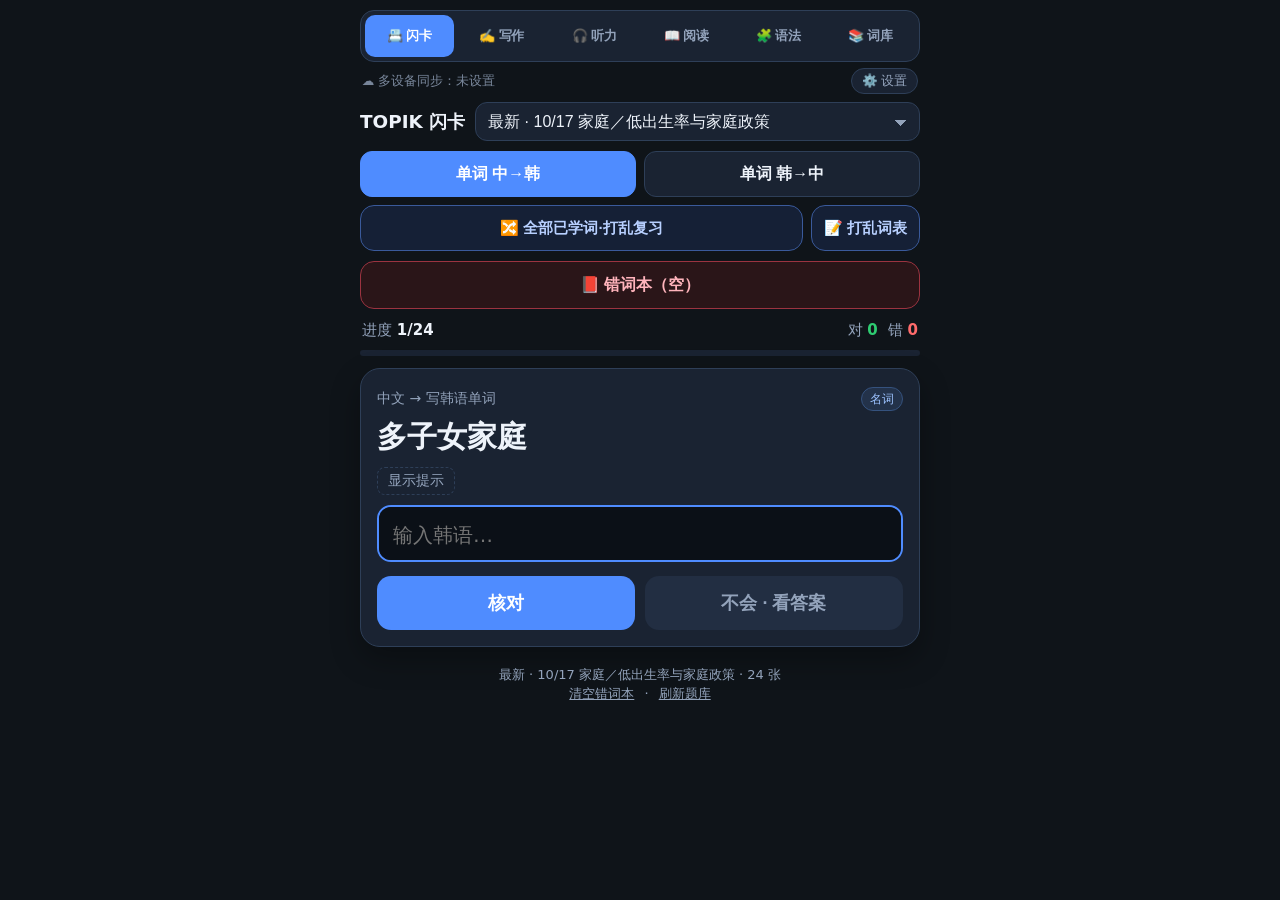
<file: index.html>
<!DOCTYPE html>
<html lang="zh-CN">
<head>
<meta charset="UTF-8">
<meta name="viewport" content="width=device-width, initial-scale=1, viewport-fit=cover">
<title>TOPIK 闪卡</title>
<meta name="theme-color" content="#0f1419">
<meta name="apple-mobile-web-app-capable" content="yes">
<meta name="mobile-web-app-capable" content="yes">
<meta name="apple-mobile-web-app-status-bar-style" content="black-translucent">
<meta name="apple-mobile-web-app-title" content="TOPIK闪卡">
<link rel="manifest" href="manifest.webmanifest">
<link rel="icon" type="image/png" href="icon-192.png">
<link rel="apple-touch-icon" href="apple-touch-icon.png">
<style>
:root{--bg:#0f1419;--card:#1a2332;--card2:#222e42;--ink:#eef3fa;--muted:#93a3bb;--accent:#4f8cff;--ok:#2ecc71;--bad:#ff6b6b;--warn:#f0c14b;--border:#2e3f58;}
*{box-sizing:border-box;-webkit-tap-highlight-color:transparent}
html{-webkit-text-size-adjust:100%;text-size-adjust:100%}
body{margin:0;min-height:100vh;min-height:100dvh;background:var(--bg);color:var(--ink);
  font-family:system-ui,-apple-system,"PingFang SC","Noto Sans SC","Apple SD Gothic Neo","Noto Sans KR","Malgun Gothic",sans-serif;
  font-size:17px;line-height:1.5;
  padding:calc(10px + env(safe-area-inset-top)) calc(12px + env(safe-area-inset-right)) calc(24px + env(safe-area-inset-bottom)) calc(12px + env(safe-area-inset-left));}
.wrap{max-width:560px;margin:0 auto}
header{display:flex;align-items:center;gap:10px;margin-bottom:10px}
header h1{font-size:1.15rem;margin:0;flex:0 0 auto}
header select{flex:1;min-width:0}
select{font-size:16px;padding:10px 12px;border-radius:12px;border:1px solid var(--border);background:var(--card);color:var(--ink);appearance:none;-webkit-appearance:none;
  background-image:linear-gradient(45deg,transparent 50%,var(--muted) 50%),linear-gradient(135deg,var(--muted) 50%,transparent 50%);
  background-position:calc(100% - 18px) 55%,calc(100% - 12px) 55%;background-size:6px 6px;background-repeat:no-repeat;padding-right:30px}
.modes{display:grid;grid-template-columns:1fr 1fr;gap:8px;margin-bottom:8px}
.modes button{min-height:46px;border:1px solid var(--border);background:var(--card);color:var(--ink);border-radius:12px;font-size:16px;font-weight:600}
.modes button.active{background:var(--accent);border-color:var(--accent);color:#fff}
.wrong-entry{display:block;width:100%;min-height:48px;margin:0 0 10px;border:1px solid #9b3340;background:#2a1518;color:#ffb4bc;border-radius:14px;font-size:16px;font-weight:800}
.shuf-entry{display:flex;gap:8px;margin:0 0 10px}.shuf-entry button{flex:1;min-height:46px;border-radius:14px;border:1px solid #3a5a9b;background:#152036;color:#b8d0ff;font-size:15px;font-weight:800}.shuf-entry button.on{background:#3a5a9b;color:#fff}.shuf-entry .lst{flex:0 0 auto;padding:0 12px}
#shufList{margin:0 0 12px}#shufList .tools{display:flex;flex-wrap:wrap;gap:6px;margin:8px 0}#shufList .tools button{min-height:40px;padding:0 10px;border-radius:10px}#shufList ol{padding-left:2.4em;margin:0;line-height:1.7;font-size:17px}#shufList li{border-bottom:1px solid var(--border);padding:4px 0}#shufList .k{font-weight:700;display:inline-block;min-width:7.5em;border-bottom:1px dashed transparent}#shufList.hk .k{border-bottom-color:var(--border)}#shufList .z{color:var(--muted);margin-left:.5em}#shufList.hk .k,#shufList.hz .z{visibility:hidden}
.gpanel{margin:0 0 10px;padding:12px}.gpanel .gh{display:flex;align-items:center;gap:8px;font-weight:800;margin-bottom:8px}.gpanel .gh span{flex:1}.gpanel .gh button{min-height:36px;padding:0 10px;border-radius:10px;font-size:13px}
.ggrid{display:grid;grid-template-columns:1fr 1fr;gap:6px}.ggrid button{min-height:58px;border-radius:12px;border:1px solid var(--border);background:var(--bg,#111);color:var(--ink);font-size:14px;line-height:1.3;padding:4px 6px;text-align:left}.ggrid button b{font-size:15px}.ggrid button small{display:block;color:var(--muted);font-size:12px}.ggrid button.cur{border-color:var(--accent);box-shadow:inset 0 0 0 2px var(--accent)}.ggrid button.done{border-color:#2f7a4f}.ggrid button.wide{grid-column:1/-1;min-height:46px}
.wdays .ggrid button.cur{border-color:#9b3340;box-shadow:inset 0 0 0 2px #9b3340}.wwl{margin:8px 0 0;padding:0;list-style:none;font-size:14px}.wwl li{border-bottom:1px solid var(--border);padding:5px 0}.wwl .n{color:var(--bad);font-weight:700}.wwl .d{color:var(--muted);font-size:12px}.wwl details{margin:0}.wwl summary{cursor:pointer;list-style:none}.wwl summary::-webkit-details-marker{display:none}.wwl .wdet{padding:4px 0 2px;font-size:12.5px;line-height:1.45;color:var(--muted)}.wwl .wdet .row{margin:3px 0}.wwl .wdet .k{font-weight:600;color:var(--muted)}.wwl .sk{color:var(--ok);font-weight:600;font-size:12px;margin-left:4px}
#shufList h4{margin:12px 0 4px;color:#b8d0ff}
@media print{body *{visibility:hidden}#shufList,#shufList *{visibility:visible}#shufList{position:absolute;left:0;top:0;color:#000}#shufList .tools{display:none}#shufList .z{color:#333}}
.ws-link{display:block;margin-top:8px;padding:10px 12px;border-radius:12px;border:1px solid var(--border);background:var(--card);color:var(--fg,#e8e8e8);text-decoration:none;font-weight:700;font-size:14.5px}
.wrong-entry.on{background:#9b3340;border-color:#9b3340;color:#fff}
.wrong-entry:disabled{opacity:.55;border-color:var(--border);background:var(--card);color:var(--muted)}
.bar{display:flex;align-items:center;gap:10px;color:var(--muted);font-size:15px;margin:4px 2px 8px}
.bar b{color:var(--ink)}
.bar .sp{flex:1}
.progress{height:6px;background:var(--card);border-radius:3px;overflow:hidden;margin-bottom:12px}
.progress i{display:block;height:100%;width:0;background:var(--accent);transition:width .25s}
.card{background:var(--card);border:1px solid var(--border);border-radius:20px;padding:18px 16px 16px;box-shadow:0 12px 30px rgba(0,0,0,.3)}
.label{color:var(--muted);font-size:14px;display:flex;align-items:center;gap:8px;margin-bottom:6px}
.label .tag{margin-left:auto;background:var(--card2);padding:2px 8px;border-radius:999px;font-size:12px}
.prompt{font-size:30px;font-weight:700;line-height:1.35;word-break:keep-all;overflow-wrap:anywhere;margin:4px 0 8px;min-height:1.4em}
.prompt.sent{font-size:22px;line-height:1.5}
.speak{border:none;background:var(--card2);color:var(--ink);border-radius:10px;font-size:18px;min-width:44px;min-height:40px;vertical-align:middle}
.hintline{min-height:24px;color:var(--muted);font-size:15px;margin-bottom:10px}
.hintline button{border:1px dashed var(--border);background:none;color:var(--muted);border-radius:8px;padding:4px 10px;font-size:14px}
textarea.answer{display:block;width:100%;font-size:20px;line-height:1.45;padding:14px;border-radius:14px;border:2px solid var(--border);background:#0b1017;color:var(--ink);outline:none;resize:none;font-family:inherit}
textarea.answer:focus{border-color:var(--accent)}
textarea.answer:disabled{opacity:.75}
.feedback{margin-top:12px;font-size:17px;line-height:1.55;word-break:keep-all;overflow-wrap:anywhere}
.feedback:empty{display:none}
.feedback .big{font-size:22px;font-weight:700;color:var(--ink)}
.feedback.ok .title{color:var(--ok);font-weight:700}
.feedback.bad .title{color:var(--bad);font-weight:700}
.feedback .sub{color:var(--muted);font-size:15px;margin-top:6px}
.feedback .teacher{margin-top:8px;padding:8px 10px;border-radius:10px;background:#2a2a1a;color:var(--warn);font-size:15px}
.actions{display:grid;grid-template-columns:1fr 1fr;gap:10px;margin-top:14px}
.actions button,.btn{min-height:54px;border:none;border-radius:14px;font-size:18px;font-weight:700;color:#fff;background:var(--card2)}
.actions button.full{grid-column:1/-1}
/* 错词本「专注练习」：操作栏贴底，答对后短暂显示 ✓ 再自动下一张 */
.actions.focus-sticky{position:sticky;bottom:calc(8px + env(safe-area-inset-bottom));z-index:25;margin-top:14px;padding:10px 8px 8px;background:var(--card);border:1px solid var(--border);border-radius:16px;box-shadow:0 -10px 28px rgba(0,0,0,.45)}
.bar .focus-chip{display:inline-block;background:#2a4a28;color:#b6f0a8;border:1px solid #3d6b3a;padding:2px 8px;border-radius:999px;font-size:12px;font-weight:800;letter-spacing:.02em}
.bar .focus-chip[hidden]{display:none}
body.focus-quiz .toast{bottom:calc(90px + env(safe-area-inset-bottom))}
/* 错词本专注：整页只留进度条+卡片+操作，隐藏上方 chrome */
body.wrong-focus #topnav,
body.wrong-focus #syncBar,
body.wrong-focus #bkTabs,
body.wrong-focus #flash > header,
body.wrong-focus #modes,
body.wrong-focus .shuf-entry,
body.wrong-focus #shufList,
body.wrong-focus #shufPanel,
body.wrong-focus #goWrong,
body.wrong-focus #wrongPanel,
body.wrong-focus #flash > footer{display:none!important}
.wrong-exit{display:none;width:100%;min-height:44px;margin:0 0 10px;border:1px solid #9b3340;background:#2a1518;color:#ffb4bc;border-radius:14px;font-size:15px;font-weight:800}
body.wrong-focus .wrong-exit{display:block}
body.wrong-focus .wrong-exit[hidden]{display:none}
/* 错词本专注：顶部一行日期芯片，按天切换练习（不占 #wrongPanel） */
.wrong-fdays{display:none;margin:0 0 8px;padding:0 0 2px;overflow-x:auto;-webkit-overflow-scrolling:touch;white-space:nowrap;scrollbar-width:none;-ms-overflow-style:none}
.wrong-fdays::-webkit-scrollbar{display:none}
body.wrong-focus .wrong-fdays{display:block}
body.wrong-focus .wrong-fdays[hidden]{display:none}
.wrong-fdays button{display:inline-block;vertical-align:middle;margin:0 5px 0 0;padding:5px 11px;min-height:32px;border:1px solid var(--border);background:var(--card);color:var(--muted);border-radius:999px;font-size:13px;font-weight:700;white-space:nowrap}
.wrong-fdays button.cur{border-color:#9b3340;color:#ffb4bc;background:#2a1518;box-shadow:inset 0 0 0 1px #9b334055}
.b-primary{background:var(--accent)!important}
.b-ok{background:#1f7a47!important}
.b-bad{background:#9b3340!important}
.b-ghost{background:var(--card2)!important;color:var(--muted)!important;font-weight:600!important}
.small{min-height:44px!important;font-size:15px!important}
.summary h2{margin:0 0 6px;font-size:24px}
.summary .nums{font-size:18px;margin-bottom:10px}
.list{margin:10px 0 0;padding:0;list-style:none;max-height:45vh;overflow:auto;border-top:1px solid var(--border)}
.list li{padding:8px 2px;border-bottom:1px solid var(--border);font-size:16px}
.list li .ko{font-weight:700}
.list li .zh{color:var(--muted)}
.empty{color:var(--muted);text-align:center;padding:28px 8px}
footer{color:var(--muted);font-size:13px;text-align:center;margin-top:18px}
footer button{background:none;border:none;color:var(--muted);text-decoration:underline;font-size:13px}
.toast{position:fixed;left:50%;bottom:calc(24px + env(safe-area-inset-bottom));transform:translateX(-50%);background:#000c;color:#fff;padding:10px 16px;border-radius:999px;font-size:15px;opacity:0;transition:opacity .2s;pointer-events:none}
.toast.show{opacity:1}
.label .tag.pos{background:#23324a;color:#9cc2ff;border:1px solid #35527e}
.posb{display:inline-block;font-size:12px;line-height:1.4;padding:1px 8px;border-radius:999px;background:#23324a;color:#9cc2ff;border:1px solid #35527e;font-weight:600;vertical-align:middle;white-space:nowrap}
details.wi{margin-top:12px;border:1px solid var(--border);border-radius:14px;background:#141c29;overflow:hidden}
details.wi>summary{list-style:none;cursor:pointer;padding:11px 12px;font-size:15px;font-weight:600;color:var(--muted);display:flex;align-items:center;gap:8px;min-height:44px}
details.wi>summary::-webkit-details-marker{display:none}
details.wi>summary::after{content:"▾";margin-left:auto;transition:transform .2s}
details.wi[open]>summary::after{transform:rotate(180deg)}
details.wi.hot{border-color:#7a3a45;background:#1e1a24;box-shadow:0 0 0 1px #7a3a4555 inset}
details.wi.hot>summary{color:#ffb3b3}
.wi .body{padding:0 12px 12px;font-size:15px;line-height:1.6;color:var(--ink);word-break:keep-all;overflow-wrap:anywhere}
.wi .row{margin-top:8px}
.wi .k{display:block;font-size:12.5px;color:var(--muted);font-weight:600;margin-bottom:2px;letter-spacing:.02em}
.wi .hj{font-size:17px;font-weight:700;color:#ffd98a}
.wi .tipbox{background:#2a2a1a;color:var(--warn);border-radius:10px;padding:7px 10px;margin-top:8px}
.wi .chips{display:flex;flex-wrap:wrap;gap:6px}
.wi .chip{background:var(--card2);border:1px solid var(--border);border-radius:10px;padding:3px 9px;font-size:14.5px}
.wi .chip b{font-weight:700}
.wi .chip span{color:var(--muted)}
.wi .chip.ant{border-color:#5b3a44}
.list li .mem{color:var(--ink);font-size:14.5px;margin-top:3px;opacity:.9}
.list li .mem .t{color:var(--warn)}

/* ---------- 顶部切换 + 写作 ---------- */
.topnav{display:grid;grid-template-columns:repeat(4,1fr);gap:6px;background:var(--card);border:1px solid var(--border);border-radius:14px;padding:4px;margin-bottom:10px}
.topnav button{min-height:42px;border:none;border-radius:10px;background:none;color:var(--muted);font-size:15px;font-weight:700;padding:0 2px;white-space:nowrap}
.topnav button.active{background:var(--accent);color:#fff}
.wtabs{display:grid;grid-template-columns:repeat(5,1fr);gap:5px;margin-bottom:10px}
.mlhint{margin:4px 0 2px;font-size:13.5px;color:var(--warn);background:#2a2a1a;border-radius:8px;padding:5px 8px}
.mlbox{margin-top:10px;border:1px solid #6b5a1e;background:#221f12;border-radius:10px;padding:8px 10px;font-size:14px}
.mlbox .mh{font-weight:700;color:var(--warn);margin-bottom:4px}
.mlit{border-top:1px dashed #4a4020;padding:6px 0 2px}.mlit:first-of-type{border-top:0}
.mlit .ma{color:var(--bad)}.mlit .mf{color:var(--ok)}.mlit .mc{color:var(--ink)}.mlit .mt{font-size:12px;color:var(--muted)}
.mlchip{display:inline-block;font-size:12px;padding:1px 7px;border-radius:999px;background:#3a3218;color:#f5d67a;margin:2px 4px 0 0}
.mtype{border:1px solid var(--border);border-radius:12px;margin:8px 0;background:var(--card)}
.mtype>summary{list-style:none;cursor:pointer;padding:10px 12px;display:flex;gap:8px;align-items:center;font-weight:700}
.mtype>summary::-webkit-details-marker{display:none}
.mtype .cnt{margin-left:auto;background:var(--bad);color:#fff;border-radius:999px;padding:1px 9px;font-size:13px}
.mtype .rule{padding:0 12px 6px;color:var(--warn);font-size:14.5px}
.mtype .ex{padding:6px 12px;border-top:1px solid var(--border);font-size:14px;cursor:pointer}
.mtype .ex .src{font-size:12.5px;color:var(--accent)}
.wtabs button{min-height:44px;border:1px solid var(--border);background:var(--card);color:var(--ink);border-radius:12px;font-size:14px;font-weight:600;padding:0 2px}
.wtabs button.active{background:var(--card2);border-color:var(--accent);color:#fff;box-shadow:0 0 0 1px var(--accent) inset}
.seg{display:flex;flex-wrap:wrap;gap:6px;margin:0 0 8px}
.seg button{flex:1 1 auto;min-height:38px;padding:0 10px;border:1px solid var(--border);background:var(--card);color:var(--muted);border-radius:999px;font-size:14.5px;font-weight:600}
.seg button.active{background:#23324a;border-color:#4f8cff;color:#cfe0ff}
.seg button:disabled{opacity:.4}
.wrow{display:flex;align-items:center;gap:8px;margin-bottom:10px}
.wrow select{flex:1;min-width:0;font-size:15px;padding:9px 30px 9px 10px}
.wrow label{color:var(--muted);font-size:14.5px;display:flex;align-items:center;gap:4px;white-space:nowrap}
.wrow input[type=checkbox]{width:20px;height:20px}
.qhead{display:flex;flex-wrap:wrap;align-items:center;gap:6px;margin-bottom:8px}
.qhead .no{font-size:20px;font-weight:800}
.badge{font-size:12px;padding:2px 8px;border-radius:999px;border:1px solid var(--border);background:var(--card2);color:var(--muted);white-space:nowrap}
.badge.real{background:#1d3326;border-color:#2f6b45;color:#8fe0ae}
.badge.rec{background:#33301d;border-color:#6b612f;color:#f0dc8f}
.badge.mock{background:#2d2340;border-color:#5a4585;color:#cbb6ff}
.qtitle{font-weight:700;margin:2px 0 6px;font-size:17px}
.passage{font-size:17.5px;line-height:1.85;background:#111926;border:1px solid var(--border);border-radius:14px;padding:12px 13px;word-break:keep-all;overflow-wrap:anywhere}
.passage .blank{display:inline-block;min-width:3.2em;text-align:center;padding:0 6px;margin:0 2px;border-radius:8px;background:#2b3b58;color:#ffd98a;font-weight:800;line-height:1.5}
.passage .blank.b{background:#3b2b4d;color:#e2c2ff}
.wfield{margin-top:12px}
.wfield .lab{font-weight:800;margin-bottom:4px;display:flex;align-items:center;gap:8px}
.wfield textarea{min-height:64px}
.reveal{margin-top:12px;border-top:1px dashed var(--border);padding-top:10px}
.reveal .ansbox{border:1px solid var(--border);border-radius:14px;padding:10px 12px;margin-top:10px;background:#141c29}
.reveal .ansbox .h{display:flex;align-items:center;gap:8px;font-weight:800;margin-bottom:4px}
.reveal .model{font-size:18px;font-weight:700;color:#bff0cf;line-height:1.55}
.reveal .model.alt{font-size:15.5px;font-weight:600;color:#cfe0ff}
.reveal .mine{font-size:15px;color:var(--muted);margin-top:4px}
.reveal .exp{font-size:15px;margin-top:6px;line-height:1.6}
.reveal .pat{display:inline-block;margin-top:6px;font-size:14px;background:#23324a;border:1px solid #35527e;color:#9cc2ff;border-radius:10px;padding:2px 9px}
.reveal .zh{font-size:15px;color:var(--ink);opacity:.92;line-height:1.7;background:#141c29;border-radius:12px;padding:10px 12px;margin-top:10px}
.reveal .note{font-size:14px;color:var(--warn);background:#2a2a1a;border-radius:10px;padding:7px 10px;margin-top:8px}
.marks{display:grid;grid-template-columns:repeat(3,1fr);gap:6px;margin-top:8px}
.marks button{min-height:40px;border:1px solid var(--border);background:var(--card2);color:var(--ink);border-radius:10px;font-size:15px;font-weight:700}
.marks button.on[data-m=full]{background:#1f7a47;border-color:#1f7a47}
.marks button.on[data-m=part]{background:#8a6d1f;border-color:#8a6d1f}
.marks button.on[data-m=none]{background:#9b3340;border-color:#9b3340}
.mk{font-size:12px;padding:1px 7px;border-radius:999px;font-weight:700}
.mk.full{background:#1f7a47;color:#fff}.mk.part{background:#8a6d1f;color:#fff}.mk.none{background:#9b3340;color:#fff}
.wnav{display:grid;grid-template-columns:1fr 1fr;gap:10px;margin-top:14px}
.cs{font-size:15.5px;line-height:1.65}
.cs h3{font-size:17px;margin:18px 0 8px;color:#cfe0ff}
.cs h3:first-child{margin-top:0}
.cs ol,.cs ul{padding-left:1.3em;margin:6px 0}
.cs li{margin:5px 0}
.cs code{font-family:inherit;background:#23324a;color:#ffd98a;border-radius:6px;padding:0 5px;white-space:nowrap}
.cs .tip{background:#2a2a1a;color:var(--warn);border-radius:10px;padding:8px 10px;font-size:14.5px}
.tbl{width:100%;border-collapse:collapse;font-size:14.5px;margin:6px 0}
.tbl th,.tbl td{border:1px solid var(--border);padding:6px 7px;vertical-align:top;text-align:left;word-break:keep-all;overflow-wrap:anywhere}
.tbl th{background:var(--card2);color:var(--muted);font-weight:700}
.tbl td:first-child{white-space:nowrap}
.tbl code{white-space:normal}
.tbl.f td:first-child{white-space:normal;min-width:6.5em}
.wlist li{display:flex;gap:8px;align-items:flex-start;cursor:pointer}
.wlist li .t{flex:1;min-width:0}
.wlist li .s{color:var(--muted);font-size:14px;overflow:hidden;text-overflow:ellipsis;white-space:nowrap}

/* ---------- 写作速查 v2 ---------- */
#wCheat.card{padding:12px 12px 14px}
.cs2{font-size:15.5px;line-height:1.65}
.cs2 .k{color:#ffd98a;font-weight:600}
.cs-search{position:relative;margin-bottom:8px}
.cs-search input{width:100%;font-size:16px;padding:11px 40px 11px 12px;border-radius:12px;border:1px solid var(--border);background:#0b1017;color:var(--ink);outline:none}
.cs-search input:focus{border-color:var(--accent)}
.cs-search button{position:absolute;right:4px;top:4px;bottom:4px;width:36px;border:none;background:none;color:var(--muted);font-size:16px}
.cs-tabs button{font-size:14px;min-height:40px}
.cs-lead{color:var(--muted);font-size:14px;margin:4px 2px 8px}
.cs-h{margin:14px 2px 6px;font-size:15px;color:#9cc2ff;letter-spacing:.02em}
.cs-empty{color:var(--muted);text-align:center;padding:20px}
.fms{display:flex;flex-direction:column;gap:8px}
.fm{background:#141c29;border:1px solid var(--border);border-radius:12px;padding:9px 11px}
.fm-l,.fm-r{display:flex;gap:8px;align-items:baseline}
.fm-r{margin-top:2px;font-weight:700}
.fm-tag{flex:0 0 auto;font-size:11.5px;font-weight:700;padding:1px 7px;border-radius:999px;background:#23324a;color:#9cc2ff}
.fm-tag.w{background:#1d3326;color:#8fe0ae}
.fm-ex{margin-top:5px;font-size:14.5px;color:var(--ink);opacity:.92;word-break:keep-all;overflow-wrap:anywhere}
.fm-src,.exsrc{display:inline-block;font-size:11.5px;color:var(--muted);border:1px solid var(--border);border-radius:999px;padding:0 7px;margin-left:4px;white-space:nowrap}
.cs2 mark,.wg mark{background:#4a3f12;color:#ffe9a6;border-radius:4px;padding:0 2px}
details.grp{border:1px solid var(--border);border-radius:14px;margin:8px 0;background:#141c29;overflow:hidden}
details.grp>summary{list-style:none;cursor:pointer;display:flex;align-items:center;gap:8px;padding:11px 12px;min-height:48px}
details.grp>summary::-webkit-details-marker,details.pc>summary::-webkit-details-marker{display:none}
details.grp>summary b{font-size:16px}
details.grp>summary .gd{color:var(--muted);font-size:13px;flex:1;min-width:0;overflow:hidden;text-overflow:ellipsis;white-space:nowrap}
details.grp>summary .gn{font-size:12px;background:var(--card2);border-radius:999px;padding:1px 8px;color:var(--muted)}
details.grp>summary::after{content:"▾";color:var(--muted);transition:transform .2s}
details.grp[open]>summary::after{transform:rotate(180deg)}
.grp-b{padding:0 8px 8px}
details.pc{border-top:1px solid var(--border)}
details.pc>summary{list-style:none;cursor:pointer;padding:10px 4px;display:flex;flex-direction:column;gap:1px}
details.pc>summary .pk{font-size:18px;font-weight:800;color:#fff;word-break:keep-all;overflow-wrap:anywhere}
details.pc>summary .pz{font-size:14px;color:var(--muted)}
details.pc[open]>summary .pk{color:#ffd98a}
.pb,.wgc{padding:2px 4px 10px;font-size:15px;line-height:1.65;word-break:keep-all;overflow-wrap:anywhere}
.pb .row,.wgc .row{margin-top:8px}
.rk{display:block;font-size:12.5px;color:var(--muted);font-weight:700;margin-bottom:1px}
.row.mem{background:#1b2436;border-radius:10px;padding:7px 9px}
.row.cue{background:#16271f;border-radius:10px;padding:7px 9px}
.row.err{background:#2a2a1a;color:var(--warn);border-radius:10px;padding:7px 9px}
.row.err .k{color:#ffe9a6}
.ex{border-left:3px solid #35527e;padding:2px 0 2px 9px;margin:4px 0 8px}
.exko{font-size:16px}
.exzh{color:var(--muted);font-size:14px}
.exsrc{margin-left:0}
.exsrc.self{border-style:dashed}
.exnote{font-size:13px;color:var(--warn)}
.hon{display:flex;flex-direction:column}
.hon-r{display:flex;flex-wrap:wrap;align-items:baseline;gap:4px 8px;padding:8px 4px;border-top:1px solid var(--border)}
.hon-r .hp{color:var(--muted)}
.hon-r .hh{font-weight:800;font-size:17px;color:#ffd98a}
.hon-r .hz{font-size:14px}
.hon-r .hn{flex-basis:100%;font-size:13px;color:var(--muted)}
.mst{background:#141c29;border:1px solid var(--border);border-radius:12px;padding:10px 11px;margin:8px 0}
.mst .mt{font-weight:800;font-size:16px}
.mst .md{font-size:14.5px;margin-top:3px}
.prs{list-style:none;padding:0;margin:6px 0 0}
.prs li{display:flex;flex-direction:column;padding:5px 0;border-top:1px dashed var(--border);font-size:15px}
.prs .x{color:#ff9b9b;text-decoration:line-through;text-decoration-color:#ff6b6b88}
.prs .o{color:#8fe0ae;font-weight:700}
.steps{padding-left:1.3em}.steps li{margin:6px 0}
/* ---------- 语法闪卡 ---------- */
.wg .prompt{font-size:24px}
.wg .prompt[lang=ko]{font-size:26px}
.wg .cueline{background:#16271f;border-radius:10px;padding:7px 10px;font-size:14.5px;margin:4px 0 10px}
.wg .fbx{margin-top:12px}
.wg .fbx .title{font-weight:800;font-size:18px}
.wg .fbx.ok .title{color:var(--ok)}.wg .fbx.bad .title{color:var(--bad)}
.wg .ansline{font-size:20px;font-weight:800;color:#ffd98a;margin-top:4px}
.wg .mine{color:var(--muted);font-size:14.5px}
.wg details.wi .body{padding-top:4px}
</style>
<link rel="stylesheet" href="assets/modules.css?v=20261016a">
</head>
<body>
<div class="wrap">
  <nav class="topnav n6" id="topnav">
    <button type="button" data-view="flash">📇 闪卡</button>
    <button type="button" data-view="writing">✍️ 写作</button>
    <button type="button" data-view="listening">🎧 听力</button>
    <button type="button" data-view="reading">📖 阅读</button>
    <button type="button" data-view="grammar">🧩 语法</button>
    <button type="button" data-view="bank">📚 词库</button>
  </nav>
  <div class="syncbar" id="syncBar"></div>
  <div id="flash">
  <header>
    <h1>TOPIK 闪卡</h1>
    <select id="deckSel" aria-label="选择题库"><option>加载中…</option></select>
  </header>
  <div class="modes" id="modes">
    <button data-mode="v_zh_ko">单词 中→韩</button>
    <button data-mode="v_ko_zh">单词 韩→中</button>
  </div>
  <div class="shuf-entry"><button type="button" id="goShuf">🔀 全部已学词·打乱复习</button><button type="button" class="lst" id="goShufList">📝 打乱词表</button></div>
  <div class="card" id="shufList" hidden></div>
  <div class="card gpanel" id="shufPanel" hidden></div>
  <button type="button" class="wrong-entry" id="goWrong" aria-label="重练错词">📕 错词本（0）</button>
  <div class="card gpanel wdays" id="wrongPanel" hidden></div>
  <button type="button" class="wrong-exit" id="wrongExit" hidden aria-label="退出错词本">‹ 退出错词本</button>
  <div class="wrong-fdays" id="wrongFocusDays" hidden aria-label="按日期练错词"></div>
  <div class="bar"><span>进度 <b id="prog">0/0</b></span><span class="focus-chip" id="focusChip" hidden>专注</span><span class="sp"></span><span>对 <b id="okN" style="color:var(--ok)">0</b></span><span>错 <b id="badN" style="color:var(--bad)">0</b></span></div>
  <div class="progress"><i id="progBar"></i></div>

  <div class="card" id="quiz">
    <div class="label"><span id="label"></span><span class="tag" id="tag" hidden></span></div>
    <div class="prompt" id="prompt"></div>
    <div class="hintline" id="hintline"></div>
    <textarea class="answer" id="answer" rows="1" autocomplete="off" autocorrect="off" autocapitalize="off" spellcheck="false" enterkeyhint="done"></textarea>
    <div class="feedback" id="fb"></div>
    <div class="actions" id="actions"></div>
  </div>

  <div class="card summary" id="summary" hidden></div>

  <footer>
    <div id="deckInfo"></div>
    <div><button id="shareCat" hidden>🔗 复制本题库链接</button> <button id="clearWrong">清空错词本</button> · <button id="reload">刷新题库</button></div>
  </footer>
  </div>
  <div id="writing" hidden>
    <div class="wpart" id="wpart"><button type="button" data-part="5152">51·52 句子填空</button><button type="button" data-part="5354">53·54 图表·议论文</button></div>
    <div class="wai-set"><span id="wAIStat"></span><button type="button" id="wAISet">⚙️ AI 判题</button></div>
    <div id="w5152">
    <div class="wtabs" id="wtabs">
      <button type="button" data-tab="cheat">速查</button>
      <button type="button" data-tab="prac">练习</button>
      <button type="button" data-tab="cards">语法闪卡</button>
      <button type="button" data-tab="wrong">错题</button>
      <button type="button" data-tab="mine">易错点</button>
    </div>
    <div class="card" id="wCheat"><div class="empty">加载中…</div></div>
    <div id="wPrac" hidden></div>
    <div id="wCards" hidden><div class="card empty">加载中…</div></div>
    <div class="card" id="wWrong" hidden></div>
    <div id="wMine" hidden></div>
    <footer><div id="wInfo"></div><div><button id="wClear">清空写作记录</button> · <button id="wReload">刷新题库</button></div></footer>
    </div>
    <div id="w54" hidden>
      <div class="mtabs n6" id="w54tabs"><button type="button" data-tab="cheat">速查</button><button type="button" data-tab="cards">闪卡</button><button type="button" data-tab="prac">真题</button><button type="button" data-tab="wrong">错题本</button><button type="button" data-tab="54tpl">原因模版</button><button type="button" data-tab="54types">54题型</button></div>
      <div id="w54Body"></div>
    </div>
  </div>
  <div id="reading" hidden>
    <div class="mtabs" id="rtabs"><button type="button" data-tab="prac">练习</button><button type="button" data-tab="mock">整套模拟</button><button type="button" data-tab="wrong">错题本</button><button type="button" data-tab="tips">题型攻略</button></div>
    <div id="rBody"></div>
    <footer><div>阅读真题：topik.go.kr 官方公开的全部 12 回 TOPIK II 读解（第35·36·37·41·47·52·60·64·83·91·96·102回）。第60·83·91·96回取自官方 PDF（83·91回为扫描版，OCR 后逐行对照原图校对），其余取自官网「기출문제 풀어보기」官方题目数据；答案以官方正答为准。42–43 等官方因版权未公开原文的题不收录。</div></footer>
  </div>
  <div id="listening" hidden>
    <div class="mtabs" id="ltabs"><button type="button" data-tab="guide">攻略</button><button type="button" data-tab="prac">真题练习</button><button type="button" data-tab="type">按题型练</button><button type="button" data-tab="wrong">错题本</button></div>
    <div id="lBody"></div>
    <footer><div>听力真题：TOPIK 官网公开的 TOPIK II 第96·83回 듣기（题目、官方正答、듣기 대본、MP3 按题切分）。96回대본为扫描版，OCR 后对照原 PDF 与音频逐句校对。</div></footer>
  </div>
  <div id="bank" hidden></div>
  <div id="grammar" hidden>
    <div class="mtabs n6 n7" id="gtabs"><button type="button" data-tab="list">语法表</button><button type="button" data-tab="cmp">易混组</button><button type="button" data-tab="drill">分类练</button><button type="button" data-tab="meaning">认意思</button><button type="button" data-tab="mcq">选择题</button><button type="button" data-tab="cards">闪卡</button><button type="button" data-tab="wrong">错题本</button></div>
    <div id="gBody"></div>
  </div>
</div>
<div class="toast" id="toast"></div>
<script src="assets/sync.js?v=20261014a"></script>
<script src="assets/wstat.js?v=20261014a"></script>
<script src="assets/accepted.js?v=20261007a"></script>
<script src="reading/reading.js?v=20261012b"></script>
<script src="listening/listening.js?v=20261010a"></script>
<script src="assets/ai.js?v=20261015g"></script>
<script src="writing/wai.js?v=20261015g"></script>
<script src="grammar/grammar.js?v=20261016a"></script>
<script src="assets/wsplit.js?v=20261015g"></script>
<script src="writing/tpl54cause.js?v=20261015g"></script>
<script src="writing/tpl54types.js?v=20261015g"></script>
<script src="writing/w5354.js?v=20261012b"></script>
<script src="assets/voice.js?v=20261009a"></script>
<script src="bank/bank.js?v=20261016a"></script>
<script>
(function(){
"use strict";
var $=function(id){return document.getElementById(id)};
var LS_MODE="topik.mode", LS_WRONG="topik.wrong.v1";
var MODE_INFO={
  v_zh_ko:{label:"中文 → 写韩语单词", ph:"输入韩语…", inLang:"ko", type:"v"},
  v_ko_zh:{label:"韩语 → 写中文意思", ph:"输入中文意思（可留空直接看答案）", inLang:"zh-CN", type:"v"}
};   /* 闪卡只练单词；语法见「🧩 语法」模块。旧的语法句模式/深链接回落到 单词 中→韩 */
var index=[], CATS=[], cache={}, WI={}, mode=localStorage.getItem(LS_MODE)||"v_zh_ko";
if(!MODE_INFO[mode]) mode="v_zh_ko";
var source="latest";            // "latest" | date | "cat-<slug>" | "all" | "wrong"
/* 深链接：?cat=taste  ?deck=2026-09-29  &mode=zh2ko|ko2zh（旧的 gko2zh|gzh2ko → zh2ko） */
var QS=(function(){var o={};location.search.replace(/^\?/,"").split("&").forEach(function(kv){if(!kv)return;var i=kv.indexOf("=");o[decodeURIComponent(i<0?kv:kv.slice(0,i))]=decodeURIComponent(i<0?"":kv.slice(i+1).replace(/\+/g," "))});return o})();
var MODE_ALIAS={zh2ko:"v_zh_ko",ko2zh:"v_ko_zh",gko2zh:"v_zh_ko",gzh2ko:"v_zh_ko",v_zh_ko:"v_zh_ko",v_ko_zh:"v_ko_zh",g_ko_zh:"v_zh_ko",g_zh_ko:"v_zh_ko"};
if(/^(writing-grammar|writing-5354|grammar-core)$/.test(String(QS.cat||"").toLowerCase())||/^grammar-/.test(String(QS.cat||"").toLowerCase())||QS.reading||QS.listening||QS.grammar||QS.writing||QS.bank){QS.cat=null;QS.mode=null}   // 写作语法闪卡：交给写作模块处理
if(QS.mode&&MODE_ALIAS[QS.mode]){mode=MODE_ALIAS[QS.mode];try{localStorage.setItem(LS_MODE,mode)}catch(e){}}
var wsF=(/^wrong$/i.test(QS.deck||"")&&(QS.cat||QS.min||QS.top))?{cat:QS.cat||"",min:Math.max(1,parseInt(QS.min,10)||1),top:parseInt(QS.top,10)||0}:null;   // 📊 错误统计：?deck=wrong&cat=动词&min=2 / &top=50
if(wsF){QS.cat=null}
var WS=window.TopikWStat||null;
if(QS.cat) source="cat-"+String(QS.cat).toLowerCase().replace(/[^a-z0-9-]/g,"");
else if(QS.deck) source=(/^(shuffle|shuf|all-shuffled)$/i.test(QS.deck)?"shuf":QS.deck);
var shufGroup=Math.max(0,parseInt(QS.group,10)||0);   // 0 = 自动选（上次/第一个没做完的组）
var wrongDate=(source==="wrong"&&!wsF&&QS.date&&/^(\d{4}-\d{2}-\d{2}|early)$/.test(QS.date))?QS.date:"";   // 错词本按日期练：""=全部错词
if(QS.cat||QS.deck||QS.list){try{localStorage.setItem("topik.view","flash")}catch(e){}}
var wantSource=source;
var pool=[], queue=[], pos=0, ok=0, bad=0, missed=[], written=[], state="idle", cur=null, isRedo=false;
var autoNextT=null, AUTO_NEXT_MS=1000, prevSource="";
window.addEventListener("topik-leave-flash",function(){clearAutoNext();document.body.classList.remove("wrong-focus","focus-quiz");var fd=$("wrongFocusDays");if(fd){fd.hidden=true;fd.innerHTML=""}});   // 错词本专注：答对后自动下一张
window.addEventListener("topik-enter-flash",function(){updateFocusUI()});
function focusOn(){return source==="wrong"}
function clearAutoNext(){if(autoNextT){clearTimeout(autoNextT);autoNextT=null}}
function scheduleAutoNext(){clearAutoNext();if(!focusOn())return;autoNextT=setTimeout(function(){autoNextT=null;next()},AUTO_NEXT_MS)}
function updateFocusUI(){
  var wrong=focusOn();
  document.body.classList.toggle("wrong-focus",wrong);
  var on=wrong&&state!=="done"&&!$("quiz").hidden;
  document.body.classList.toggle("focus-quiz",on);
  var box=$("actions"); if(box) box.classList.toggle("focus-sticky",on);
  var chip=$("focusChip"); if(chip) chip.hidden=!on;
  var ex=$("wrongExit"); if(ex) ex.hidden=!wrong;
  renderWrongFocusDays();
}
function rememberPrev(){if(source!=="wrong") prevSource=source}
function exitWrong(){
  clearAutoNext();
  var back=(prevSource&&prevSource!=="wrong")?prevSource:"latest";
  prevSource=""; source=back; wrongDate=""; wsF=null; QS.deck=null;
  syncURL(); renderDeckSel(); reload();
}

function esc(s){return String(s==null?"":s).replace(/[&<>"]/g,function(c){return{"&":"&amp;","<":"&lt;",">":"&gt;",'"':"&quot;"}[c]})}
function shuffle(a){a=a.slice();for(var i=a.length-1;i>0;i--){var j=Math.floor(Math.random()*(i+1)),t=a[i];a[i]=a[j];a[j]=t}return a}
function toast(msg){var t=$("toast");t.textContent=msg;t.classList.add("show");clearTimeout(toast._t);toast._t=setTimeout(function(){t.classList.remove("show")},1600)}
function bust(u){return u+(u.indexOf("?")<0?"?":"&")+"v="+Date.now()}
function getJSON(u){return fetch(bust(u),{cache:"no-store"}).then(function(r){if(!r.ok)throw new Error(r.status+" "+u);return r.json()})}
function mmdd(d){d=String(d||"");if(d.indexOf("cat-")===0){var c=catById(d);return c?(c.emoji?c.emoji+" ":"")+c.name:d.slice(4)}var p=d.split("-");return p.length<3?d:(+p[1])+"/"+(+p[2])}
function catById(id){for(var i=0;i<CATS.length;i++)if(CATS[i].id===id)return CATS[i];return null}
function todayStr(){var d=new Date();return d.getFullYear()+"-"+String(d.getMonth()+1).padStart(2,"0")+"-"+String(d.getDate()).padStart(2,"0")}

/* ---------- 错题本 ---------- */
function loadWrong(){try{return JSON.parse(localStorage.getItem(LS_WRONG))||{}}catch(e){return {}}}
function saveWrong(w){try{localStorage.setItem(LS_WRONG,JSON.stringify(w))}catch(e){}}
function cardKey(c){return c.t+"|"+c.ko}
function shDay(ts){return new Date((+ts||Date.now())+8*3600e3).toISOString().slice(0,10)}   // Asia/Shanghai 日期（无夏令时，固定 +8）
/* 每个错词的「哪天错的」：e.d={"2026-10-13":2,...}。旧记录没有 e.d：按 e.last 那天算 1 次，其余次数记为「早期」 */
function wrongDays(e){
  if(e&&e.d&&typeof e.d==="object"&&Object.keys(e.d).length) return e.d;
  var tot=0,o={}; Object.keys((e&&e.m)||{}).forEach(function(k){tot+=+e.m[k]||0}); tot=tot||1;
  if(e&&e.last){o[shDay(e.last)]=1;if(tot>1)o.early=tot-1}else o.early=tot;
  return o;
}
function dayLabel(d){return d==="early"?"早期":mmdd(d)}
var MASTER_N=3;   // 同一方向连续答对 N 次才移出错词本
function wrongStreak(e,m){return (e&&e.s&&e.s[m])||0}
function wrongActive(e,m){return !!(e&&e.m&&e.m[m]&&wrongStreak(e,m)<MASTER_N)}
function wrongActiveAny(e){if(!e||!e.m)return false;return Object.keys(e.m).some(function(k){return wrongActive(e,k)})}
function recordWrong(c){
  var w=loadWrong(),k=cardKey(c),e=w[k]||{t:c.t,ko:c.ko,zh:c.zh,hint:c.hint,ex:c.ex,exzh:c.exzh,point:c.point,date:c.date,m:{}};
  var d=Object.assign({},w[k]?wrongDays(e):{}),t=shDay(Date.now()); d[t]=(d[t]||0)+1; e.d=d;
  e.zh=c.zh; if(c.hint!=null)e.hint=c.hint; if(c.ex!=null)e.ex=c.ex; if(c.exzh!=null)e.exzh=c.exzh; if(c.point!=null)e.point=c.point; if(c.date!=null)e.date=c.date;
  INFO_KEYS.forEach(function(f){if(c[f]!=null)e[f]=c[f]});   // 保存词性/汉字/记忆法等，重练错词时能展开
  e.m=e.m||{}; e.m[mode]=(e.m[mode]||0)+1; e.s=e.s||{}; e.s[mode]=0; e.last=Date.now(); w[k]=e; saveWrong(w);
}
function recordRight(c){   // 答对：累计该方向连续正确；满 MASTER_N 才移出（历史错次 e.m 不减）
  var w=loadWrong(),k=cardKey(c),e=w[k]; if(!wrongActive(e,mode)) return 0;
  e.s=e.s||{}; e.s[mode]=(e.s[mode]||0)+1; saveWrong(w); return e.s[mode];
}
function wrongCards(m,day){   // day：只要这一天错过的词（两个方向都算）；已记熟(连续对满)的不算
  var w=loadWrong(),out=[];
  Object.keys(w).forEach(function(k){var e=w[k];if(e.t==="v"&&e.m&&(day?wrongActiveAny(e)&&wrongDays(e)[day]:wrongActive(e,m))){var c={t:e.t,ko:e.ko,zh:e.zh,hint:e.hint,ex:e.ex,exzh:e.exzh,point:e.point,date:e.date};INFO_KEYS.forEach(function(f){if(e[f]!=null)c[f]=e[f]});out.push(c)}});
  return out;
}

/* ---------- 匹配（仅 单词中→韩 自动核对） ---------- */
function norm(s){return ACC&&ACC.normalize?ACC.normalize(s):String(s||"").normalize("NFC").toLowerCase().replace(/[\s\u00a0\u3000]+/g,"").replace(/[.,!?;:'"`~()\[\]{}<>«»…·\-_\/\\\u2018\u2019\u201c\u201d\u3001-\u303f\uff00-\uff0f\uff1a-\uff20\uff3b-\uff40\uff5b-\uff65]/g,"")}
function variants(ans){
  var s=String(ans).replace(/[（(][^）)]*[）)]/g," ");
  var vs=(ACC&&ACC.answerVariants?ACC.answerVariants(s):[]).concat(s.split(/[、,，\/／;；|]| 或者 /).map(norm).filter(Boolean));
  vs.push(norm(ans)); vs.push(norm(s));
  return vs.filter(function(x,i,a){return x&&a.indexOf(x)===i});
}
function match(user,ans){var u=norm(user);if(!u)return false;return variants(ans).indexOf(u)>=0}

/* ---------- 词汇信息（词性/记忆法/近反义词） ---------- */
var INFO_KEYS=["pos","hanja","mem","tip","syn","ant","voice","pair"];
var VOICE=window.TopikVoice||{of:function(){return null},tagText:function(c,p){return p||""},rowHTML:function(){return ""},badge:function(){return ""},load:function(){return Promise.resolve()}};
function info(c){ // card fields win, wordinfo.json fills gaps (e.g. old 错题本 entries)
  if(!c||c.t!=="v") return null;
  var w=WI[c.ko]||{},o={},any=false;
  INFO_KEYS.forEach(function(k){var v=(c[k]!=null&&c[k]!==""&&!(Array.isArray(c[k])&&!c[k].length))?c[k]:w[k];if(v!=null&&v!==""){o[k]=v;if(!(Array.isArray(v)&&!v.length))any=true}});
  return any?o:null;
}
function posBadge(c){var i=info(c);return i&&i.pos?'<span class="posb">'+esc(i.pos)+"</span>"+" "+VOICE.badge({ko:c.ko,zh:c.zh,pos:i.pos,voice:i.voice}):""}
function chips(list,cls){
  return '<div class="chips">'+list.map(function(x){
    if(typeof x==="string") return '<span class="chip '+cls+'" lang="ko">'+esc(x)+"</span>";
    return '<span class="chip '+cls+'"><b lang="ko">'+esc(x.ko)+"</b>"+(x.zh?" <span>"+esc(x.zh)+"</span>":"")+"</span>";
  }).join("")+"</div>";
}
function vid(c){return "v:"+c.ko}   // 稳定卡片ID：单词卡按韩语词（各天/分类共用同一个ID）
var ACC=window.TopikAcc||{load:function(){return Promise.resolve()},alts:function(){return []},find:function(){return null},altsHTML:function(){return ""},okHTML:function(){return ""},copy:function(){}};
function infoHTML(c,open){
  var i=info(c), accH=c&&c.t==="v"?ACC.altsHTML(vid(c)):""; if(!i&&!accH) return "";
  var vr=i?VOICE.rowHTML({ko:c.ko,zh:c.zh,pos:i.pos,voice:i.voice,pair:i.pair}):"";   // 动词 自动/他动/被动/使动 + ↔ 对应词：答案里直接显示（不折叠）
  if(vr) vr='<div class="wi vc-ans">'+vr+"</div>";
  i=i||{};
  var b=accH;
  if(i.pos||i.hanja) b+='<div class="row">'+(i.pos?'<span class="posb">'+esc(i.pos)+"</span> ":"")+(i.hanja?'<span class="k" style="display:inline;margin-left:4px">汉字</span> <span class="hj">'+esc(i.hanja)+"</span>":"")+"</div>";
  if(i.mem) b+='<div class="row"><span class="k">🧠 记忆法</span>'+esc(i.mem)+"</div>";
  if(i.tip) b+='<div class="tipbox">⚠️ 易错：'+esc(i.tip)+"</div>";
  if(i.syn&&i.syn.length) b+='<div class="row"><span class="k">≈ 近义词 / 同类词</span>'+chips(i.syn,"syn")+"</div>";
  if(i.ant&&i.ant.length) b+='<div class="row"><span class="k">⇄ 反义词</span>'+chips(i.ant,"ant")+"</div>";
  return vr+'<details class="wi'+(open?" hot":"")+'" id="wi"'+(open?" open":"")+'><summary>📖 词性·记忆法·近反义词'+(accH?" · 也可以写":"")+'</summary><div class="body">'+b+"</div></details>";
}
function openInfo(){var d=$("wi");if(d){d.open=true;d.classList.add("hot");try{d.scrollIntoView({block:"nearest",behavior:"smooth"})}catch(e){}}}

/* ---------- 数据 ---------- */
function deckCards(d){
  var out=[];
  (d.vocab||[]).forEach(function(v){var c={t:"v",ko:v.ko,zh:v.zh,hint:v.hint,ex:v.ex,exzh:v.exzh,date:d.date};INFO_KEYS.forEach(function(k){if(v[k]!=null)c[k]=v[k]});out.push(c)});
  // 每日/分类 JSON 里的 grammar 句子不再进闪卡（只练单词）
  return out;
}
function loadDeck(date){
  if(cache[date]) return Promise.resolve(cache[date]);
  return getJSON("decks/"+date+".json").then(function(d){cache[date]=d;return d});
}
function loadWI(){return Promise.all([getJSON("wordinfo.json").then(function(w){WI=w||{}}).catch(function(){WI={}}),VOICE.load()])}
function loadIndex(){
  var cats=getJSON("decks/categories.json").then(function(c){CATS=c||[]}).catch(function(){CATS=[]});
  return Promise.all([getJSON("decks/index.json").then(function(ix){index=ix||[]}),cats]).then(renderDeckSel);
}
function renderDeckSel(){
  var sel=$("deckSel"),h=[],t=todayStr();
  if(index.length){
    var n=index[0];
    h.push('<option value="latest">'+(n.date===t?"今天":"最新")+" · "+mmdd(n.date)+(n.theme?" "+esc(n.theme):"")+"</option>");
    index.slice(1).forEach(function(e){h.push('<option value="'+e.date+'">'+mmdd(e.date)+(e.theme?" · "+esc(e.theme):"")+"</option>")});
  }
  if(index.length||CATS.length){
    if(CATS.length){
      h.push('<optgroup label="分类">');
      CATS.forEach(function(c){h.push('<option value="'+esc(c.id)+'">'+esc((c.emoji?c.emoji+" ":"")+c.name)+"（"+c.vocab+" 词）</option>")});
      h.push("</optgroup>");
    }
    h.push('<option value="all">全部混合（'+index.length+" 天"+(CATS.length?" + "+CATS.length+" 类":"")+"）</option>");
  }
  if(index.length||CATS.length) h.push('<option value="shuf">🔀 全部已学词·打乱复习（可续做）</option>');
  h.push('<option value="wrong">📕 错词本（'+wrongCards(mode).length+"）</option>");
  sel.innerHTML=h.join("");
  if(wantSource){source=wantSource;wantSource=null;if(source!=="latest"&&!Array.prototype.some.call(sel.options,function(o){return o.value===source}))toast("找不到这个题库，已打开最新一天")}
  sel.value=source; if(sel.value!==source){source="latest";sel.value="latest"}
  var sh=$("shareCat"); if(sh) sh.hidden=!(source.indexOf("cat-")===0||/^\d{4}-/.test(source));
  updateWrongEntry();
  var gs=$("goShuf"); if(gs){gs.classList.toggle("on",source==="shuf");gs.textContent=source==="shuf"?"🔀 打乱复习"+(shufGroup?" · 第"+shufGroup+"组":"")+" · 点此退出":"🔀 全部已学词·打乱复习"}
  if(source!=="shuf"&&$("shufPanel")) $("shufPanel").hidden=true;
}
function wrongDayGroups(){   // [{d,n}]，新的在前，「早期」最后（只计尚未记熟的）
  var w=loadWrong(),c={};
  Object.keys(w).forEach(function(k){var e=w[k];if(!wrongActiveAny(e)||e.t!=="v")return;Object.keys(wrongDays(e)).forEach(function(d){c[d]=(c[d]||0)+1})});
  return Object.keys(c).sort(function(a,b){return a==="early"?1:b==="early"?-1:a<b?1:-1}).map(function(d){return {d:d,n:c[d]}});
}
function renderWrongFocusDays(){   // 专注模式顶部一行：全部 + 各日期芯片（复用 wrongDayGroups）
  var el=$("wrongFocusDays"); if(!el) return;
  if(source!=="wrong"||wsF){el.hidden=true;el.innerHTML="";return}
  var G=wrongDayGroups(), all=wrongCards(mode).length;
  if(!all&&!G.length){el.hidden=true;el.innerHTML="";return}
  el.innerHTML='<button type="button" data-wd="" class="'+(wrongDate?"":"cur")+'">全部 '+all+'</button>'+
    G.map(function(g){return '<button type="button" data-wd="'+g.d+'" class="'+(wrongDate===g.d?"cur":"")+'">'+dayLabel(g.d)+" · "+g.n+"</button>"}).join("");
  el.hidden=false;
  el.onclick=function(e){var b=e.target.closest("button[data-wd]");if(!b)return;var d=b.getAttribute("data-wd")||"";if(d===wrongDate)return;wrongDate=d;syncURL();renderDeckSel();reload()};
}
function wrongDetHTML(e){   // 错词列表展开：词性/汉字/记忆法/易错/近反义词
  var c={t:"v",ko:e.ko,zh:e.zh}; INFO_KEYS.forEach(function(f){if(e[f]!=null)c[f]=e[f]});
  var i=info(c); if(!i) return '<div class="wdet"><span class="sub">暂无词性·记忆法（点开词练时会显示）</span></div>';
  var b="";
  if(i.pos||i.hanja) b+='<div class="row">'+(i.pos?'<span class="k">词性</span> '+esc(i.pos)+" ":"")+(i.hanja?'<span class="k">汉字</span> <span class="hj">'+esc(i.hanja)+"</span>":"")+"</div>";
  if(i.mem) b+='<div class="row"><span class="k">🧠 记忆法</span> '+esc(i.mem)+"</div>";
  if(i.tip) b+='<div class="row"><span class="k">⚠️ 易错</span> '+esc(i.tip)+"</div>";
  if(i.syn&&i.syn.length) b+='<div class="row"><span class="k">≈ 近/同类</span> '+chips(i.syn,"syn")+"</div>";
  if(i.ant&&i.ant.length) b+='<div class="row"><span class="k">⇄ 反义</span> '+chips(i.ant,"ant")+"</div>";
  return b?'<div class="wdet">'+b+"</div>":'<div class="wdet"><span class="sub">暂无详情</span></div>';
}
function renderWrongPanel(){
  var p=$("wrongPanel"); if(!p) return;
  if(source!=="wrong"){p.hidden=true;return}
  var stl='<a class="ws-link" href="?bank=stats">📊 错误统计 · 哪类词错得多 → 单独练</a>';
  if(wsF){p.innerHTML='<div class="gh"><span>'+esc(wsFLabel())+'（按错的次数从多到少）</span></div><div class="ggrid"><button type="button" class="wide" data-wd="x"><b>‹ 退出筛选，回到全部错词</b><small>两个方向都可以练：上面切换 中→韩 / 韩→中</small></button></div>'+stl;p.hidden=false;
    p.onclick=function(e){if(e.target.closest("button[data-wd]")){wsF=null;wrongDate="";syncURL();renderDeckSel();reload()}};return}
  var G=wrongDayGroups(), all=wrongCards(mode).length, w=loadWrong();
  var h='<div class="sub" style="margin:0 0 8px">答对不会马上移出；同一方向连续对 '+MASTER_N+' 次才算记熟</div>';
  h+='<div class="gh"><span>📅 按日期练错词</span></div><div class="ggrid">'+
    '<button type="button" class="wide'+(wrongDate?"":" cur")+'" data-wd=""><b>📕 全部错词（'+all+'）</b><small>当前方向：'+(mode==="v_ko_zh"?"韩→中":"中→韩")+'</small></button>'+
    G.map(function(g){return '<button type="button" data-wd="'+g.d+'" class="'+(wrongDate===g.d?"cur":"")+'"><b>'+dayLabel(g.d)+" 错了 "+g.n+" 个</b><small>"+(g.d==="early"?"旧记录（没有日期）":g.d)+"</small></button>"}).join("")+"</div>";
  var words=Object.keys(w).map(function(k){return w[k]}).filter(function(e){return wrongActiveAny(e)&&e.t==="v"&&(!wrongDate||wrongDays(e)[wrongDate])});
  words.forEach(function(e){var d=wrongDays(e);e._n=Object.keys(d).reduce(function(s,k){return s+(+d[k]||0)},0)});
  words.sort(function(a,b){return b._n-a._n||(b.last||0)-(a.last||0)});
  h+='<details style="margin-top:8px"><summary>📋 每个词错了几次（'+words.length+'）· 点词看详情</summary><ul class="wwl">'+words.map(function(e){var d=wrongDays(e), sk=wrongActive(e,mode)?wrongStreak(e,mode):0;
    var modes=Object.keys(e.m).filter(function(m){return wrongActive(e,m)}).map(function(m){return (m==="v_ko_zh"?"韩→中":"中→韩")+(wrongStreak(e,m)?" "+wrongStreak(e,m)+"/"+MASTER_N:"")}).join("/");
    return '<li><details><summary><b lang="ko">'+esc(e.ko)+"</b> "+esc(e.zh||"")+' <span class="n">×'+e._n+'</span>'+(wrongActive(e,mode)?'<span class="sk">连续对 '+sk+'/'+MASTER_N+'</span>':"")+'</summary><div class="d">'+Object.keys(d).sort(function(a,b){return a==="early"?1:b==="early"?-1:a<b?1:-1}).map(function(k){return dayLabel(k)+(d[k]>1?"×"+d[k]:"")}).join("、")+(modes?" · "+modes:"")+"</div>"+wrongDetHTML(e)+"</details></li>"}).join("")+"</ul></details>"+stl;
  p.innerHTML=h; p.hidden=false;
  p.onclick=function(e){var b=e.target.closest("button[data-wd]");if(!b)return;wrongDate=b.getAttribute("data-wd");syncURL();renderDeckSel();reload()};
}
function updateWrongEntry(){
  renderWrongPanel();
  var b=$("goWrong"); if(!b) return;
  var n=wrongCards(mode).length, on=source==="wrong";
  b.classList.toggle("on",on);
  b.disabled=false;
  b.textContent=on?("📕 正在练错词本"+(wrongDate?" · "+dayLabel(wrongDate):"")+"（"+(wrongDate?wrongCards(mode,wrongDate).length:n)+"）· 点此退出"):("📕 错词本 · 重练错词（"+n+"）");
  if(!n&&!on) b.textContent="📕 错词本（空）";
}
function getPool(){
  var type=MODE_INFO[mode].type;
  if(source==="wrong"&&wsF&&WS) return WS.ctx().then(function(X){var p=WS.pick(X,wsF);wsF.label=p.label;if(wsF.cat&&!p.cat)toast("找不到类别「"+wsF.cat+"」，改为全部错词");renderWrongPanel();return p.cards});
  if(source==="wrong") return Promise.resolve(wrongCards(mode,wrongDate));
  if(!index.length&&!CATS.length) return Promise.resolve([]);
  if(source==="shuf") return allLearned().then(function(all){var G=shufGroups(all);if(!shufGroup||shufGroup>G.length){shufGroup=shufDefault(G);syncURL()}renderShufPanel(G);return G.length?G[shufGroup-1].cards:[]});
  var dates = (source==="all") ? index.map(function(e){return e.date}).concat(CATS.map(function(c){return c.id}))
            : [source==="latest"?(index[0]||{}).date:source];
  return Promise.all(dates.map(loadDeck)).then(function(ds){
    var seen={},out=[];
    ds.forEach(function(d){deckCards(d).forEach(function(c){if(c.t!==type)return;var k=cardKey(c);if(seen[k])return;seen[k]=1;out.push(c)})});
    return out;
  });
}

/* ---------- 流程 ---------- */
/* topik.shuffle.v1：_order={t,id,k:[全部已学词 key，打乱一次后固定]}，每 100 个一组；
   "g.<模式>.<组号>"={t,oid,order,pos,ok,bad,missed,done,last:{ok,n,at}}。新发布的词追加到 _order 末尾（不打乱已有分组） */
var LS_SHUF="topik.shuffle.v1", GSZ=100;
function shufLoad(){try{return JSON.parse(localStorage.getItem(LS_SHUF))||{}}catch(e){return {}}}
function shufPut(o){try{localStorage.setItem(LS_SHUF,JSON.stringify(o))}catch(e){}}
var idxP=null;
function allLearned(){
  if(!index.length&&!CATS.length){idxP=idxP||loadIndex();return idxP.then(function(){return index.length||CATS.length?allLearned():[]})}
  var s=source;source="all";var p=getPool();source=s;return p}
function shufOrder(cards){
  var o=shufLoad(), od=o._order, keys=cards.map(cardKey);
  if(!keys.length) return (o._order&&Array.isArray(o._order.k))?o._order:{id:"",k:[]};
  if(!od||!Array.isArray(od.k)||!od.id){od={t:Date.now(),id:Date.now().toString(36),k:shuffle(keys)};o._order=od;shufPut(o);return od}
  var have={}; od.k.forEach(function(k){have[k]=1});
  var extra=keys.filter(function(k){return !have[k]});
  if(extra.length){od.k=od.k.concat(shuffle(extra));od.t=Date.now();o._order=od;shufPut(o)}
  return od;
}
function shufGroups(cards){
  var od=shufOrder(cards), by={}, G=[]; cards.forEach(function(c){by[cardKey(c)]=c});
  for(var i=0;i<od.k.length;i+=GSZ) G.push({n:G.length+1,from:i+1,to:Math.min(i+GSZ,od.k.length),cards:od.k.slice(i,i+GSZ).map(function(k){return by[k]}).filter(Boolean)});
  return G;
}
function gKey(n,m){return "g."+(m||mode)+"."+n}
function gProg(n){var o=shufLoad(),g=o[gKey(n)],od=o._order;return g&&od&&g.oid===od.id?g:null}
function shufDefault(G){
  var best=0,bt=-1; G.forEach(function(g){var p=gProg(g.n);if(p&&!p.done&&p.pos>0&&p.t>bt){bt=p.t;best=g.n}});
  if(best) return best;
  for(var i=0;i<G.length;i++){if(!(gProg(G[i].n)||{}).done) return G[i].n}
  return 1;
}
var shufG=[];
function renderShufPanel(G){
  if(G) shufG=G; G=shufG; var p=$("shufPanel"); if(!p) return;
  if(source!=="shuf"||!G.length){p.hidden=true;return}
  var tot=G.reduce(function(s,g){return s+g.cards.length},0);
  p.innerHTML='<div class="gh"><span>🔀 '+tot+' 词 · 每组 '+GSZ+' 个 · 共 '+G.length+' 组</span><button type="button" data-g="re">🔀 重新打乱分组</button></div><div class="ggrid">'+G.map(function(g){
    var pr=gProg(g.n)||{}, n=g.cards.length, st, acc="";
    if(pr.done){st="✓ 已完成";acc=pr.last&&pr.last.n?" · 正确率 "+Math.round(pr.last.ok/pr.last.n*100)+"%":""}
    else if(pr.pos>0){st="进行中 "+pr.pos+"/"+(pr.order||[]).length;var a=(pr.ok||0)+(pr.bad||0);acc=a?" · "+Math.round(pr.ok/a*100)+"%":""}
    else st=pr.last?"上次 "+Math.round(pr.last.ok/pr.last.n*100)+"%":"未开始";
    return '<button type="button" data-g="'+g.n+'" class="'+(g.n===shufGroup?"cur ":"")+(pr.done?"done":"")+'"><b>第'+g.n+"组</b> "+g.from+"–"+g.to+"<small>"+st+acc+"</small></button>"}).join("")+"</div>";
  p.hidden=false;
  p.onclick=function(e){var b=e.target.closest("button[data-g]");if(!b)return;var v=b.getAttribute("data-g");
    if(v==="re"){if(!confirm("重新打乱全部已学词并重新分组？各组进度会清零（错词本不受影响）。"))return;shufReset();return}
    shufGroup=+v;syncURL();renderDeckSel();reload();try{$("quiz").scrollIntoView({block:"nearest"})}catch(_){}};
}
function shufReset(){var o=shufLoad();Object.keys(o).forEach(function(k){if(k==="_order"||k.indexOf("g.")===0)delete o[k]});shufPut(o);shufGroup=1;var b=$("shufList");if(b){b._list=null}syncURL();reload().then(function(){if(b&&!b.hidden)renderShufList(false)})}
function shufSave(){
  if(source!=="shuf"||isRedo||!shufGroup) return;
  var o=shufLoad(),k=gKey(shufGroup),old=o[k]||{};
  o[k]={t:Date.now(),oid:(o._order||{}).id,order:queue.map(cardKey),pos:pos,ok:ok,bad:bad,missed:missed.map(cardKey),last:old.last};
  if(pos>=queue.length&&queue.length){o[k].done=true;o[k].last={ok:ok,n:queue.length,at:Date.now()}}
  shufPut(o);
}
function start(cards,redo,fresh){
  clearAutoNext(); isRedo=!!redo; queue=shuffle(cards); pos=0; ok=0; bad=0; missed=[]; written=[];
  if(source==="shuf"&&!redo){
    var sv=gProg(shufGroup), by={}; cards.forEach(function(c){by[cardKey(c)]=c});
    if(sv&&!fresh&&!sv.done&&sv.order&&sv.pos<sv.order.length){
      var q=sv.order.map(function(k){return by[k]}).filter(Boolean), have={}; q.forEach(function(c){have[cardKey(c)]=1});
      var extra=shuffle(cards.filter(function(c){return !have[cardKey(c)]}));   // 新发布的词：插到剩余部分里
      var done=Math.min(sv.pos,q.length), rest=shuffle(q.slice(done).concat(extra));
      queue=q.slice(0,done).concat(rest); pos=done; ok=sv.ok||0; bad=sv.bad||0;
      missed=(sv.missed||[]).map(function(k){return by[k]}).filter(Boolean);
      if(done) toast("第"+shufGroup+"组 · 接着上次进度："+(done+1)+"/"+queue.length);
    }
    shufSave(); renderShufPanel();
  }
  $("summary").hidden=true; $("quiz").hidden=false;
  if(!queue.length){
    $("quiz").hidden=true; var s=$("summary"); s.hidden=false;
    s.innerHTML='<div class="empty">'+(source==="wrong"?"错词本是空的 🎉<br>闪卡或词库答错的单词会出现在这里，可以单独重练。<br><span class=\"sub\">点上方「退出错词本」回到普通练习</span>":"这个题库里没有单词卡。")+"</div>";
    updateBar(); updateFocusUI(); return;
  }
  show();
}
function reload(){
  var info=$("deckInfo"); info.textContent="加载中…";
  return getPool().then(function(p){pool=p;start(pool);info.textContent=deckLabel()+" · "+pool.length+" 张"})
    .catch(function(e){info.textContent="加载失败："+e.message+"（下拉刷新重试）"});
}
function wsFLabel(){return wsF?"📊 "+(wsF.top?"高频错词 Top "+wsF.top:(wsF.label||"全部")+" · 错×"+wsF.min+"+"):""}
function deckLabel(){if(source==="wrong"&&wsF)return wsFLabel();var o=$("deckSel").selectedOptions[0];return (o?o.textContent:"")+(source==="shuf"&&shufGroup?" · 第"+shufGroup+"组":"")+(source==="wrong"&&wrongDate?" · "+dayLabel(wrongDate):"")}
function updateBar(){
  var n=queue.length,i=Math.min(pos+(state==="done"?0:1),n);
  var day=(source==="wrong"&&!wsF)?(" · "+(wrongDate?dayLabel(wrongDate):"全部")):"";
  $("prog").textContent=(n?i:0)+"/"+n+day; $("okN").textContent=ok; $("badN").textContent=bad;
  $("progBar").style.width=(n?(pos/n*100):0)+"%";
}
function setActions(list){
  updateFocusUI();
  $("actions").innerHTML=list.map(function(b,i){return '<button type="button" data-i="'+i+'" class="'+(b.cls||"")+'">'+b.text+"</button>"}).join("");
  $("actions").onclick=function(e){var el=e.target.closest("button[data-i]");if(el) list[+el.getAttribute("data-i")].fn()};
}
function canSpeak(){return "speechSynthesis" in window}
function speak(t){if(!canSpeak())return;try{speechSynthesis.cancel();var u=new SpeechSynthesisUtterance(t);u.lang="ko-KR";u.rate=.9;speechSynthesis.speak(u)}catch(e){}}
function autosize(){var a=$("answer");a.style.height="auto";a.style.height=Math.max(a.scrollHeight,54)+"px"}

function show(){
  shufSave();
  if(pos>=queue.length) return finish();
  state="ask"; cur=queue[pos];
  var mi=MODE_INFO[mode], koPrompt=(mode==="v_ko_zh"||mode==="g_ko_zh");
  $("label").textContent=mi.label+(source==="all"||source==="shuf"||source==="wrong"?" · "+mmdd(cur.date||""):"");
  var tag=$("tag"), ci=info(cur); tag.className="tag"; tag.title="";
  if(cur.point){tag.hidden=false;tag.textContent=cur.point}
  else if(ci&&(ci.pos||VOICE.of({ko:cur.ko,zh:cur.zh,pos:ci.pos,voice:ci.voice}))){   // 中→韩：题目上就显示「动词·他动」，区分 끝나다/끝내다 这类词
    var vv=VOICE.of({ko:cur.ko,zh:cur.zh,pos:ci.pos,voice:ci.voice,pair:ci.pair});
    tag.hidden=false;tag.className="tag pos"+(vv?" vc":"");tag.textContent=vv?VOICE.tagText({ko:cur.ko,zh:cur.zh,pos:ci.pos,voice:ci.voice},ci.pos):ci.pos;
    tag.title=vv?VOICE.LONG[vv.voice]:"";
  }
  else tag.hidden=true;
  var p=$("prompt"); p.className="prompt"+(cur.t==="g"?" sent":"");
  p.setAttribute("lang",koPrompt?"ko":"zh-CN");
  p.innerHTML=esc(koPrompt?cur.ko:cur.zh)+(koPrompt&&canSpeak()?' <button class="speak" id="spk" aria-label="朗读">🔊</button>':"");
  if($("spk")) $("spk").onclick=function(){speak(cur.ko)};
  var hl=$("hintline"); hl.innerHTML="";
  if(mode==="v_zh_ko"&&cur.hint){hl.innerHTML='<button id="hintBtn">显示提示</button>';$("hintBtn").onclick=function(){hl.textContent="提示："+cur.hint}}
  else if(mode==="g_zh_ko"&&cur.point){hl.textContent="目标语法："+cur.point}
  var a=$("answer"); a.value=""; a.disabled=false; a.placeholder=mi.ph; a.setAttribute("lang",mi.inLang);
  a.rows=cur.t==="g"?2:1; autosize();
  $("fb").className="feedback"; $("fb").innerHTML="";
  if(mode==="v_zh_ko") setActions([{text:"核对",cls:"b-primary",fn:check},{text:"不会 · 看答案",cls:"b-ghost",fn:giveUp}]);
  else setActions([{text:"看参考答案",cls:"b-primary full",fn:check}]);
  updateBar(); updateFocusUI();
  try{a.focus({preventScroll:true})}catch(e){a.focus()}
}
function exLine(){
  var s="";
  if(cur.t==="v"&&cur.ex) s+='<div class="sub" lang="ko">例句：'+esc(cur.ex)+"</div>"+(cur.exzh?'<div class="sub">　　　'+esc(cur.exzh)+"</div>":"");
  return s;
}
function refHTML(){ // reference answer for current direction
  var toKo=(mode==="v_zh_ko"||mode==="g_zh_ko");
  return '<div class="big" lang="'+(toKo?"ko":"zh-CN")+'">'+esc(toKo?cur.ko:cur.zh)+"</div>";
}
function check(){
  if(state!=="ask") return;
  var a=$("answer"), user=a.value.trim(), fb=$("fb");
  if(mode==="v_zh_ko"){
    if(!user){toast("先输入韩语再核对");a.focus();return}
    a.disabled=true;
    if(match(user,cur.ko)){ grade(true,true); return; }
    var alt=ACC.find(vid(cur),user,match);
    if(alt){ grade(true,true,alt); return; }
    state="wrong1";
    fb.className="feedback bad";
    fb.innerHTML='<div class="title">✗ 拼写不对</div>你写的：<span lang="ko">'+esc(user)+"</span><br>正确："+refHTML()+exLine()+infoHTML(cur,true);
    setActions([{text:"✏️ 再写一次",cls:"b-primary",fn:retry},{text:"下一张",cls:"",fn:function(){grade(false)}},
      {text:ACC.BTN||"📋 复制给老师",cls:"b-ghost small full acc-copy",fn:function(){askTeacher(user)}},
      {text:"其实我写对了（算对）",cls:"b-ghost small full",fn:function(){grade(true)}}]);
    if(canSpeak()) speak(cur.ko);
    return;
  }
  // 自判模式：韩→中（单词/句子）、句子中→韩
  a.disabled=true; state="judge";
  if(user) written.push({zh:cur.zh,point:cur.point,mine:user,ref:cur.ko});
  fb.className="feedback";
  var h=(user?'你写的：<span lang="'+MODE_INFO[mode].inLang+'">'+esc(user)+"</span><br>":"")+"参考："+refHTML()+exLine();
  if(mode==="g_zh_ko"){
    h+='<div class="sub">此模式不自动判分：语法用对、意思一致就算对。</div>';
    if(user) h+='<div class="teacher">✍️ 写好的句子可以发给韩语老师批改</div>';
  } else h+='<div class="sub">意思接近就算对，翻译没有唯一标准。</div>';
  if(cur.t==="v") h+=infoHTML(cur,false);
  fb.innerHTML=h;
  var acts=[{text:"✓ 对",cls:"b-ok",fn:function(){grade(true)}},{text:"✗ 不对",cls:"b-bad",fn:function(){
    if(cur.t==="v"&&$("wi")){ // show the info panel prominently before moving on
      bad++;missed.push(cur);recordWrong(cur);if(WS)WS.rec(cur,mode,false);if(source==="wrong")updateWrongEntry();state="wrong2";updateBar();openInfo();
      setActions([{text:"记住了，下一张",cls:"b-primary full",fn:next}]);
    } else grade(false);
  }}];
  if(mode==="g_zh_ko"&&user) acts.push({text:"复制我的句子",cls:"b-ghost small full",fn:function(){copy(user)}});
  setActions(acts);
}
function giveUp(){
  if(state!=="ask") return;
  var user=$("answer").value.trim();
  if(mode!=="v_zh_ko"){ check(); return; }
  $("answer").disabled=true; state="wrong1";
  var fb=$("fb"); fb.className="feedback bad";
  fb.innerHTML='<div class="title">答案</div>'+refHTML()+exLine()+infoHTML(cur,true);
  setActions([{text:"✏️ 再写一次",cls:"b-primary",fn:retry},{text:"记住了，下一张",cls:"",fn:function(){grade(false)}}]);
  if(canSpeak()) speak(cur.ko);
}
function retry(){
  state="ask"; var a=$("answer"); a.disabled=false; a.value=""; $("fb").innerHTML="";
  setActions([{text:"核对",cls:"b-primary",fn:check},{text:"不会 · 看答案",cls:"b-ghost",fn:giveUp}]);
  a.focus();
}
function askTeacher(user){
  var d=cur.date||"", L=deckLabel();
  ACC.copy({deck:"单词 中→韩 · "+(source==="all"||source==="shuf"||source==="wrong"?L+" → "+mmdd(d):L)+(d?"（"+d+"）":""),id:vid(cur),zh:cur.zh,ans:cur.ko,mine:user});
}
function grade(right,auto,alt){
  var stN=0;
  if(right){ok++;stN=recordRight(cur)} else {bad++;missed.push(cur);recordWrong(cur)}
  if(WS) WS.rec(cur,mode,!!right);
  if(source==="wrong"||stN) updateWrongEntry();
  if(auto){
    state="right"; var fb=$("fb"); fb.className="feedback ok";
    var rm="";
    if(stN>=MASTER_N) rm='<div class="sub">已记熟，移出错词本（再答错会重新记入）</div>';
    else if(stN>0) rm='<div class="sub">连续对 '+stN+'/'+MASTER_N+' · 再对 '+(MASTER_N-stN)+' 次才移出</div>';
    fb.innerHTML=(alt?ACC.okHTML(alt,cur.ko)+'<div class="sub">你写的：<span lang="ko">'+esc($("answer").value.trim())+"</span></div>":'<div class="title">✓ 正确！</div>'+refHTML())+rm+exLine()+infoHTML(cur,false);
    setActions([{text:"下一张",cls:"b-primary full",fn:next}]);
    updateBar(); focusNextBtn();
    if(focusOn()) scheduleAutoNext();
    return;
  }
  next();
}
function focusNextBtn(){var b=$("actions").querySelector("button");if(b)b.focus()}
function next(){clearAutoNext();pos++;show()}
function copy(t){
  var done=function(){toast("已复制")};
  if(navigator.clipboard&&window.isSecureContext){navigator.clipboard.writeText(t).then(done,function(){fallback()})}else fallback();
  function fallback(){var ta=document.createElement("textarea");ta.value=t;ta.setAttribute("readonly","");ta.style.position="fixed";ta.style.opacity="0";document.body.appendChild(ta);ta.select();try{document.execCommand("copy");done()}catch(e){toast("复制失败，请长按手动复制")}document.body.removeChild(ta)}
}
function finish(){
  clearAutoNext(); state="done"; updateBar(); updateFocusUI(); $("progBar").style.width="100%";
  $("quiz").hidden=true; var s=$("summary"); s.hidden=false;
  var n=queue.length, pct=n?Math.round(ok/n*100):0;
  var h='<h2>'+(source==="shuf"?"第"+shufGroup+"组 · ":"")+(isRedo?"错题重练结束":"本轮结束")+'</h2><div class="nums">共 '+n+' 张 · <span style="color:var(--ok)">对 '+ok+'</span> · <span style="color:var(--bad)">错 '+bad+"</span> · 正确率 "+pct+"%</div>";
  var acts=[];
  if(missed.length) h+='<div class="sub" style="color:var(--muted)">本轮错题（已记入错题本）：</div><ul class="list">'+missed.map(function(c){var i=info(c)||{};return '<li><span class="ko" lang="ko">'+esc(c.ko)+"</span> "+posBadge(c)+'<br><span class="zh">'+esc(c.zh)+(c.point?" · "+esc(c.point):"")+"</span>"+
    (i.mem?'<div class="mem">🧠 '+esc(i.mem)+"</div>":"")+(i.tip?'<div class="mem t">⚠️ '+esc(i.tip)+"</div>":"")+"</li>"}).join("")+"</ul>";
  if(mode==="g_zh_ko"&&written.length){
    h+='<div class="teacher" style="margin-top:12px;padding:8px 10px;border-radius:10px;background:#2a2a1a;color:var(--warn)">✍️ 本轮写了 '+written.length+' 句，可以一键复制发给韩语老师批改</div>';
  }
  h+='<div class="actions" id="sumActs"></div>';
  s.innerHTML=h;
  var SG=source==="shuf";
  if(missed.length) acts.push({text:(SG?"只练本组错题":"只练错题")+"（"+missed.length+"）",cls:"b-bad full",fn:function(){start(missed.slice(),true)}});
  if(SG&&!isRedo) renderShufPanel();
  if(SG&&shufGroup<shufG.length) acts.push({text:"下一组 → 第"+(shufGroup+1)+"组",cls:"b-primary full",fn:function(){shufGroup++;syncURL();renderDeckSel();reload()}});
  acts.push({text:SG?"🔀 本组再来一轮":"再来一轮",cls:SG?"":"b-primary",fn:function(){start(pool,false,true)}});
  if(source==="wrong") acts.push({text:"‹ 退出错词本",cls:"b-primary full",fn:exitWrong});
  else acts.push({text:"📕 错词本（"+wrongCards(mode).length+"）",cls:"b-bad"+(missed.length?"":" full"),fn:function(){rememberPrev();source="wrong";wrongDate="";syncURL();renderDeckSel();reload()}});
  if(mode==="g_zh_ko"&&written.length) acts.push({text:"复制本轮句子",cls:"b-ghost full",fn:function(){
    copy(written.map(function(w,i){return (i+1)+". "+w.zh+(w.point?"（"+w.point+"）":"")+"\n我写的："+w.mine}).join("\n\n"))}});
  var box=$("sumActs");
  box.innerHTML=acts.map(function(b,i){return '<button type="button" data-i="'+i+'" class="'+b.cls+'">'+b.text+"</button>"}).join("");
  box.onclick=function(e){var el=e.target.closest("button[data-i]");if(el)acts[+el.getAttribute("data-i")].fn()};
  renderDeckSel();
}

/* ---------- 事件 ---------- */
function setMode(m){
  mode=m; localStorage.setItem(LS_MODE,m); if(QS.mode){QS.mode=null;syncURL()}
  Array.prototype.forEach.call(document.querySelectorAll("#modes button"),function(b){b.classList.toggle("active",b.getAttribute("data-mode")===m)});
  renderDeckSel(); reload();
}
$("modes").addEventListener("click",function(e){var b=e.target.closest("button[data-mode]");if(b)setMode(b.getAttribute("data-mode"))});
function deckURL(){
  var base=location.origin+location.pathname, q="";
  if(source==="wrong"&&wsF) q="?deck=wrong"+(wsF.cat?"&cat="+encodeURIComponent(wsF.cat):"")+(wsF.min>1?"&min="+wsF.min:"")+(wsF.top?"&top="+wsF.top:"");
  else if(source==="wrong") q="?deck=wrong"+(wrongDate?"&date="+wrongDate:"");
  else if(source==="shuf") q="?deck=shuffle"+(shufGroup?"&group="+shufGroup:"");
  else if(source.indexOf("cat-")===0) q="?cat="+encodeURIComponent(source.slice(4));
  else if(/^\d{4}-\d{2}-\d{2}$/.test(source)) q="?deck="+source;
  return base+q;
}
function syncURL(){try{var u=deckURL();var m=QS.mode?(u.indexOf("?")<0?"?":"&")+"mode="+encodeURIComponent(QS.mode):"";history.replaceState(null,"",u+(u.indexOf("?")<0?"":m)+location.hash)}catch(e){}}
$("deckSel").addEventListener("change",function(){var v=this.value;if(v==="wrong")rememberPrev();source=v;wrongDate="";wsF=null;QS.mode=null;syncURL();renderDeckSel();reload()});
$("shareCat").onclick=function(){copy(deckURL())};
$("goShuf").onclick=function(){
  if(source==="shuf"){source="latest";syncURL();renderDeckSel();reload();return}
  source="shuf";shufGroup=0;QS.deck=null;QS.mode=null;$("shufList").hidden=true;syncURL();renderDeckSel();reload();
};
var slHide="";
function renderShufList(re){
  var box=$("shufList");
  var go=function(){
    var L=box._list; if(!L||re){L=box._list=shufGroups(box._all||[])}
    box.className="card"+(slHide?" h"+slHide:"");
    var tot=L.reduce(function(s,g){return s+g.cards.length},0);
    box.innerHTML='<b>📝 全部已学词 · 打乱词表（'+tot+' 词 · '+L.length+' 组，和打乱复习同一分组）</b><div class="tools"><button type="button" data-s="">韩+中</button><button type="button" data-s="k">遮韩语（看中文写韩语）</button><button type="button" data-s="z">遮中文</button><button type="button" data-s="re">🔀 重新打乱分组</button><button type="button" data-s="pr">🖨️ 打印</button><button type="button" data-s="x">关闭</button></div>'+
      L.map(function(g){return '<h4>第'+g.n+"组（"+g.from+"–"+g.to+'）<button type="button" data-s="g'+g.n+'" style="margin-left:6px;min-height:32px;border-radius:8px">练这组</button></h4><ol start="'+g.from+'">'+g.cards.map(function(c){return '<li><span class="k" lang="ko">'+esc(c.ko)+'</span><span class="z">'+esc(c.zh)+"</span></li>"}).join("")+"</ol>"}).join("");
    box.onclick=function(e){var b=e.target.closest("button[data-s]");if(!b)return;var v=b.getAttribute("data-s");
      if(v==="x"){box.hidden=true;try{history.replaceState(null,"",deckURL()+location.hash)}catch(_){}return}
      if(v==="pr"){window.print();return} if(v==="re"){if(confirm("重新打乱全部已学词并重新分组？各组进度会清零（错词本不受影响）。"))shufReset();return}
      if(/^g\d+$/.test(v)){box.hidden=true;source="shuf";shufGroup=+v.slice(1);syncURL();renderDeckSel();reload();return} slHide=v;box.className="card"+(v?" h"+v:"")};
  };
  box.hidden=false;
  if(box._all){go();return}
  box.innerHTML="加载中…";
  allLearned().then(function(a){box._all=a;go()});
}
$("goShufList").onclick=function(){var b=$("shufList");if(!b.hidden){b.hidden=true;return}renderShufList(false)};
if(QS.list==="shuffle"||QS.list==="1") setTimeout(function(){if(QS.hide==="ko")slHide="k";if(QS.hide==="zh")slHide="z";renderShufList(false)},0);
$("answer").addEventListener("input",autosize);
$("answer").addEventListener("keydown",function(e){
  if(e.key==="Enter"&&!e.shiftKey&&!e.isComposing&&e.keyCode!==229){e.preventDefault();e.stopPropagation();if(state==="ask")check()}
});
document.addEventListener("keydown",function(e){
  if(e.key==="Enter"&&state!=="ask"&&!$("flash").hidden&&document.activeElement.tagName!=="BUTTON"){var b=$("actions").querySelector("button");if(b&&!$("quiz").hidden){e.preventDefault();b.click()}}
});
$("clearWrong").onclick=function(){if(confirm("确定清空所有错词记录？")){saveWrong({});wrongDate="";renderDeckSel();if(source==="wrong")reload();toast("已清空")}};
$("goWrong").onclick=function(){
  if(source==="wrong"){exitWrong();return}
  if(!wrongCards(mode).length){toast("错词本是空的，去练新卡吧");updateWrongEntry();return}
  rememberPrev();source="wrong";wrongDate="";wsF=null;QS.deck=null;syncURL();renderDeckSel();reload();
};
$("wrongExit").onclick=function(){exitWrong()};
$("reload").onclick=function(){cache={};Promise.all([loadIndex(),loadWI(),ACC.load(true)]).then(reload)};

Array.prototype.forEach.call(document.querySelectorAll("#modes button"),function(b){b.classList.toggle("active",b.getAttribute("data-mode")===mode)});
Promise.all([loadIndex(),loadWI(),ACC.load()]).then(reload).catch(function(e){$("deckInfo").textContent="题库加载失败："+e.message});
})();
</script>
<script>
/* ---------- 写作 51·52 ---------- */
(function(){
"use strict";
var $=function(id){return document.getElementById(id)};
var LS_VIEW="topik.view", LS_W="topik.writing.v1", LS_WO="topik.writing.opts";
var Q=[], byId={}, cheatLoaded=false, loaded=false, order=[], idx=0, revealed=false, wrongOnly=false;
var opts=load(LS_WO,{no:"all",src:"all",rnd:false,tab:"cheat",cur:null});
if(opts.part!=="5354")opts.part="5152";   // 写作分两部分：51·52（本模块）/ 53·54（writing/w5354.js）
var st=load(LS_W,{marks:{}}); st.marks=st.marks||{};
if(st.drafts){delete st.drafts;try{localStorage.setItem(LS_W,JSON.stringify(st))}catch(e){}}   // 不再保存草稿：每次打开题目都是空白
var drafts={}, LOG={types:{},entries:[]}, aiRes={}, AIL=[];   // aiRes：本次打开这道题的 🤖 AI 评分（换题清空）；AIL：本机保存的 AI 评分记录（writing/wai.js）
function WAI(){return window.TopikWAI||null}
function loadAIL(){AIL=WAI()?WAI().list51():[]}
loadAIL();   // drafts 只在当前这道题的会话内存里；LOG = writing/mylog.json（老师整理的个人易错记录）
function load(k,d){try{var v=JSON.parse(localStorage.getItem(k));return v&&typeof v==="object"?v:d}catch(e){return d}}
function save(){try{localStorage.setItem(LS_W,JSON.stringify(st));localStorage.setItem(LS_WO,JSON.stringify(opts))}catch(e){}}
function esc(s){return String(s==null?"":s).replace(/[&<>"]/g,function(c){return{"&":"&amp;","<":"&lt;",">":"&gt;",'"':"&quot;"}[c]})}
function shuffle(a){a=a.slice();for(var i=a.length-1;i>0;i--){var j=Math.floor(Math.random()*(i+1)),t=a[i];a[i]=a[j];a[j]=t}return a}
function toast(m){var t=$("toast");t.textContent=m;t.classList.add("show");clearTimeout(toast._t);toast._t=setTimeout(function(){t.classList.remove("show")},1600)}
function copy(t){
  var done=function(){toast("已复制，可以粘贴发给老师")};
  if(navigator.clipboard&&window.isSecureContext){navigator.clipboard.writeText(t).then(done,fallback)}else fallback();
  function fallback(){var ta=document.createElement("textarea");ta.value=t;ta.setAttribute("readonly","");ta.style.position="fixed";ta.style.opacity="0";document.body.appendChild(ta);ta.select();try{document.execCommand("copy");done()}catch(e){toast("复制失败，请长按手动复制")}document.body.removeChild(ta)}
}
function bust(u){return u+"?v="+Date.now()}

/* 标签 */
function srcLabel(q){
  if(q.kind==="mock") return "模拟题";
  if(q.src==="transcript") return "真题 第"+q.round+"回（公开资料转录）";
  if(q.src==="recalled") return "真题 第"+q.round+"回·回忆版";
  return "真题 第"+q.round+"回";
}
function srcCls(q){return q.kind==="mock"?"mock":(q.src==="recalled"?"rec":"real")}
function ansLabel(q){return q.ansType==="official"?"官方答案":(q.ansType==="mine"?"参考答案（自拟）":"参考答案（非官方）")}
function srcGroup(q){return q.kind==="mock"?"mock":(q.src==="recalled"?"recalled":"official")}
var MK={full:"满分",part:"部分",none:"不会"};
function isWrong(id){var m=st.marks[id];return !!m&&(m.a==="part"||m.a==="none"||m.b==="part"||m.b==="none")}
function mkBadges(id){var m=st.marks[id];if(!m)return "";var h="";["a","b"].forEach(function(k){if(m[k])h+=' <span class="mk '+m[k]+'">'+(k==="a"?"㉠":"㉡")+MK[m[k]]+"</span>"});return h}

/* 视图切换 */
function setView(v,o){
  if(["writing","reading","listening","grammar","bank"].indexOf(v)<0)v="flash";
  if(v!=="flash"){try{window.dispatchEvent(new Event("topik-leave-flash"))}catch(e){}document.body.classList.remove("focus-quiz","wrong-focus");var chip=$("focusChip");if(chip)chip.hidden=true;var ex=$("wrongExit");if(ex)ex.hidden=true;var fd=$("wrongFocusDays");if(fd){fd.hidden=true;fd.innerHTML=""}var box=$("actions");if(box)box.classList.remove("focus-sticky")}
  $("flash").hidden=v!=="flash"; if(v==="flash"){try{window.dispatchEvent(new Event("topik-enter-flash"))}catch(e){}} $("writing").hidden=v!=="writing"; $("reading").hidden=v!=="reading"; $("listening").hidden=v!=="listening"; $("grammar").hidden=v!=="grammar"; $("bank").hidden=v!=="bank";
  Array.prototype.forEach.call(document.querySelectorAll("#topnav button"),function(b){b.classList.toggle("active",b.getAttribute("data-view")===v)});
  try{localStorage.setItem(LS_VIEW,v)}catch(e){}
  document.title={writing:opts.part==="5354"?"TOPIK 写作 53·54":"TOPIK 写作 51·52",reading:"TOPIK 阅读真题",listening:"TOPIK 听力",grammar:"TOPIK 语法",bank:"TOPIK 词库"}[v]||"TOPIK 闪卡";
  if(v==="reading"&&window.TopikReading) TopikReading.open(o||{});
  if(v==="listening"&&window.TopikListening) TopikListening.open(o||{});
  if(v==="grammar"&&window.TopikGrammar) TopikGrammar.open(o||{});
  if(v==="bank"&&window.TopikBank) TopikBank.open(o||{});
  if(v==="writing") setPart(opts.part,o);
}
function setPart(p,o){
  p=p==="5354"?"5354":"5152"; opts.part=p; save();
  Array.prototype.forEach.call(document.querySelectorAll("#wpart button"),function(b){b.classList.toggle("active",b.getAttribute("data-part")===p)});
  $("w5152").hidden=p!=="5152"; $("w54").hidden=p!=="5354";
  if(!$("writing").hidden) document.title=p==="5354"?"TOPIK 写作 53·54":"TOPIK 写作 51·52";
  if(p==="5354"){if(window.TopikW54) TopikW54.open(o||{})}
  else ensure().then(function(){setTab(opts.tab||"cheat")});
}
function setTab(t){
  if(["cheat","prac","cards","wrong","mine"].indexOf(t)<0)t="cheat";
  opts.tab=t; save();
  Array.prototype.forEach.call(document.querySelectorAll("#wtabs button"),function(b){b.classList.toggle("active",b.getAttribute("data-tab")===t)});
  $("wCheat").hidden=t!=="cheat"; $("wPrac").hidden=t!=="prac"; $("wWrong").hidden=t!=="wrong"; $("wCards").hidden=t!=="cards"; $("wMine").hidden=t!=="mine";
  if(t==="prac") renderPrac(); else if(t==="wrong") renderWrong(); else if(t==="mine") renderMine(); else if(t==="cards") wgOpen();
}
function ensure(){
  var ps=[];
  if(!cheatLoaded) ps.push(fetch(bust("writing/cheatsheet.html"),{cache:"no-store"}).then(function(r){if(!r.ok)throw new Error(r.status);return r.text()}).then(function(h){$("wCheat").innerHTML=h;cheatLoaded=true;bindCheat()}).catch(function(e){$("wCheat").innerHTML='<div class="empty">速查表加载失败：'+esc(e.message)+"</div>"}));
  if(!loaded) ps.push(fetch(bust("writing/questions.json"),{cache:"no-store"}).then(function(r){if(!r.ok)throw new Error(r.status);return r.json()}).then(function(d){
    Q=(d.questions||[]).slice().sort(function(a,b){return (a.kind==="mock")-(b.kind==="mock")||a.round-b.round||a.no-b.no});
    byId={}; Q.forEach(function(q){byId[q.id]=q}); loaded=true; buildOrder(true); info();
  }).catch(function(e){$("wInfo").textContent="写作题库加载失败："+e.message}));
  if(!loaded) ps.push(fetch(bust("writing/mylog.json"),{cache:"no-store"}).then(function(r){return r.ok?r.json():null}).then(function(d){if(d&&d.entries)LOG=d}).catch(function(){}));
  return Promise.all(ps);
}
function info(){
  var c=function(no,f){return Q.filter(function(q){return q.no===no&&f(q)}).length};
  var real=function(q){return q.kind!=="mock"}, mock=function(q){return q.kind==="mock"};
  $("wInfo").textContent="题库：51 真题 "+c(51,real)+" · 模拟 "+c(51,mock)+" ｜ 52 真题 "+c(52,real)+" · 模拟 "+c(52,mock);
}

/* 练习 */
function filtered(){
  return Q.filter(function(q){
    if(wrongOnly) return isWrong(q.id);
    if(opts.no!=="all"&&String(q.no)!==String(opts.no))return false;
    if(opts.src==="real"&&q.kind==="mock")return false;
    if(opts.src!=="all"&&opts.src!=="real"&&srcGroup(q)!==opts.src)return false;
    return true;
  });
}
function buildOrder(keep){
  var list=filtered(); order=opts.rnd?shuffle(list):list;
  idx=0;
  if(keep&&opts.cur){for(var i=0;i<order.length;i++)if(order[i].id===opts.cur){idx=i;break}}
  revealed=false;
}
function cnt(f){return Q.filter(f).length}
function segHTML(name,items,val){
  return '<div class="seg" data-seg="'+name+'">'+items.map(function(it){
    return '<button type="button" data-v="'+it[0]+'" class="'+(String(val)===String(it[0])?"active":"")+'"'+(it[2]===0?" disabled":"")+">"+it[1]+(it[2]!=null?" "+it[2]:"")+"</button>"}).join("")+"</div>";
}
function blankify(t){
  return esc(t).replace(/\(\s*㉠\s*\)/g,'<span class="blank">㉠</span>').replace(/\(\s*㉡\s*\)/g,'<span class="blank b">㉡</span>').replace(/\n/g,"<br>");
}
function renderPrac(){
  var box=$("wPrac"); if(!loaded){box.innerHTML='<div class="card empty">加载中…</div>';return}
  var noF=function(q){return opts.no==="all"||String(q.no)===String(opts.no)};
  var h="";
  if(wrongOnly){
    h+='<div class="seg"><button type="button" class="active" id="wExitWrong">只练错题模式（'+order.length+'）✕ 退出</button></div>';
  }else{
    h+=segHTML("no",[["all","全部",null],["51","51 实用文",null],["52","52 说明文",null]],opts.no);
    h+=segHTML("src",[["all","全部",cnt(noF)],["real","真题",cnt(function(q){return noF(q)&&q.kind!=="mock"})],["official","官方公开",cnt(function(q){return noF(q)&&srcGroup(q)==="official"})],["recalled","回忆版",cnt(function(q){return noF(q)&&srcGroup(q)==="recalled"})],["mock","模拟题",cnt(function(q){return noF(q)&&q.kind==="mock"})]],opts.src);
  }
  h+='<div class="wrow"><select id="wPick" aria-label="选择题目">'+order.map(function(q,i){var m=st.marks[q.id];
    return '<option value="'+i+'"'+(i===idx?" selected":"")+">"+(i+1)+". "+esc(srcLabel(q))+" · "+q.no+"番"+(m?(isWrong(q.id)?" ✗":" ✓"):"")+(mlSum(q.id)?" · 📝"+mlSum(q.id):"")+"</option>"}).join("")+'</select><label><input type="checkbox" id="wRnd"'+(opts.rnd?" checked":"")+"> 随机</label></div>";
  if(!order.length){box.innerHTML=h+'<div class="card empty">'+(wrongOnly?"没有错题了 🎉":(opts.src==="mock"?"模拟题暂时为空（真题已足够，之后可在 writing/questions.json 里添加 kind:\"mock\" 的题）":"没有符合条件的题"))+"</div>";bindPrac();return}
  var q=order[idx]; opts.cur=q.id; save();
  var d=drafts[q.id]||{a:"",b:""};
  h+='<div class="card" id="wCard"><div class="qhead"><span class="no">'+q.no+'번</span><span class="badge '+srcCls(q)+'">'+esc(srcLabel(q))+'</span><span class="badge">'+(q.no===51?"实用文 · -습니다":"说明文 · -(ㄴ/는)다")+"</span>"+(mlSum(q.id)?'<span class="badge done" title="老师批改记录（writing/mylog.json）">📝 '+esc(mlSum(q.id))+"</span>":"")+'<span id="wMk">'+mkBadges(q.id)+'</span><span style="margin-left:auto;color:var(--muted);font-size:14px">'+(idx+1)+"/"+order.length+"</span></div>";
  h+='<div class="wsq">'+(q.title?'<div class="qtitle" lang="ko">'+esc(q.title)+"</div>":"");
  h+='<div class="passage" lang="ko">'+blankify(q.text)+"</div></div>";
  h+='<div class="wsa">';
  ["a","b"].forEach(function(k){
    h+='<div class="wfield"><div class="lab">'+(k==="a"?"㉠":"㉡")+"</div>"+mlHint(q.id,k)+
      '<textarea class="answer" id="wIn_'+k+'" lang="ko" rows="2" autocomplete="off" autocorrect="off" autocapitalize="off" spellcheck="false" placeholder="写 '+(k==="a"?"㉠":"㉡")+' 的答案（一句话）…">'+esc(d[k]||"")+"</textarea></div>";
  });
  h+="</div>";
  var aiOn=WAI()&&WAI().active();
  h+='<div class="actions wsk"><button type="button" class="b-primary full" id="wShow">'+(revealed?"收起参考答案":(aiOn?"交卷 · 看参考答案 + 🤖 AI 评分":"看参考答案"))+'</button>'+(aiOn?'<button type="button" class="b-ghost full small wskeep" id="wAI">🤖 只要 AI 评分</button>':"")+'<button type="button" class="b-ghost full small wskeep" id="wCopy">📋 复制我的答案发给老师批改</button></div>';
  h+='<div id="wAIBox"></div>';
  h+='<div id="wReveal"></div>';
  h+='<div class="wnav"><button type="button" class="btn small" id="wPrev"'+(idx===0?" disabled":"")+'>← 上一题</button><button type="button" class="btn b-primary small" id="wNext">'+(idx>=order.length-1?"回到第 1 题":"下一题 →")+"</button></div></div>";
  box.innerHTML=h; bindPrac(); if(window.WSplit) WSplit.attach($("wCard"),{label:srcLabel(q)+" · "+q.no+"번"}); renderAI(); if(revealed) renderReveal();
}
/* 🤖 AI 评分（writing/wai.js → assets/ai.js；Key 只在本机） */
function aiKeyOf(d){return (d.a||"").trim()+"\u0001"+(d.b||"").trim()}
function renderAI(){
  var q=order[idx], el=$("wAIBox"); if(!q||!el) return; var W=WAI(); if(!W){el.innerHTML="";return}
  var s=aiRes[q.id];
  if(!s){el.innerHTML=W.hintHTML();return}
  if(s.st==="wait") el.innerHTML=W.waitHTML("AI 评分中…（最长 "+Math.round(W.CFG.to51/1000)+" 秒）");
  else if(s.st==="err") el.innerHTML=W.errHTML(s.err);
  else el.innerHTML=W.html5152(s.res,LOG.types);
}
function startAI(force){
  var q=order[idx], W=WAI(); if(!q||!W) return;
  var d=drafts[q.id]||{}, key=aiKeyOf(d), s=aiRes[q.id];
  if(!(d.a||"").trim()&&!(d.b||"").trim()){if(force)toast("先写 ㉠ 或 ㉡ 再评分");return}
  if(!W.active()){if(force)W.openSettings();return}
  if(s&&s.key===key&&(s.st==="wait"||(s.st==="done"&&!force))){renderAI();return}
  var tok={};
  aiRes[q.id]={key:key,st:"wait",tok:tok}; renderAI();
  W.grade5152(q,{a:d.a,b:d.b},LOG.types).then(function(res){
    W.save51(q,res); loadAIL();   // 已交卷：即使中途换了题也记入本机 🤖 AI 记录
    var cur=aiRes[q.id]; if(!cur||cur.tok!==tok) return;   // 换题/重评后不再显示旧结果
    cur.st="done"; cur.res=res;
    if(order[idx]&&order[idx].id===q.id){renderAI(); if(revealed) renderReveal()}
  },function(e){
    var cur=aiRes[q.id]; if(!cur||cur.tok!==tok) return;
    cur.st="err"; cur.err=e; if(order[idx]&&order[idx].id===q.id) renderAI();
  });
}
function renderReveal(){
  var q=order[idx], r=$("wReveal"); if(!q||!r)return;
  if(!revealed){r.innerHTML="";return}
  var m=st.marks[q.id]||{}, d=drafts[q.id]||{};
  var h='<div class="reveal">';
  ["a","b"].forEach(function(k){
    var L=k==="a"?"㉠":"㉡", ans=(q.ans&&q.ans[k])||[], alt=(q.alt&&q.alt[k])||[];
    h+='<div class="ansbox"><div class="h">'+L+' <span class="badge '+(q.ansType==="official"?"real":"rec")+'">'+ansLabel(q)+"</span></div>";
    h+=ans.map(function(a){return '<div class="model" lang="ko">'+esc(a)+"</div>"}).join("");
    if(alt.length) h+='<div style="font-size:12.5px;color:var(--muted);margin-top:6px">其他可行写法（自拟）</div>'+alt.map(function(a){return '<div class="model alt" lang="ko">· '+esc(a)+"</div>"}).join("");
    h+='<div class="mine">我的：<span lang="ko">'+(d[k]?esc(d[k]):"（未填写）")+"</span></div>";
    h+=mlBox(q.id,k);
    if(q.pat&&q.pat[k]) h+='<div class="pat">句型：'+esc(q.pat[k])+"</div>";
    if(q.exp&&q.exp[k]) h+='<div class="exp">💡 '+esc(q.exp[k])+"</div>";
    h+='<div class="marks" data-k="'+k+'">'+["full","part","none"].map(function(v){return '<button type="button" data-m="'+v+'" class="'+(m[k]===v?"on":"")+'">'+MK[v]+"</button>"}).join("")+"</div></div>";
  });
  if(q.zh) h+='<div class="zh"><b>中文翻译</b><br>'+esc(q.zh)+"</div>";
  if(q.note) h+='<div class="note">📝 '+esc(q.note)+"</div>";
  h+="</div>";
  r.innerHTML=h;
}
function saveDraft(){
  var q=order[idx]; if(!q)return;
  var a=$("wIn_a"), b=$("wIn_b"); if(!a||!b)return;
  drafts[q.id]={a:a.value,b:b.value}; if(!a.value&&!b.value) delete drafts[q.id]; save();
}
function go(i){drafts={}; aiRes={}; idx=(i+order.length)%order.length; revealed=false; renderPrac(); try{$("wPrac").scrollIntoView({block:"start"})}catch(e){}}
function bindPrac(){
  var box=$("wPrac");
  box.onclick=function(e){
    var b=e.target.closest("button"); if(!b)return;
    var seg=b.closest(".seg[data-seg]");
    if(seg){opts[seg.getAttribute("data-seg")]=b.getAttribute("data-v");opts.cur=null;buildOrder(false);save();renderPrac();return}
    if(b.id==="wExitWrong"){wrongOnly=false;buildOrder(false);renderPrac();return}
    if(b.id==="wShow"){saveDraft();revealed=!revealed;b.textContent=revealed?"收起参考答案":(WAI()&&WAI().active()?"交卷 · 看参考答案 + 🤖 AI 评分":"看参考答案");if(revealed)startAI(false);renderReveal();if(revealed){var r=$("wAIBox")&&aiRes[order[idx].id]?$("wAIBox"):$("wReveal");try{r.scrollIntoView({block:"start",behavior:"smooth"})}catch(x){}}return}
    if(b.id==="wAI"){saveDraft();var c=$("wCard");if(window.WSplit&&WSplit.active()){if(c)c._wsOff=true;WSplit.exit()}startAI(true);try{$("wAIBox").scrollIntoView({block:"start",behavior:"smooth"})}catch(x){}return}
    var wa=b.getAttribute("data-wai");
    if(wa==="retry"){saveDraft();startAI(true);return}
    if(wa==="set"){if(WAI())WAI().openSettings();return}
    if(b.id==="wCopy"){saveDraft();copyMine();return}
    if(b.id==="wPrev"){go(idx-1);return}
    if(b.id==="wNext"){go(idx+1);return}
    var mk=b.closest(".marks");
    if(mk){var q=order[idx],k=mk.getAttribute("data-k"),v=b.getAttribute("data-m");var m=st.marks[q.id]||{};m[k]=v;m.t=Date.now();st.marks[q.id]=m;save();
      Array.prototype.forEach.call(mk.querySelectorAll("button"),function(x){x.classList.toggle("on",x===b)});
      $("wMk").innerHTML=mkBadges(q.id);
      if(m.a&&m.b) toast(isWrong(q.id)?"已记入写作错题":"两空都满分 👍");
    }
  };
  var p=$("wPick"); if(p) p.onchange=function(){go(+this.value)};
  var r=$("wRnd"); if(r) r.onchange=function(){saveDraft();opts.rnd=this.checked;opts.cur=null;buildOrder(false);save();renderPrac()};
  ["a","b"].forEach(function(k){var t=$("wIn_"+k);if(!t)return;
    var fit=function(){t.style.height="auto";t.style.height=Math.max(t.scrollHeight,64)+"px"};
    t.addEventListener("input",function(){fit();clearTimeout(t._s);t._s=setTimeout(saveDraft,300)});
    t.addEventListener("blur",saveDraft); fit();
  });
}
function copyMine(){
  var q=order[idx]; if(!q)return; var d=drafts[q.id]||{};
  var txt="【TOPIK II 写作】"+srcLabel(q)+" · 第"+q.no+"题（"+(q.no===51?"实用文":"说明文")+"）\n"+
    (q.title?"标题："+q.title+"\n":"")+"原文：\n"+q.text+"\n\n"+
    "㉠ 我的答案："+(d.a||"（未填写）")+"\n㉡ 我的答案："+(d.b||"（未填写）");
  var s=aiRes[q.id]; if(s&&s.st==="done"&&s.key===aiKeyOf(d)&&WAI()) txt+="\n"+WAI().copy5152(s.res,LOG.types);
  copy(txt+"\n\n请帮我批改语法、语体和是否符合上下文，谢谢！");
}

/* 个人易错记录（writing/mylog.json，老师批改后用 tools/add_mistake.py 追加） */
function mlAll(){return LOG.entries.concat(AIL)}   // 老师批改（mylog.json）+ 🤖 AI 评分（本机），按日期排；同一天老师的在前
function mlOrd(a,b){return a.date<b.date?-1:a.date>b.date?1:(a.ai?1:0)-(b.ai?1:0)||(a.ai?(a.at||0)-(b.at||0):a.try-b.try)}
function mlOf(id,k){return mlAll().filter(function(e){return e.q===id&&(!k||e.k===k)}).sort(mlOrd)}
function mlTags(e){return e.tags&&e.tags.length?e.tags:(e.ai?["_ai"]:[])}
function mlWrong(id,k){return mlOf(id,k).filter(function(e){return !e.ok})}
function mlSum(id){   // 批改记录摘要：做过 N 次 · 每空最近一次 ✓/✗
  var E=mlOf(id); if(!E.length) return "";
  var T=E.filter(function(e){return !e.ai}), A=E.filter(function(e){return e.ai}), last={};
  var n=T.length?Math.max.apply(null,T.map(function(e){return e.try})):0, m=Math.ceil(A.length/2);
  E.forEach(function(e){last[e.k]=e});
  return (n?"批改"+n+"次 ":"")+(m?"🤖AI"+m+"次 ":"")+["a","b"].filter(function(k){return last[k]}).map(function(k){return (k==="a"?"㉠":"㉡")+(last[k].ok?"✓":"✗")}).join("");
}
function tName(t){return t==="_ai"?"其他（AI 未分类）":(LOG.types[t]||{}).name||t}
function mlHint(id,k){
  var w=mlWrong(id,k); if(!w.length) return "";
  var ts=[]; w.forEach(function(e){mlTags(e).filter(function(t){return t!=="_ai"}).forEach(function(t){if(ts.indexOf(t)<0)ts.push(t)})});
  return '<div class="mlhint">⚠️ 你这题'+(k==="a"?"㉠":"㉡")+'错过 '+w.length+' 次 · 注意：'+esc(ts.map(tName).join("、"))+"</div>";
}
function mlBox(id,k){
  var cur=aiRes[id]&&aiRes[id].res&&aiRes[id].res.at;   // 这次刚评的 AI 结果在上面的 🤖 卡片里，这里只列以前的
  var all=mlOf(id,k).filter(function(e){return !(e.ai&&cur&&e.at===cur)}), w=all.filter(function(e){return !e.ok}); if(!all.length) return "";
  var h='<div class="mlbox"><div class="mh">📌 我上次的错误'+(w.length?"（错了 "+w.length+" 次）":"（之前写对了 ✓）")+"</div>";
  all.forEach(function(e){
    h+='<div class="mlit'+(e.ai?" ai":"")+'"><div class="mt">'+(e.ai?'<span class="aitag">🤖 AI</span> 第'+e.try+"次 · "+esc(e.date)+" "+esc(WAI()?WAI().hm(e.at):"")+" · "+esc(e.score)+"/5":"👩‍🏫 老师 第"+e.try+"次 · "+esc(e.date))+(e.ok?' · <span class="mf">✓ 写对了</span>':"")+(e.minor?" · 小问题":"")+"</div>";
    if(!e.ok){
      h+='<div>我写的：<span class="ma" lang="ko">'+esc(e.ans||"（空）")+"</span></div>";
      if(e.cause) h+='<div class="mc">错因：'+esc(e.cause)+"</div>";
      if(e.fix) h+='<div>✅ 正确：<span class="mf" lang="ko">'+esc(e.fix)+"</span></div>";
      h+='<div>'+mlTags(e).map(function(t){return '<span class="mlchip">'+esc(tName(t))+"</span>"}).join("")+"</div>";
    }
    h+="</div>";
  });
  var ts=[]; w.forEach(function(e){mlTags(e).forEach(function(t){if(ts.indexOf(t)<0)ts.push(t)})});
  if(ts.length) h+='<div class="mlit"><div class="mh" style="margin:0">✅ 下次怎么做</div>'+ts.map(function(t){var r=(LOG.types[t]||{}).rule;return r?'<div style="margin-top:3px"><span class="mlchip">'+esc(tName(t))+"</span>"+esc(r)+"</div>":""}).join("")+"</div>";
  return h+"</div>";
}
function qLabel(id){var q=byId[id];return q?srcLabel(q)+" "+q.no+"번":id}
function renderMine(){
  var box=$("wMine"); if(!loaded){box.innerHTML='<div class="card empty">加载中…</div>';return}
  var ALL=mlAll(), W=ALL.filter(function(e){return !e.ok}), okN=ALL.length-W.length, by={}, aiW=W.filter(function(e){return e.ai}).length;
  W.forEach(function(e){mlTags(e).forEach(function(t){(by[t]=by[t]||[]).push(e)})});
  var ts=Object.keys(by).sort(function(a,b){return by[b].length-by[a].length||tName(a).localeCompare(tName(b))});
  var qs={}; W.forEach(function(e){qs[e.q+e.k]=1});
  var h='<div class="card"><h2 style="margin:0 0 4px;font-size:20px">我的易错点</h2><div style="color:var(--muted);font-size:14.5px">老师批改记录（更新 '+esc(LOG.updated||"")+'）+ 🤖 AI 评分记录（本机）：错 '+W.length+' 次'+(aiW?'（其中 🤖 AI '+aiW+' 次）':'')+' · 涉及 '+Object.keys(qs).length+' 个空 · 写对 '+okN+' 次。按错误类型从多到少排，点开看规则和我的例子，点例子直接去练那道题。</div></div>';
  if(!ts.length) h+='<div class="card empty">还没有批改记录。</div>';
  ts.forEach(function(t,i){
    var L=by[t], ty=LOG.types[t]||{};
    var nA=L.filter(function(e){return e.ai}).length;
    h+='<details class="mtype"'+(i<3?" open":"")+'><summary><span>'+esc(tName(t))+'</span>'+(nA?'<span class="aicnt">🤖 '+nA+"</span>":"")+'<span class="cnt">'+L.length+' 次</span></summary>';
    if(ty.rule) h+='<div class="rule">✅ 下次怎么做：'+esc(ty.rule)+"</div>";
    L.slice().sort(function(a,b){return a.q<b.q?-1:a.q>b.q?1:a.k<b.k?-1:a.k>b.k?1:mlOrd(a,b)}).forEach(function(e){
      h+='<div class="ex" data-q="'+esc(e.q)+'"><div class="src">'+(e.ai?'<span class="aitag">🤖 AI</span> ':"")+esc(qLabel(e.q))+" "+(e.k==="a"?"㉠":"㉡")+" · 第"+e.try+"次 · "+esc(e.date)+(e.ai?" · "+esc(e.score)+"/5":"")+(e.minor?" · 小问题":"")+' ›</div>'+
        '<div><span style="color:var(--bad)" lang="ko">'+esc(e.ans||"（空）")+"</span>"+(e.fix?' → <span style="color:var(--ok)" lang="ko">'+esc(e.fix)+"</span>":"")+"</div>"+
        '<div style="color:var(--muted);font-size:13px">'+esc(e.cause)+"</div></div>";
    });
    h+="</details>";
  });
  box.innerHTML=h;
  box.onclick=function(e){var x=e.target.closest(".ex[data-q]");if(!x)return;var id=x.getAttribute("data-q");if(!byId[id])return;
    wrongOnly=false;opts.no="all";opts.src="all";opts.cur=id;buildOrder(true);setTab("prac")};
}

/* 错题 */
function renderWrong(){
  var box=$("wWrong"); if(!loaded){box.innerHTML='<div class="empty">加载中…</div>';return}
  var list=Q.filter(function(q){return isWrong(q.id)}).sort(function(a,b){return (st.marks[b.id].t||0)-(st.marks[a.id].t||0)});
  var done=Q.filter(function(q){var m=st.marks[q.id];return m&&m.a==="full"&&m.b==="full"}).length;
  var h='<h2 style="margin:0 0 4px;font-size:20px">写作错题（'+list.length+'）</h2><div style="color:var(--muted);font-size:14.5px">自评为「部分」或「不会」的题会出现在这里；重做后两空都标「满分」即自动移出。已满分：'+done+" 题</div>";
  if(!list.length) h+='<div class="empty">还没有写作错题。去「练习」做题，看答案后给自己打分吧。</div>';
  else{
    h+='<ul class="list wlist">'+list.map(function(q){return '<li data-id="'+esc(q.id)+'"><div class="t"><b>'+q.no+'번</b> <span class="badge '+srcCls(q)+'">'+esc(srcLabel(q))+"</span>"+mkBadges(q.id)+'<div class="s" lang="ko">'+esc(q.title||q.text)+"</div></div></li>"}).join("")+"</ul>";
    h+='<div class="actions"><button type="button" class="b-bad full" id="wDoWrong">只练错题（'+list.length+"）</button></div>";
  }
  box.innerHTML=h;
  box.onclick=function(e){
    if(e.target.closest("#wDoWrong")){wrongOnly=true;opts.cur=null;buildOrder(false);setTab("prac");return}
    var li=e.target.closest("li[data-id]"); if(!li)return;
    wrongOnly=true; opts.cur=li.getAttribute("data-id"); buildOrder(true); setTab("prac");
  };
}


/* ---------- 速查 v2：分页 + 搜索 ---------- */
function bindCheat(){
  var root=$("cs2"); if(!root) return;
  var q=$("csQ"), qx=$("csQx"), cur=opts.cst||"f";
  function show(t){cur=t;opts.cst=t;save();
    Array.prototype.forEach.call(root.querySelectorAll("#csTabs button"),function(b){b.classList.toggle("active",b.getAttribute("data-cst")===t)});
    Array.prototype.forEach.call(root.querySelectorAll(".cs-pane"),function(p){p.hidden=p.getAttribute("data-pane")!==t});}
  function filter(){
    var v=q.value.trim().toLowerCase(); qx.hidden=!v;
    var tabs=$("csTabs"); tabs.hidden=!!v;
    if(!v){Array.prototype.forEach.call(root.querySelectorAll(".cs-it"),function(e){e.hidden=false});
      Array.prototype.forEach.call(root.querySelectorAll(".cs-h,.fms,details.grp,.cs-lead"),function(e){e.hidden=false});
      Array.prototype.forEach.call(root.querySelectorAll("details.grp"),function(d){if(d._auto){d.open=false;d._auto=false}});
      $("csNone").hidden=true; show(cur); return}
    var terms=v.split(/\s+/), n=0;
    Array.prototype.forEach.call(root.querySelectorAll(".cs-pane"),function(p){p.hidden=p.getAttribute("data-pane")==="s"});
    Array.prototype.forEach.call(root.querySelectorAll(".cs-lead"),function(e){e.hidden=true});
    Array.prototype.forEach.call(root.querySelectorAll(".cs-it"),function(e){var s=e.getAttribute("data-s")||"";var ok=terms.every(function(t){return s.indexOf(t)>=0});e.hidden=!ok;if(ok)n++});
    Array.prototype.forEach.call(root.querySelectorAll("details.grp"),function(d){var any=d.querySelector(".cs-it:not([hidden])");d.hidden=!any;if(any&&!d.open){d.open=true;d._auto=true}});
    Array.prototype.forEach.call(root.querySelectorAll(".fms"),function(f){f.hidden=!f.querySelector(".cs-it:not([hidden])")});
    Array.prototype.forEach.call(root.querySelectorAll(".cs-h"),function(h){var nx=h.nextElementSibling,any=false;while(nx&&!nx.classList.contains("cs-h")){if(!nx.hidden&&(nx.matches(".cs-it:not([hidden])")||nx.querySelector(".cs-it:not([hidden])")))any=true;nx=nx.nextElementSibling}h.hidden=!any});
    $("csNone").hidden=n>0;
  }
  root.addEventListener("click",function(e){var b=e.target.closest("#csTabs button");if(b)show(b.getAttribute("data-cst"))});
  q.addEventListener("input",function(){clearTimeout(q._t);q._t=setTimeout(filter,120)});
  qx.onclick=function(){q.value="";filter();q.focus()};
  show(cur);
}

/* ---------- 语法闪卡 ---------- */
var LS_WG="topik.wg.opts", LS_WGW="topik.wg.wrong.v1";
var wg=load(LS_WG,{mode:"zh2ko",scope:"all"}); if(wg.mode!=="ko2zh")wg.mode="zh2ko";
var wgW=load(LS_WGW,{}), G=null, GC=[], GBY={}, GGRP={};
var R={q:[],i:0,ok:0,bad:0,missed:[],st:"ask",redo:false};
function wgSaveOpts(){try{localStorage.setItem(LS_WG,JSON.stringify(wg))}catch(e){}}
function wgSaveW(){try{localStorage.setItem(LS_WGW,JSON.stringify(wgW))}catch(e){}}
/* ☁️ 同步合并了其他设备的进度（assets/sync.js）：重新读取，避免内存里的旧数据覆盖 */
window.addEventListener("topik-sync",function(){st=load(LS_W,{marks:{}});st.marks=st.marks||{};wgW=load(LS_WGW,{})});
function wgOpen(){
  if(G){wgRender();return}
  $("wCards").innerHTML='<div class="card empty">加载中…</div>';
  Promise.all([fetch(bust("writing/grammar.json"),{cache:"no-store"}).then(function(r){if(!r.ok)throw new Error(r.status);return r.json()}),WACC?WACC.load():null]).then(function(rs){var d=rs[0];
    G=d; GC=[]; GBY={}; GGRP={};
    d.groups.forEach(function(g){GGRP[g.id]=g});
    d.patterns.forEach(function(c){c.kind="p";GC.push(c)});
    d.honor.forEach(function(c){c.kind="h";c.cue="敬语：原词是「"+c.plain+"」"+(c.note?"。例："+c.note:"");GC.push(c)});
    GC.forEach(function(c){GBY[c.id]=c});
    wgNewRound(); wgRender();
  }).catch(function(e){$("wCards").innerHTML='<div class="card empty">语法闪卡加载失败：'+esc(e.message)+"</div>"});
}
function wgPool(sc){
  sc=sc||wg.scope;
  if(sc==="wrong") return GC.filter(function(c){return wgW[c.id]});
  if(sc==="51") return GC.filter(function(c){return c.kind==="p"&&c.no===51});
  if(sc==="52") return GC.filter(function(c){return c.no===52});
  if(sc==="honor") return GC.filter(function(c){return c.kind==="h"});
  return GC.slice();
}
function wgNewRound(list,redo){R={q:shuffle(list||wgPool()),i:0,ok:0,bad:0,missed:[],st:"ask",redo:!!redo}}
function wgNorm(s){return (WACC&&WACC.normalize?WACC.normalize(s):String(s||"").normalize("NFC").replace(/[\s\p{P}\p{S}]/gu,"")).replace(/[^\uac00-\ud7a3\u3131-\u318e]/g,"")}
function wgExpand(s){ // 把输入里的 (으)、아/어 及两部分答案展开成多个候选
  var raw=String(s||"").normalize("NFC"), parts=raw.split(/\s+\/\s+|／/), todo=parts.length===2?parts.concat([parts[0]+parts[1],parts[1]+parts[0]]):[raw], out={}, n=0;
  while(todo.length&&n++<300){var t=todo.pop(),m=t.match(/\(([^()]*)\)/);
    if(m){todo.push(t.replace(m[0],m[1]));todo.push(t.replace(m[0],""));continue}
    m=t.match(/([\uac00-\ud7a3\u3131-\u318e])\/([\uac00-\ud7a3\u3131-\u318e])/);
    if(m){var whole=wgNorm(t);if(whole)out[whole]=1;todo.push(t.replace(m[0],m[1]));todo.push(t.replace(m[0],m[2]));continue}
    t=wgNorm(t).replace(/으ㄹ/g,"을").replace(/으ㄴ/g,"은").replace(/으ㅁ/g,"음").replace(/으ㅂ/g,"읍");
    if(t)out[t]=1}
  return Object.keys(out);
}
function wgCore(k){return k.replace(/^[아어여으을ㄹ은ㄴ는이가과와를]{1,2}/,"")}
var WACC=window.TopikAcc;
function wgId(c){return "wg:"+c.id}
function wgJudge(c,input){   // "std" 标准答案 / {a,note} 老师认可 / "ok" 宽松规则判对 / null 错
  var cands=wgExpand(input), std=wgExpand(c.p);
  if(cands.some(function(t){return std.indexOf(t)>=0})) return "std";
  var alt=WACC&&WACC.find(wgId(c),input,function(u,a){return wgCheck({keys:wgExpand(a)},u)});
  if(alt) return alt;
  return wgCheck(c,input)?"ok":null;
}
function wgCheck(c,input){
  var cands=wgExpand(input); if(!cands.length) return false;
  var keys=c.keys||[], core={}; keys.forEach(function(k){core[wgCore(k)]=1});
  return cands.some(function(t){return keys.indexOf(t)>=0||(wgCore(t).length>=2&&core[wgCore(t)])});
}
function wgCardHTML(c,open){
  var g=GGRP[c.g]||{}, h='<details class="wi'+(open?" hot":"")+'"'+(open?" open":"")+'><summary>📖 接法 · 怎么记 · 例句</summary><div class="body wgc">';
  if(c.kind==="h"){
    h+='<div class="row"><span class="rk">敬语替换</span><span lang="ko">'+esc(c.plain)+'</span> → <b lang="ko" style="color:#ffd98a">'+esc(c.p)+"</b>　"+esc(c.zh)+"</div>";
    if(c.note) h+='<div class="row"><span class="rk">例</span><span lang="ko">'+esc(c.note)+"</span></div>";
    h+='<div class="row cue"><span class="rk">🔎 什么时候用</span>对象是老师、长辈、顾客或陌生读者时。</div>';
    if(WACC) h+=WACC.altsHTML(wgId(c));
  }else{
    h+='<div class="row"><span class="rk">中文意思</span>'+esc(c.zh)+"</div>";
    h+='<div class="row"><span class="rk">接法</span><span lang="ko">'+esc(c.att)+"</span></div>";
    if(WACC) h+=WACC.altsHTML(wgId(c));
    h+='<div class="row mem"><span class="rk">🧠 中文对照记忆</span>'+esc(c.mem)+"</div>";
    h+='<div class="row"><span class="rk">例句</span>'+c.ex.map(function(e){
      var ko=e.hl?esc(e.ko.slice(0,e.hl[0]))+"<mark>"+esc(e.ko.slice(e.hl[0],e.hl[1]))+"</mark>"+esc(e.ko.slice(e.hl[1])):esc(e.ko);
      return '<div class="ex"><div class="exko" lang="ko">'+ko+'</div><div class="exzh">'+esc(e.zh)+'</div><div class="exsrc'+(e.src==="自拟例句"?" self":"")+'">'+esc(e.src)+"</div>"+(e.note?'<div class="exnote">'+esc(e.note)+"</div>":"")+"</div>"}).join("")+"</div>";
    h+='<div class="row cue"><span class="rk">🔎 线索</span>'+esc(c.cue)+"</div>";
    if(c.err) h+='<div class="row err"><span class="rk">⚠️ 易错</span>'+esc(c.err)+"</div>";
  }
  return h+'<div class="row" style="color:var(--muted);font-size:13px">'+c.no+" · "+esc(g.name||"")+"</div></div></details>";
}
function wgRender(){
  var box=$("wCards"); if(!G) return;
  var cnt=function(sc){return wgPool(sc).length};
  var h='<div class="wg">';
  h+='<div class="seg" data-wg="mode"><button type="button" data-v="zh2ko" class="'+(wg.mode==="zh2ko"?"active":"")+'">中→韩（打字）</button><button type="button" data-v="ko2zh" class="'+(wg.mode==="ko2zh"?"active":"")+'">韩→中（自评）</button></div>';
  h+='<div class="seg" data-wg="scope">'+[["all","全部"],["51","51"],["52","52"],["honor","敬语"],["wrong","错题本"]].map(function(x){var n=cnt(x[0]);return '<button type="button" data-v="'+x[0]+'" class="'+(wg.scope===x[0]&&!R.redo?"active":"")+'"'+(n===0&&x[0]!=="wrong"?" disabled":"")+">"+x[1]+" "+n+"</button>"}).join("")+"</div>";
  if(R.redo) h+='<div class="seg"><button type="button" class="active" id="wgExitRedo">只练本轮错题（'+R.q.length+'）✕ 退出</button></div>';
  var n=R.q.length;
  h+='<div class="bar"><span>进度 <b>'+Math.min(R.i+(R.st==="ask"?1:1),n)+"/"+n+'</b></span><span class="sp"></span><span>对 <b style="color:var(--ok)">'+R.ok+'</b></span><span>错 <b style="color:var(--bad)">'+R.bad+"</b></span></div>";
  h+='<div class="progress"><i style="width:'+(n?Math.round(100*(R.i)/n):0)+'%"></i></div>';
  if(!n){box.innerHTML=h+'<div class="card empty">'+(wg.scope==="wrong"?"语法错题本是空的 🎉<br>去「全部」练一轮吧。":"没有卡片")+"</div>"+wgFoot()+"</div>";wgBind();return}
  if(R.i>=n){box.innerHTML=h+wgSummary()+wgFoot()+"</div>";wgBind();return}
  var c=R.q[R.i], g=GGRP[c.g]||{};
  h+='<div class="card" id="wgCard"><div class="label"><span>'+(wg.mode==="zh2ko"?"看中文意思 → 写韩语句型":"看句型 → 想中文意思")+'</span><span class="tag">'+c.no+" · "+esc(g.name||"")+"</span></div>";
  if(wg.mode==="zh2ko"){
    h+='<div class="prompt">'+esc(c.zh)+"</div>";
    h+='<div class="cueline">🔎 '+esc(c.cue)+"</div>";
    h+='<textarea class="answer" id="wgIn" lang="ko" rows="1" autocomplete="off" autocorrect="off" autocapitalize="off" spellcheck="false" enterkeyhint="done" placeholder="写韩语句型，如 -(으)ㄹ 수밖에 없다"'+(R.st!=="ask"?" disabled":"")+">"+esc(R.typed||"")+"</textarea>";
  }else{
    h+='<div class="prompt" lang="ko">'+esc(c.p)+"</div>";
    if(c.kind==="h") h+='<div class="cueline">敬语，原词：<span lang="ko">'+esc(c.plain)+"</span></div>";
  }
  h+='<div id="wgFb">'+(R.st==="ask"?"":wgFeedback(c))+"</div>";
  h+='<div class="actions">'+wgButtons()+"</div></div>";
  box.innerHTML=h+wgFoot()+"</div>"; wgBind();
  var t=$("wgIn"); if(t&&R.st==="ask"){t.addEventListener("keydown",function(e){if(e.key==="Enter"&&!e.isComposing){e.preventDefault();wgSubmit()}});try{t.focus({preventScroll:true})}catch(x){}}
}
function wgFeedback(c){
  if(wg.mode==="zh2ko"){
    var ok=R.st==="ok";
    if(ok&&R.acc&&WACC) return '<div class="fbx ok">'+WACC.okHTML(R.acc,c.p)+'<div class="mine">你写的：<span lang="ko">'+esc(R.typed)+"</span></div></div>"+wgCardHTML(c,false);
    return '<div class="fbx '+(ok?"ok":"bad")+'"><div class="title">'+(ok?"✓ 对了":(R.typed?"✗ 不对":"看答案"))+'</div><div class="ansline" lang="ko">'+esc(c.p)+"</div>"+(R.typed?'<div class="mine">你写的：<span lang="ko">'+esc(R.typed)+"</span></div>":"")+"</div>"+wgCardHTML(c,!ok);
  }
  return '<div class="fbx"><div class="ansline">'+esc(c.zh)+"</div></div>"+wgCardHTML(c,R.st==="bad"||R.st==="shown");
}
function wgButtons(){
  if(wg.mode==="zh2ko"){
    if(R.st==="ask") return '<button type="button" class="b-primary" data-a="check">检查</button><button type="button" class="b-ghost" data-a="giveup">不会，看答案</button>';
    if(R.st==="bad") return '<button type="button" class="b-ok" data-a="actually">其实我写对了</button><button type="button" class="b-primary" data-a="next">下一张 →</button>'+(R.typed&&WACC?'<button type="button" class="b-ghost small full acc-copy" data-a="askt">'+WACC.BTN+"</button>":"");
    return '<button type="button" class="b-primary full" data-a="next">下一张 →</button>';
  }
  if(R.st==="ask") return '<button type="button" class="b-primary full" data-a="show">看中文意思</button>';
  if(R.st==="shown") return '<button type="button" class="b-ok" data-a="know">记住了 ✓</button><button type="button" class="b-bad" data-a="dunno">没记住 ✗</button>';
  return '<button type="button" class="b-primary full" data-a="next">下一张 →</button>';
}
function wgMark(c,ok){
  if(ok){R.ok++; if(wg.scope==="wrong"||R.redo){delete wgW[c.id];wgSaveW()}}
  else{R.bad++; R.missed.push(c); var w=wgW[c.id]||{n:0}; w.n++; w.t=Date.now(); wgW[c.id]=w; wgSaveW()}
}
function wgSubmit(){
  var c=R.q[R.i], t=$("wgIn"); if(!c||!t) return;
  R.typed=t.value.trim();
  if(!R.typed){toast("先写一下；不会就点「不会，看答案」");return}
  var j=wgJudge(c,R.typed), ok=!!j; R.acc=(j&&typeof j==="object")?j:null; R.st=ok?"ok":"bad"; wgMark(c,ok); wgRender();
  if(!ok) setTimeout(function(){var f=$("wgFb");if(f)try{f.scrollIntoView({block:"nearest",behavior:"smooth"})}catch(e){}},30);
}
function wgNext(){R.i++;R.st="ask";R.typed="";R.acc=null;wgRender();try{$("wCards").scrollIntoView({block:"start"})}catch(e){}}
function wgSummary(){
  var n=R.q.length, pct=n?Math.round(100*R.ok/n):0;
  var h='<div class="card summary"><h2>'+(R.redo?"错题重练结束":"本轮结束")+'</h2><div class="nums">共 '+n+' 张 · <span style="color:var(--ok)">对 '+R.ok+'</span> · <span style="color:var(--bad)">错 '+R.bad+"</span> · 正确率 "+pct+"%</div>";
  if(R.missed.length) h+='<div style="color:var(--muted);font-size:14px">本轮错题（已记入语法错题本）：</div><ul class="list">'+R.missed.map(function(c){return '<li><span class="ko" lang="ko">'+esc(c.p)+'</span><br><span class="zh">'+esc(c.zh)+"</span></li>"}).join("")+"</ul>";
  h+='<div class="actions">'+(R.missed.length?'<button type="button" class="b-bad full" data-a="redo">只练错题（'+R.missed.length+"）</button>":"")+'<button type="button" class="b-primary" data-a="again">再来一轮</button><button type="button" data-a="wrongbook">错题本（'+wgPool("wrong").length+"）</button></div></div>";
  return h;
}
function wgFoot(){return '<footer><div>共 '+GC.length+' 张：句型 '+G.patterns.length+' · 敬语 '+G.honor.length+'</div><div><button type="button" id="wgShare">🔗 复制语法闪卡链接</button> · <button type="button" id="wgClear">清空语法错题本</button></div></footer>'}
function wgBind(){
  var box=$("wCards");
  box.onclick=function(e){
    var b=e.target.closest("button"); if(!b) return;
    var seg=b.closest(".seg[data-wg]");
    if(seg){var k=seg.getAttribute("data-wg"),v=b.getAttribute("data-v");wg[k]=v;wgSaveOpts();if(k==="scope"||R.redo)wgNewRound();else{R.st="ask";R.typed=""}wgRender();return}
    if(b.id==="wgExitRedo"){wgNewRound();wgRender();return}
    if(b.id==="wgShare"){copyLink();return}
    if(b.id==="wgClear"){if(confirm("确定清空语法错题本？")){wgW={};wgSaveW();if(wg.scope==="wrong")wgNewRound();wgRender();toast("已清空")}return}
    var a=b.getAttribute("data-a"), c=R.q[R.i]; if(!a) return;
    if(a==="check"){wgSubmit();return}
    if(a==="giveup"){R.typed=($("wgIn")||{}).value||"";R.st="bad";wgMark(c,false);wgRender();return}
    if(a==="actually"){R.bad--;R.ok++;R.missed.pop();var w=wgW[c.id];if(w){w.n--;if(w.n<=0)delete wgW[c.id];wgSaveW()}R.st="ok";toast("好的，算你对 👍");wgRender();return}
    if(a==="next"){wgNext();return}
    if(a==="askt"){if(WACC)WACC.copy({deck:"写作51·52 语法闪卡（writing-grammar）",id:wgId(c),zh:c.zh,ans:c.p,mine:R.typed});return}
    if(a==="show"){R.st="shown";wgRender();return}
    if(a==="know"){wgMark(c,true);wgNext();return}
    if(a==="dunno"){wgMark(c,false);R.st="bad";wgRender();return}
    if(a==="redo"){wgNewRound(R.missed.slice(),true);wgRender();return}
    if(a==="again"){wgNewRound();wgRender();return}
    if(a==="wrongbook"){wg.scope="wrong";wgSaveOpts();wgNewRound();wgRender();return}
  };
}
function copyLink(){
  var u=location.origin+location.pathname+"?cat=writing-grammar"+(wg.mode==="ko2zh"?"&mode=ko2zh":"");
  if(navigator.clipboard&&window.isSecureContext){navigator.clipboard.writeText(u).then(function(){toast("链接已复制")},function(){prompt("复制这个链接：",u)})}else prompt("复制这个链接：",u);
}
$("topnav").addEventListener("click",function(e){var b=e.target.closest("button[data-view]");if(b)setView(b.getAttribute("data-view"))});
$("wtabs").addEventListener("click",function(e){var b=e.target.closest("button[data-tab]");if(b)setTab(b.getAttribute("data-tab"))});
$("wpart").addEventListener("click",function(e){var b=e.target.closest("button[data-part]");if(!b)return;var p=b.getAttribute("data-part");if(p===opts.part)return;if(opts.part==="5354"&&window.TopikW54&&!TopikW54.leaveOK())return;setPart(p)});
function aiStat(){var W=WAI(),el=$("wAIStat");if(el)el.textContent=W?"🤖 AI 评分："+W.status():""}
$("wAISet").onclick=function(){if(WAI())WAI().openSettings()};
window.addEventListener("topik-ai-change",function(){aiStat();if(opts.part==="5152"&&opts.tab==="prac"&&!$("wPrac").hidden&&order[idx]){
  var b=$("wShow"),c=$("wCard");if(!c)return;   // 只更新按钮和 AI 区，不重画作答框
  var on=WAI()&&WAI().active(), a=$("wAI");
  if(b&&!revealed)b.textContent=on?"交卷 · 看参考答案 + 🤖 AI 评分":"看参考答案";
  if(on&&!a&&b){a=document.createElement("button");a.type="button";a.className="b-ghost full small wskeep";a.id="wAI";a.textContent="🤖 只要 AI 评分";b.parentNode.insertBefore(a,b.nextSibling)}
  if(!on&&a)a.remove();
  var s=aiRes[order[idx].id]; if(s&&s.st==="err") delete aiRes[order[idx].id];   // 设置改了：旧的错误提示作废
  renderAI()}});
aiStat();
$("wClear").onclick=function(){if(confirm("确定清空写作的自评记录？（老师整理的易错记录不受影响）")){st={marks:{}};drafts={};save();revealed=false;setTab(opts.tab);toast("已清空")}};
$("wReload").onclick=function(){loaded=false;cheatLoaded=false;ensure().then(function(){setTab(opts.tab)})};
var WQS=(function(){var o={};location.search.replace(/^\?/,"").split("&").forEach(function(kv){if(!kv)return;var i=kv.indexOf("=");o[decodeURIComponent(i<0?kv:kv.slice(0,i))]=decodeURIComponent(i<0?"":kv.slice(i+1))});return o})();
var wgLink=String(WQS.cat||"").toLowerCase()==="writing-grammar"||location.hash==="#writing-grammar";
if(wgLink){opts.tab="cards";if(WQS.mode==="zh2ko"||WQS.mode==="ko2zh"){wg.mode=WQS.mode;wgSaveOpts()}save()}
var w54TypesLink=WQS.writing==="54types"||location.hash==="#w54types";   // 54 题型总览：?writing=54types[&type=…][&mode=drill|full|random]
var w54TplLink=WQS.writing==="54tpl"||WQS.writing==="54cause"||location.hash==="#w54tpl";   // 54 原因类模板：?writing=54tpl
var w54Link=String(WQS.cat||"").toLowerCase()==="writing-5354"||WQS.writing==="5354"||location.hash==="#w5354"||w54TplLink||w54TypesLink;   // 53·54：?writing=5354[&tab=…]、?writing=54tpl、?cat=writing-5354
var w54o={};
if(w54TypesLink){opts.part="5354";save();w54o={tab:"54types",t54:{type:WQS.type,mode:WQS.mode}}}
else if(w54TplLink){opts.part="5354";save();w54o={tab:"54tpl"}}
else if(w54Link){opts.part="5354";save();w54o={tab:String(WQS.cat||"").toLowerCase()==="writing-5354"?"cards":(WQS.tab||"cheat"),mode:WQS.mode,q:WQS.q,no:WQS.no}}
else if(wgLink||WQS.writing==="mistakes"||location.hash==="#mistakes"){opts.part="5152";save()}
if(window.TopikW54) TopikW54.init();
if(window.TopikReading) TopikReading.init();
if(window.TopikListening) TopikListening.init();
if(window.TopikGrammar) TopikGrammar.init();
var o0={}, catL=String(WQS.cat||"").toLowerCase(), hash=location.hash.replace("#","");
var v0;
if(WQS.bank||hash==="bank"){v0="bank";var bk=String(WQS.bank||"");o0={tab:{hf:"hf",daily:"daily",cat:"cat",progress:"prog",prog:"prog",wrong:"wrong",stats:"stats"}[bk]||(bk==="1"||!bk?null:"daily"),c:WQS.c}}   // 📚 词库：?bank=1|hf|daily|cat&c=<id>|progress
else if(WQS.listening||hash==="listening"){v0="listening";o0={tab:WQS.tab||({guide:"guide",prac:"prac",type:"type",wrong:"wrong"})[WQS.listening],round:WQS.round,type:WQS.type,q:WQS.q}}   // 🎧 听力：?listening=1|guide|prac|type|wrong[&round=96][&type=idea][&q=96-14]
else if(WQS.reading||hash==="reading"){v0="reading";o0={type:WQS.type,round:WQS.round,tab:WQS.tab,wrong:WQS.wrong==="1",undone:WQS.undone==="1"}}
else if(WQS.grammar||catL==="grammar-core"||/^grammar-/.test(catL)||hash==="grammar"||hash==="grammar-core"||hash==="grammar-drill"){
  v0="grammar";
  var gCat=null;
  if(/^grammar-/.test(catL)&&catL!=="grammar-core") gCat=catL.slice(8);
  if(String(WQS.grammar)==="mcq"||WQS.tab==="mcq"){o0={grammar:"mcq",cat:WQS.cat||gCat||WQS.scope}}
  else if(String(WQS.grammar)==="meaning"||WQS.tab==="meaning"){o0={grammar:"meaning",cat:WQS.cat||gCat||WQS.scope,scope:WQS.scope}}
  else if(String(WQS.grammar)==="drill"){o0={grammar:"drill",cat:WQS.cat||gCat||WQS.scope,mode:WQS.mode,g:WQS.g}}
  else if(gCat){o0={grammar:"drill",cat:gCat,mode:WQS.mode||"sent",g:WQS.g}}
  else {o0={tab:catL==="grammar-core"||hash==="grammar-core"?"cards":(WQS.tab||"list"),mode:WQS.mode,g:WQS.g,scope:WQS.scope}}
}
else if(hash==="mistakes"||WQS.writing==="mistakes"){opts.tab="mine";save();v0="writing"}   // 我的易错点：#mistakes 或 ?writing=mistakes
else if(w54Link){v0="writing";o0=w54o}
else if(wgLink||hash==="writing") v0="writing";
else if(hash==="flash"||WQS.cat||WQS.deck) v0="flash";
else v0=localStorage.getItem(LS_VIEW)||"flash";
setView(v0,o0);
})();

</script>
</body>
</html>
</file>
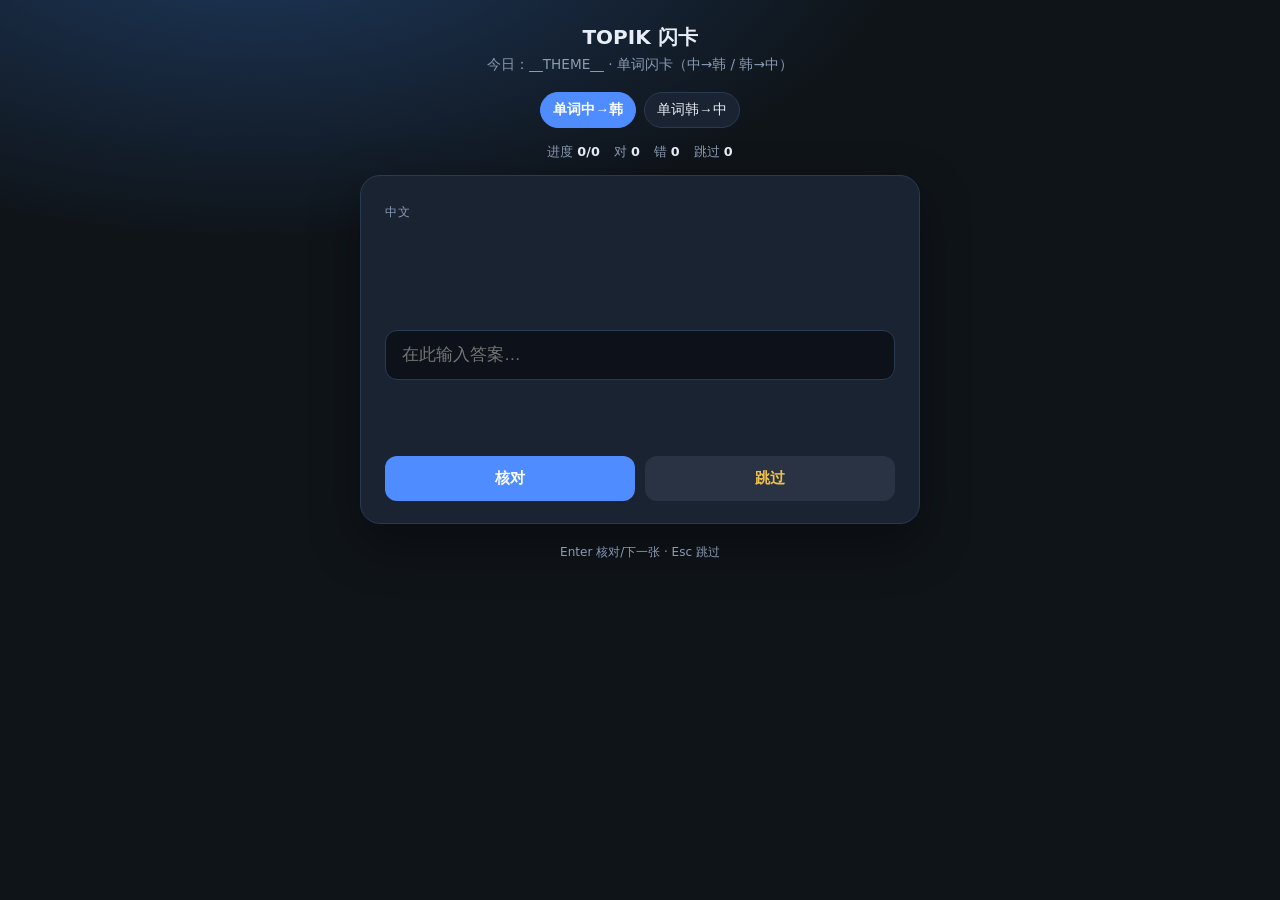
<file: tools/flashcard_template.html>
<!DOCTYPE html>
<html lang="zh-CN">
<head>
<meta charset="UTF-8" />
<meta name="viewport" content="width=device-width, initial-scale=1" />
<title>TOPIK 闪卡</title>
<style>
:root { --bg:#0f1419; --card:#1a2332; --ink:#e8eef7; --muted:#8b9bb4; --accent:#4f8cff; --ok:#2ecc71; --bad:#ff6b6b; --skip:#f0c14b; --border:#2a3a52; }
* { box-sizing: border-box; }
body { margin:0; min-height:100vh; font-family:"Noto Sans SC","Noto Sans KR",system-ui,sans-serif; background:radial-gradient(1200px 600px at 20% -10%,#1e3a5f 0%,transparent 55%),var(--bg); color:var(--ink); display:flex; flex-direction:column; align-items:center; padding:24px 16px 40px; }
h1 { font-size:1.25rem; font-weight:700; margin:0 0 4px; }
.sub { color:var(--muted); font-size:.85rem; margin-bottom:18px; text-align:center; max-width:520px; line-height:1.4; }
.modes { display:flex; flex-wrap:wrap; gap:8px; justify-content:center; margin-bottom:16px; max-width:640px; }
.modes button { border:1px solid var(--border); background:var(--card); color:var(--ink); padding:8px 12px; border-radius:999px; cursor:pointer; font-size:.85rem; }
.modes button.active { background:var(--accent); border-color:var(--accent); color:#fff; font-weight:600; }
.stats { display:flex; gap:14px; color:var(--muted); font-size:.8rem; margin-bottom:14px; }
.stats b { color:var(--ink); }
.card { width:min(560px,100%); background:var(--card); border:1px solid var(--border); border-radius:20px; padding:28px 24px 22px; box-shadow:0 20px 50px rgba(0,0,0,.35); }
.prompt-label { color:var(--muted); font-size:.75rem; letter-spacing:.06em; margin-bottom:8px; }
.prompt { font-size:1.35rem; font-weight:700; line-height:1.45; margin-bottom:8px; word-break:break-word; min-height:2.8em; }
.hint { color:var(--muted); font-size:.85rem; min-height:1.2em; margin-bottom:16px; }
input#answer { width:100%; padding:14px 16px; border-radius:12px; border:1px solid var(--border); background:#0d121a; color:var(--ink); font-size:1.05rem; outline:none; }
input#answer:focus { border-color:var(--accent); }
.feedback { margin-top:12px; min-height:3.2em; font-size:.95rem; line-height:1.5; }
.feedback.ok { color:var(--ok); }
.feedback.bad { color:var(--bad); }
.actions { display:flex; flex-wrap:wrap; gap:10px; margin-top:16px; }
.actions button { flex:1; min-width:90px; padding:12px 10px; border-radius:12px; border:none; cursor:pointer; font-weight:600; font-size:.95rem; }
#btnCheck { background:var(--accent); color:#fff; }
#btnSkip { background:#2a3344; color:var(--skip); }
#btnRetry { background:#3a2430; color:var(--bad); display:none; }
#btnNext { background:var(--ok); color:#0b1a10; display:none; }
#btnSelfOk { display:none; background:#1e3d2f; color:var(--ok); }
#btnSelfBad { display:none; background:#3a2430; color:var(--bad); }
.done { display:none; text-align:center; padding:12px 0 4px; }
.done h2 { margin:0 0 8px; font-size:1.3rem; }
.ex { margin-top:8px; color:var(--muted); font-size:.85rem; }
.vtag { display:inline-block; margin-left:8px; padding:1px 9px; border-radius:999px; font-size:.75rem; font-weight:700; letter-spacing:0; background:#3a2a1a; color:#ffd29a; border:1px solid #6a4a26; vertical-align:middle; }
.vtag:empty { display:none; }
.voice { margin-top:8px; font-size:.85rem; color:var(--ink); }
.voice b.v { display:inline-block; padding:0 8px; border-radius:999px; background:#2a3344; color:#ffd29a; margin-right:4px; }
footer { margin-top:20px; color:var(--muted); font-size:.75rem; text-align:center; }
</style>
</head>
<body>
  <h1>TOPIK 闪卡</h1>
  <div class="sub">今日：__THEME__ · 单词闪卡（中→韩 / 韩→中）</div>
  <div class="modes" id="modes">
    <button data-mode="v_zh_ko" class="active">单词中→韩</button>
    <button data-mode="v_ko_zh">单词韩→中</button>
  </div>
  <div class="stats">
    <span>进度 <b id="progress">0/0</b></span>
    <span>对 <b id="okCount">0</b></span>
    <span>错 <b id="badCount">0</b></span>
    <span>跳过 <b id="skipCount">0</b></span>
  </div>
  <div class="card" id="mainCard">
    <div class="prompt-label"><span id="promptLabel">中文</span><span class="vtag" id="vtag"></span></div>
    <div class="prompt" id="prompt"></div>
    <div class="hint" id="hint"></div>
    <input id="answer" type="text" autocomplete="off" placeholder="在此输入答案…" />
    <div class="feedback" id="feedback"></div>
    <div class="actions">
      <button type="button" id="btnCheck">核对</button>
      <button type="button" id="btnSkip">跳过</button>
      <button type="button" id="btnRetry">再试</button>
      <button type="button" id="btnSelfOk">意思对了</button>
      <button type="button" id="btnSelfBad">差得远</button>
      <button type="button" id="btnNext">下一张</button>
    </div>
  </div>
  <div class="card done" id="doneCard">
    <h2>本轮结束</h2>
    <p id="doneSummary"></p>
    <div class="actions" style="margin-top:16px">
      <button type="button" id="btnRestart" style="background:var(--accent);color:#fff">再洗一局</button>
    </div>
  </div>
  <footer>Enter 核对/下一张 · Esc 跳过</footer>
  <script id="vocab-data" type="application/json">__VOCAB_JSON__</script>
  <script>
(function () {
  const VOCAB = JSON.parse(document.getElementById("vocab-data").textContent);
  const GRAMMAR = [];

  let mode = "v_zh_ko";
  let deck = [];
  let idx = 0;
  let ok = 0, bad = 0, skip = 0;
  let awaitingNext = false;
  let lastWrong = false;

  function shuffle(a) {
    const arr = a.slice();
    for (let i = arr.length - 1; i > 0; i--) {
      const j = Math.floor(Math.random() * (i + 1));
      const t = arr[i]; arr[i] = arr[j]; arr[j] = t;
    }
    return arr;
  }

  function normalize(s) {
    return String(s || "")
      .trim()
      .toLowerCase()
      .replace(/\s+/g, "")
      .replace(/[\u3000-\u303f\uff00-\uffef.,!?;:'"()\[\]«»]/g, "");
  }

  function answersMatch(user, expected) {
    const u = normalize(user);
    if (!u) return false;
    const variants = String(expected).split(/[、/;|]/).map(normalize).filter(Boolean);
    for (let i = 0; i < variants.length; i++) {
      const v = variants[i];
      if (v === u || v.indexOf(u) !== -1 || u.indexOf(v) !== -1) return true;
    }
    return false;
  }

  // 动词 自动/他动/被动/使动（voice / pair 字段）：中→韩 时题目上就显示，区分 끝나다/끝내다、열다/열리다 这类中文意思相同的词
  const VNAME = { "自": "自动", "他": "他动", "自他": "自他两用", "被动": "被动", "使动": "使动" };
  const VLONG = { "自": "自动词：不及物，不带宾语 을/를", "他": "他动词：及物，带宾语 을/를", "自他": "自他两用：可以带 을/를，也可以不带",
    "被动": "被动：主语是被…的一方（不带 을/를）", "使动": "使动：让/使…（带宾语 을/를）" };
  function voiceTag(v) { return v && VNAME[v.voice] ? "动词·" + VNAME[v.voice] : ""; }
  function voiceHtml(c) {
    if (!c.voice || !VNAME[c.voice]) return "";
    let h = '<div class="voice"><b class="v">' + VNAME[c.voice] + "</b>" + escapeHtml(VLONG[c.voice]);
    if (c.pair && c.pair.length) {
      h += "<br>↔ " + c.pair.map(function (p) { return "<b>" + escapeHtml(p.ko) + "</b>（" + escapeHtml(VNAME[p.voice] || p.voice || "") + "）"; }).join("　");
    }
    return h + "</div>";
  }
  function isToChineseMode() {
    return mode === "v_ko_zh" || mode === "g_ko_zh";
  }

  function escapeHtml(s) {
    return String(s)
      .replace(/&/g, "&amp;")
      .replace(/</g, "&lt;")
      .replace(/>/g, "&gt;")
      .replace(/"/g, "&quot;");
  }

  function hideSelf() {
    document.getElementById("btnSelfOk").style.display = "none";
    document.getElementById("btnSelfBad").style.display = "none";
  }

  function buildDeck() {
    if (mode.indexOf("v_") === 0) {
      deck = shuffle(VOCAB.map(function (v) {
        return {
          prompt: mode === "v_zh_ko" ? v.zh : v.ko,
          answer: mode === "v_zh_ko" ? v.ko : v.zh,
          hint: mode === "v_zh_ko" ? (v.hint || "") : "",
          tag: "",
          ex: v.ex || "",
          voice: v.voice || "",
          pair: v.pair || [],
          vtag: voiceTag(v),
          label: mode === "v_zh_ko" ? "中文 → 写韩语单词" : "韩语 → 写中文意思"
        };
      }));
    } else {
      deck = shuffle(GRAMMAR.map(function (g) {
        return {
          prompt: mode === "g_zh_ko" ? g.zh : g.ko,
          answer: mode === "g_zh_ko" ? g.ko : g.zh,
          hint: "本句练的语法：" + g.point,
          tag: g.point,
          ex: "",
          label: mode === "g_zh_ko" ? "中文句子 → 写成韩语" : "韩语句子 → 写成中文"
        };
      }));
    }
    idx = 0; ok = 0; bad = 0; skip = 0;
    awaitingNext = false; lastWrong = false;
    document.getElementById("mainCard").style.display = "block";
    document.getElementById("doneCard").style.display = "none";
    updateStats();
    showCard();
  }

  function updateStats() {
    document.getElementById("progress").textContent = Math.min(idx + 1, deck.length) + "/" + deck.length;
    document.getElementById("okCount").textContent = String(ok);
    document.getElementById("badCount").textContent = String(bad);
    document.getElementById("skipCount").textContent = String(skip);
  }

  function showCard() {
    if (idx >= deck.length) {
      document.getElementById("mainCard").style.display = "none";
      document.getElementById("doneCard").style.display = "block";
      document.getElementById("doneSummary").textContent =
        "共 " + deck.length + " 张 · 对 " + ok + " · 错 " + bad + " · 跳过 " + skip;
      document.getElementById("progress").textContent = deck.length + "/" + deck.length;
      return;
    }
    const c = deck[idx];
    document.getElementById("promptLabel").textContent = c.label;
    document.getElementById("vtag").textContent = c.vtag || "";
    document.getElementById("vtag").title = c.voice ? VLONG[c.voice] || "" : "";
    document.getElementById("prompt").textContent = c.prompt;
    document.getElementById("hint").textContent = c.hint || "";
    document.getElementById("answer").value = "";
    document.getElementById("answer").disabled = false;
    document.getElementById("answer").placeholder = mode.slice(-5) === "zh_ko" ? "写成韩语…" : "写成中文…";
    document.getElementById("feedback").className = "feedback";
    document.getElementById("feedback").textContent = "";
    document.getElementById("btnCheck").style.display = "inline-block";
    document.getElementById("btnSkip").style.display = "inline-block";
    document.getElementById("btnRetry").style.display = "none";
    hideSelf();
    document.getElementById("btnNext").style.display = "none";
    awaitingNext = false;
    lastWrong = false;
    updateStats();
    document.getElementById("answer").focus();
  }

  function check() {
    if (awaitingNext || idx >= deck.length) return;
    const c = deck[idx];
    const user = document.getElementById("answer").value;
    const fb = document.getElementById("feedback");
    if (!String(user).trim()) {
      fb.className = "feedback bad";
      fb.textContent = "先输入答案再核对。";
      return;
    }

    if (isToChineseMode()) {
      document.getElementById("answer").disabled = true;
      document.getElementById("btnCheck").style.display = "none";
      document.getElementById("btnSkip").style.display = "none";
      document.getElementById("btnRetry").style.display = "none";
      document.getElementById("btnNext").style.display = "none";
      document.getElementById("btnSelfOk").style.display = "inline-block";
      document.getElementById("btnSelfBad").style.display = "inline-block";
      fb.className = "feedback";
      fb.innerHTML =
        "你的写法：<b>" + escapeHtml(user.trim()) + "</b><br>参考译法：<b>" + escapeHtml(c.answer) + "</b>" +
        '<div class="ex">意思接近就算对。翻译没有唯一标准。</div>' +
        (c.tag ? '<div class="ex">语法：' + escapeHtml(c.tag) + "</div>" : "") + voiceHtml(c);
      awaitingNext = true;
      lastWrong = false;
      updateStats();
      return;
    }

    if (answersMatch(user, c.answer)) {
      ok++;
      fb.className = "feedback ok";
      fb.innerHTML = "正确！" +
        (c.tag ? '<div class="ex">语法：' + escapeHtml(c.tag) + "</div>" : "") +
        (c.ex ? '<div class="ex">例句：' + escapeHtml(c.ex) + "</div>" : "") + voiceHtml(c);
      document.getElementById("answer").disabled = true;
      document.getElementById("btnCheck").style.display = "none";
      document.getElementById("btnSkip").style.display = "none";
      document.getElementById("btnRetry").style.display = "none";
      hideSelf();
      document.getElementById("btnNext").style.display = "inline-block";
      awaitingNext = true;
      lastWrong = false;
    } else if (mode === "g_zh_ko") {
      document.getElementById("answer").disabled = true;
      document.getElementById("btnCheck").style.display = "none";
      document.getElementById("btnSkip").style.display = "none";
      document.getElementById("btnNext").style.display = "none";
      document.getElementById("btnSelfOk").style.display = "inline-block";
      document.getElementById("btnSelfBad").style.display = "inline-block";
      fb.className = "feedback";
      fb.innerHTML =
        "你的写法：<b>" + escapeHtml(user.trim()) + "</b><br>参考句子：<b>" + escapeHtml(c.answer) + "</b>" +
        '<div class="ex">若语法用对、意思一样，可点「意思对了」。</div>' +
        (c.tag ? '<div class="ex">目标语法：' + escapeHtml(c.tag) + "</div>" : "");
      awaitingNext = true;
      lastWrong = false;
    } else {
      bad++;
      lastWrong = true;
      fb.className = "feedback bad";
      fb.innerHTML = "不对。参考：<b>" + escapeHtml(c.answer) + "</b>" +
        (c.ex ? '<div class="ex">例句：' + escapeHtml(c.ex) + "</div>" : "") + voiceHtml(c);
      document.getElementById("btnCheck").style.display = "none";
      document.getElementById("btnSkip").style.display = "none";
      document.getElementById("btnRetry").style.display = "inline-block";
      hideSelf();
      document.getElementById("btnNext").style.display = "inline-block";
      awaitingNext = true;
    }
    updateStats();
  }

  function selfOk() {
    if (!awaitingNext) return;
    ok++;
    lastWrong = false;
    hideSelf();
    document.getElementById("btnNext").style.display = "inline-block";
    document.getElementById("btnRetry").style.display = "none";
    const c = deck[idx];
    const fb = document.getElementById("feedback");
    fb.className = "feedback ok";
    fb.innerHTML = "意思对了 ✓<div class=\"ex\">参考：" + escapeHtml(c.answer) + "</div>" +
      (c.tag ? '<div class="ex">语法：' + escapeHtml(c.tag) + "</div>" : "") + voiceHtml(c);
    updateStats();
  }

  function selfBad() {
    if (!awaitingNext) return;
    bad++;
    lastWrong = true;
    hideSelf();
    document.getElementById("btnRetry").style.display = "inline-block";
    document.getElementById("btnNext").style.display = "inline-block";
    const c = deck[idx];
    const fb = document.getElementById("feedback");
    fb.className = "feedback bad";
    fb.innerHTML = "先记参考：<b>" + escapeHtml(c.answer) + "</b>" +
      (c.tag ? '<div class="ex">语法：' + escapeHtml(c.tag) + "</div>" : "") + voiceHtml(c);
    updateStats();
  }

  function skipCard() {
    if (awaitingNext || idx >= deck.length) return;
    skip++;
    const c = deck[idx];
    const fb = document.getElementById("feedback");
    fb.className = "feedback";
    fb.innerHTML = "已跳过。答案：<b>" + escapeHtml(c.answer) + "</b>" +
      (c.tag ? '<div class="ex">语法：' + escapeHtml(c.tag) + "</div>" : "") + voiceHtml(c);
    document.getElementById("answer").disabled = true;
    document.getElementById("btnCheck").style.display = "none";
    document.getElementById("btnSkip").style.display = "none";
    document.getElementById("btnRetry").style.display = "none";
    hideSelf();
    document.getElementById("btnNext").style.display = "inline-block";
    awaitingNext = true;
    updateStats();
  }

  function retry() {
    if (!lastWrong) return;
    const c = deck[idx];
    const insertAt = Math.min(idx + 2 + Math.floor(Math.random() * 3), deck.length);
    deck.splice(insertAt, 0, c);
    document.getElementById("answer").value = "";
    document.getElementById("answer").disabled = false;
    document.getElementById("feedback").className = "feedback";
    document.getElementById("feedback").textContent = "再试一次（答错会稍后再出现）。";
    document.getElementById("btnCheck").style.display = "inline-block";
    document.getElementById("btnSkip").style.display = "inline-block";
    document.getElementById("btnRetry").style.display = "none";
    hideSelf();
    document.getElementById("btnNext").style.display = "none";
    awaitingNext = false;
    lastWrong = false;
    document.getElementById("answer").focus();
  }

  function next() {
    if (!awaitingNext) return;
    idx++;
    showCard();
  }

  document.getElementById("modes").addEventListener("click", function (e) {
    const btn = e.target.closest("button[data-mode]");
    if (!btn) return;
    document.querySelectorAll(".modes button").forEach(function (b) { b.classList.remove("active"); });
    btn.classList.add("active");
    mode = btn.getAttribute("data-mode");
    buildDeck();
  });

  document.getElementById("btnCheck").onclick = check;
  document.getElementById("btnSkip").onclick = skipCard;
  document.getElementById("btnRetry").onclick = retry;
  document.getElementById("btnSelfOk").onclick = selfOk;
  document.getElementById("btnSelfBad").onclick = selfBad;
  document.getElementById("btnNext").onclick = next;
  document.getElementById("btnRestart").onclick = buildDeck;

  document.getElementById("answer").addEventListener("keydown", function (e) {
    if (e.key === "Enter") {
      e.preventDefault();
      if (awaitingNext) {
        if (document.getElementById("btnNext").style.display !== "none") next();
      } else check();
    }
  });
  document.addEventListener("keydown", function (e) {
    if (e.key === "Escape") { e.preventDefault(); skipCard(); }
  });

  if (!VOCAB.length && !GRAMMAR.length) {
    document.getElementById("prompt").textContent = "题库是空的，请重新下载最新闪卡。";
  } else {
    buildDeck();
  }
})();
  </script>
</body>
</html>
</file>
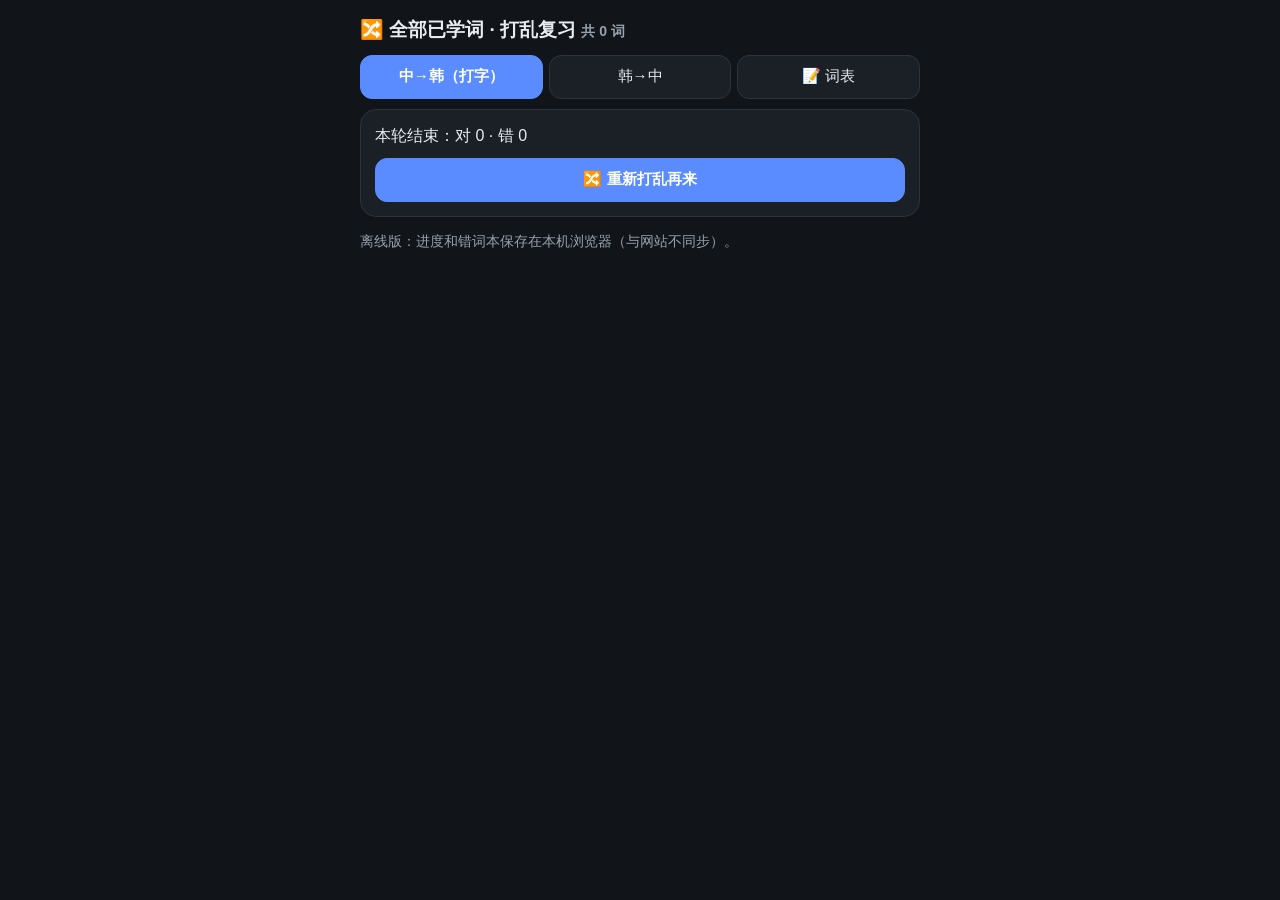
<file: tools/shuffled_template.html>
<!doctype html><html lang="zh-CN"><head><meta charset="utf-8"><meta name="viewport" content="width=device-width,initial-scale=1,viewport-fit=cover">
<title>TOPIK 全部已学词 · 打乱复习（离线版）</title>
<style>
:root{--bg:#111418;--card:#1b2027;--border:#2c333d;--fg:#e8ecf1;--muted:#97a1ad;--ok:#4cc38a;--bad:#ff6b7a;--acc:#5b8cff}
*{box-sizing:border-box}body{margin:0;background:var(--bg);color:var(--fg);font:16px/1.5 -apple-system,"PingFang SC","Apple SD Gothic Neo",sans-serif;padding:12px max(12px,env(safe-area-inset-left)) 40px}
.wrap{max-width:560px;margin:0 auto}h1{font-size:19px;margin:4px 0 10px}
.seg{display:flex;gap:6px;margin:0 0 10px;flex-wrap:wrap}.seg button,button{min-height:44px;border-radius:12px;border:1px solid var(--border);background:var(--card);color:var(--fg);font-size:15px;padding:0 12px}
.seg button{flex:1}.seg button.on,.pri{background:var(--acc);border-color:var(--acc);color:#fff;font-weight:700}
.card{background:var(--card);border:1px solid var(--border);border-radius:16px;padding:14px;margin:0 0 12px}
.bar{display:flex;gap:12px;color:var(--muted);font-size:14px}.bar b{color:var(--fg)}.prog{height:6px;background:var(--border);border-radius:3px;margin:6px 0 12px}.prog i{display:block;height:100%;background:var(--acc);border-radius:3px}
.tag{display:inline-block;font-size:13px;padding:2px 8px;border-radius:8px;background:#26314a;color:#b8d0ff;margin-left:6px}
.prompt{font-size:28px;font-weight:700;margin:10px 0}
input{width:100%;font-size:22px;padding:10px;border-radius:12px;border:1px solid var(--border);background:#0d1014;color:var(--fg)}
.acts{display:flex;flex-wrap:wrap;gap:8px;margin-top:10px}.acts button{flex:1 1 40%}.ok{color:var(--ok)}.bad{color:var(--bad)}
.big{font-size:26px;font-weight:800}.sub{color:var(--muted);font-size:14px}.tip{background:#2a2414;color:#ffd27a;border-radius:10px;padding:6px 8px;margin:6px 0}
.row{margin:6px 0}.k{color:var(--muted);font-size:13px;display:block}
ol{padding-left:2.4em;font-size:17px;line-height:1.8}li{border-bottom:1px solid var(--border)}.z{color:var(--muted);margin-left:.5em}
.kk{display:inline-block;min-width:7.5em}.hk .kk,.hz .z{visibility:hidden}
@media print{body{background:#fff;color:#000}.noprint{display:none}.card{border:0}.z{color:#333}}
</style></head><body><div class="wrap">
<h1>🔀 全部已学词 · 打乱复习 <span class="sub" id="cnt"></span></h1>
<div class="seg noprint" id="modes"><button data-m="zh">中→韩（打字）</button><button data-m="ko">韩→中</button><button data-m="list">📝 词表</button></div>
<div id="app"></div>
<p class="sub noprint">离线版：进度和错词本保存在本机浏览器（与网站不同步）。</p>
</div>
<script>
var DATA=/*DATA*/[];
var VN={"自":"自动","他":"他动","自他":"自他两用","被动":"被动","使动":"使动"};
var $=function(i){return document.getElementById(i)},LS="topik.offline.shuffle.v1",LW="topik.offline.wrong.v1";
function esc(s){return String(s==null?"":s).replace(/[&<>"]/g,function(c){return{"&":"&amp;","<":"&lt;",">":"&gt;",'"':"&quot;"}[c]})}
function shuffle(a){a=a.slice();for(var i=a.length-1;i>0;i--){var j=Math.random()*(i+1)|0,t=a[i];a[i]=a[j];a[j]=t}return a}
function ld(k){try{return JSON.parse(localStorage.getItem(k))||{}}catch(e){return {}}}function sv(k,v){try{localStorage.setItem(k,JSON.stringify(v))}catch(e){}}
var BY={};DATA.forEach(function(c){BY[c.ko]=c});$("cnt").textContent="共 "+DATA.length+" 词";
var st=ld(LS),mode=st.mode||"zh",S,hide="";
function sess(){var s=st[mode];if(!s||!s.order||s.pos>=s.order.length){s=st[mode]={order:shuffle(DATA).map(function(c){return c.ko}),pos:0,ok:0,bad:0}}return s}
function save(){st.mode=mode;sv(LS,st)}
function norm(x){return String(x||"").normalize("NFC").replace(/[\s.,!?·~()（）]/g,"")}
function okAns(u,ko){u=norm(u);return !!u&&String(ko).replace(/[（(][^）)]*[）)]/g,"").split(/[、,，\/;；]/).concat([ko]).some(function(v){return norm(v)===u})}
function vtag(c){var t=c.pos||"";if(c.voice&&VN[c.voice])t+=(t?"·":"")+VN[c.voice];return t?'<span class="tag">'+esc(t)+"</span>":""}
function chips(l){return l.map(function(x){return typeof x==="string"?x:x.ko+(x.zh?" "+x.zh:"")}).map(esc).join("　")}
function details(c){var h='<div class="big" lang="ko">'+esc(c.ko)+'</div><div>'+esc(c.zh)+" "+vtag(c)+"</div>";
 if(c.pair&&c.pair.length)h+='<div class="row sub">↔ '+c.pair.map(function(p){return esc(p.ko)+"（"+esc(VN[p.voice]||p.voice||"")+"）"}).join("　")+"</div>";
 if(c.hanja)h+='<div class="row"><span class="k">汉字</span>'+esc(c.hanja)+"</div>";
 if(c.mem)h+='<div class="row"><span class="k">🧠 记忆法</span>'+esc(c.mem)+"</div>";
 if(c.tip)h+='<div class="tip">⚠️ 易错：'+esc(c.tip)+"</div>";
 if(c.syn&&c.syn.length)h+='<div class="row"><span class="k">≈ 近义词</span>'+chips(c.syn)+"</div>";
 if(c.ant&&c.ant.length)h+='<div class="row"><span class="k">⇄ 反义词</span>'+chips(c.ant)+"</div>";
 if(c.ex)h+='<div class="row"><span class="k">例句</span><span lang="ko">'+esc(c.ex)+"</span><br>"+esc(c.exzh||"")+"</div>";return h}
function wrong(c){var w=ld(LW);w[c.ko]=(w[c.ko]||0)+1;sv(LW,w)}
function render(){
 [].forEach.call(document.querySelectorAll("#modes button"),function(b){b.classList.toggle("on",b.dataset.m===mode)});save();
 if(mode==="list")return list();
 S=sess();save();var n=S.order.length,app=$("app");
 if(S.pos>=n){app.innerHTML='<div class="card">本轮结束：对 '+S.ok+" · 错 "+S.bad+'<div class="acts"><button class="pri" id="again">🔀 重新打乱再来</button></div></div>';$("again").onclick=function(){delete st[mode];render()};return}
 var c=BY[S.order[S.pos]];if(!c){S.pos++;return render()}
 app.innerHTML='<div class="bar"><span>进度 <b>'+(S.pos+1)+"/"+n+'</b></span><span>对 <b class="ok">'+S.ok+'</b></span><span>错 <b class="bad">'+S.bad+'</b></span><span>错词本 <b>'+Object.keys(ld(LW)).length+'</b></span></div><div class="prog"><i style="width:'+(S.pos/n*100)+'%"></i></div>'+
  '<div class="card"><div class="sub">'+(mode==="zh"?"看中文 → 写韩语":"看韩语 → 想中文")+vtag(mode==="zh"?{pos:c.pos,voice:c.voice}:{})+'</div><div class="prompt" lang="'+(mode==="zh"?"zh-CN":"ko")+'">'+esc(mode==="zh"?c.zh:c.ko)+'</div>'+
  '<input id="ans" autocomplete="off" autocapitalize="off" spellcheck="false" lang="'+(mode==="zh"?"ko":"zh-CN")+'" placeholder="'+(mode==="zh"?"输入韩语…":"输入中文（可留空）")+'"><div id="fb"></div><div class="acts" id="acts"></div></div>';
 ask(c)}
function acts(l){$("acts").innerHTML=l.map(function(b,i){return '<button data-i="'+i+'" class="'+(b[2]||"")+'">'+b[0]+"</button>"}).join("");$("acts").onclick=function(e){var b=e.target.closest("button");if(b)l[+b.dataset.i][1]()}}
function next(r){if(r)S.ok++;else{S.bad++;wrong(BY[S.order[S.pos]])}S.pos++;save();render()}
function ask(c){var a=$("ans");a.value="";a.disabled=false;$("fb").innerHTML="";a.focus();
 var chk=function(){var u=a.value.trim();a.disabled=true;
  if(mode==="zh"){if(okAns(u,c.ko)){$("fb").innerHTML='<div class="ok">✓ 正确</div>'+details(c);acts([["下一张",function(){next(true)},"pri"]]);return}
   $("fb").innerHTML='<div class="bad">'+(u?"✗ 你写的："+esc(u):"答案")+"</div>"+details(c);
   acts([["✏️ 再写一次",function(){ask(c)},"pri"],["下一张（记错）",function(){next(false)}],["其实写对了",function(){next(true)}]]);return}
  $("fb").innerHTML=(u?'<div class="sub">你写的：'+esc(u)+"</div>":"")+details(c);
  acts([["✓ 对",function(){next(true)},"pri"],["✗ 不对",function(){next(false)}],["✏️ 再写一次",function(){ask(c)}]])};
 a.onkeydown=function(e){if(e.key==="Enter"&&!e.isComposing&&e.keyCode!==229){e.preventDefault();if(!a.disabled)chk()}};
 acts([["核对",chk,"pri"],["不会 · 看答案",function(){a.value="";chk()}]])}
var L=null;
function list(){L=L||shuffle(DATA);var app=$("app");
 app.innerHTML='<div class="seg noprint" id="lt"><button data-h="">韩+中</button><button data-h="k">遮韩语</button><button data-h="z">遮中文</button><button data-h="re">🔀 再打乱</button><button data-h="pr">🖨️ 打印</button></div><div class="card '+(hide?"h"+hide:"")+'" id="lc"><ol>'+L.map(function(c){return '<li><b class="kk" lang="ko">'+esc(c.ko)+'</b><span class="z">'+esc(c.zh)+"</span></li>"}).join("")+"</ol></div>";
 $("lt").onclick=function(e){var b=e.target.closest("button");if(!b)return;var h=b.dataset.h;if(h==="pr")return print();if(h==="re"){L=null;return list()}hide=h;$("lc").className="card"+(h?" h"+h:"")}}
$("modes").onclick=function(e){var b=e.target.closest("button");if(b){mode=b.dataset.m;render()}};
render();
</script></body></html>
</file>
<file: assets/modules.css>
/* 阅读 + 语法 模块样式（沿用 index.html 的 CSS 变量） */
.mtabs{display:grid;grid-template-columns:repeat(4,1fr);gap:6px;margin-bottom:10px}
.mtabs.n5{grid-template-columns:repeat(5,1fr);gap:4px}
.mtabs.n5 button{font-size:13.5px;padding:0 2px}
.mtabs.n6{grid-template-columns:repeat(3,1fr);gap:4px}
.mtabs.n6 button{font-size:13.5px;padding:0 2px;min-height:36px}
.mtabs button{min-height:40px;border:1px solid var(--border);background:var(--card);color:var(--ink);border-radius:12px;font-size:15px;font-weight:700}
.mtabs button.active{background:var(--accent);border-color:var(--accent);color:#fff}
.fbar{display:flex;flex-wrap:wrap;gap:6px;align-items:center;margin-bottom:8px}
.fbar select{flex:1 1 44%;min-width:0;font-size:15px;padding:8px 30px 8px 10px}
@media (max-width:600px){.fbar #rRound{flex-basis:100%}}
.fbar .chip{border:1px solid var(--border);background:var(--card);color:var(--ink);border-radius:999px;padding:7px 12px;font-size:14.5px;font-weight:600}
.fbar .chip.on{background:#3b2230;border-color:var(--bad);color:#ffc9c9}
.minfo{color:var(--muted);font-size:14px;margin:2px 2px 8px}
.unav{display:flex;align-items:center;gap:8px;margin:8px 0}
.unav button{min-height:40px;padding:0 14px;border:1px solid var(--border);background:var(--card2);color:var(--ink);border-radius:12px;font-size:15px;font-weight:700}
.unav .pos{flex:1;text-align:center;color:var(--muted);font-size:14.5px}
.unav button:disabled{opacity:.4}
.rcard{background:var(--card);border:1px solid var(--border);border-radius:18px;padding:14px 14px 12px;margin-bottom:12px}
.rhdr{font-size:14.5px;color:var(--muted);margin-bottom:8px;line-height:1.5}
.rtag{display:inline-block;font-size:12.5px;font-weight:700;border-radius:8px;padding:2px 7px;margin-right:4px;vertical-align:1px}
.rtag.real{background:#173b2a;color:#7fe0a6}.rtag.type{background:#1f2b45;color:#9fc0ff}.rtag.sub{background:#2e2a1a;color:#f0d68a}
.rpass{background:#131b27;border:1px solid var(--border);border-radius:12px;padding:12px;font-size:16.5px;line-height:1.85;white-space:normal;word-break:keep-all;overflow-wrap:anywhere}
.rpass u{text-decoration:underline;text-decoration-color:#ffd98a;text-underline-offset:4px;text-decoration-thickness:2px}
.rimg{display:block;max-width:100%;height:auto;border-radius:10px;background:#fff;margin:6px 0}
.rbogi{border:1px dashed #6a7fa3;border-radius:12px;padding:10px 12px;margin:8px 0;font-size:16px;line-height:1.7}
.rbogi b{color:#9fc0ff;margin-right:6px}
.rq{margin-top:12px}
.rstem{font-weight:700;font-size:16px;margin:4px 0 8px;line-height:1.6}
.ropts{display:grid;gap:6px}
.ropt{display:flex;gap:8px;align-items:flex-start;text-align:left;width:100%;min-height:44px;border:1px solid var(--border);background:var(--card2);color:var(--ink);border-radius:12px;padding:9px 12px;font-size:16px;line-height:1.5}
.ropt .n{font-weight:800;color:#9fc0ff;flex:none}
.ropt.sel{border-color:var(--accent);background:#1d3157}
.ropt.ok{border-color:var(--ok);background:#143324}
.ropt.bad{border-color:var(--bad);background:#3a1b22}
.ropt:disabled{opacity:1}
.rres{margin-top:10px;font-weight:800;font-size:17px}
.rres.ok{color:var(--ok)}.rres.bad{color:var(--bad)}
details.rx{margin-top:8px;background:#141d2a;border:1px solid var(--border);border-radius:12px;padding:8px 12px}
details.rx summary,details.tr summary{cursor:pointer;font-weight:700;color:#ffd98a;min-height:30px;line-height:30px}
details.tr{margin-top:8px}
.rx h4{margin:10px 0 4px;font-size:14.5px;color:#9fc0ff}
.rx p,.rx li{font-size:15px;line-height:1.7;margin:2px 0}
.rx ol{padding-left:4px;list-style:none;margin:0}
.rx .key{background:#2a2412;border-radius:8px;padding:6px 8px;font-size:15px}
.vt{width:100%;border-collapse:collapse;font-size:14.5px}
.vt td{border-top:1px solid var(--border);padding:5px 4px;vertical-align:top}
.vt td:first-child{font-weight:700;white-space:nowrap}
.vt td:last-child{color:var(--muted);white-space:nowrap}
.racts{display:flex;flex-wrap:wrap;gap:6px;margin-top:10px}
.racts button,.gbtn{min-height:38px;border:1px solid var(--border);background:var(--card2);color:var(--ink);border-radius:10px;padding:0 12px;font-size:14.5px;font-weight:600}
.gbtn.pri{background:var(--accent);border-color:var(--accent);color:#fff}
.timerbar{position:sticky;top:0;z-index:5;display:flex;align-items:center;gap:8px;background:#0f1419ee;backdrop-filter:blur(6px);padding:8px 2px;margin-bottom:8px;border-bottom:1px solid var(--border)}
.timerbar .t{font-size:22px;font-weight:800;font-variant-numeric:tabular-nums}
.timerbar .t.low{color:var(--bad)}
.timerbar .sp{flex:1}
.score{font-size:40px;font-weight:900;text-align:center;margin:6px 0}
.score small{font-size:16px;color:var(--muted);font-weight:600}
.stbl{width:100%;border-collapse:collapse;font-size:14.5px;margin-top:8px}
.stbl td,.stbl th{border-top:1px solid var(--border);padding:6px 4px;text-align:left}
.stbl th{color:var(--muted);font-weight:600}
.tipc h3{margin:0 0 6px;font-size:16.5px}
.tipc ul{margin:4px 0 8px;padding-left:18px}
.tipc li{font-size:15px;line-height:1.7}
.wl{display:flex;gap:8px;align-items:center;border-top:1px solid var(--border);padding:8px 0}
.wl .s{flex:1;min-width:0;font-size:14.5px}
.wl .s div{color:var(--muted);white-space:nowrap;overflow:hidden;text-overflow:ellipsis}
/* 语法 */
.gsearch{width:100%;font-size:16px;padding:10px 12px;border-radius:12px;border:1px solid var(--border);background:var(--card);color:var(--ink);margin-bottom:8px;box-sizing:border-box}
.gcat{margin:14px 2px 6px;font-weight:800;color:#9fc0ff;font-size:15px}
details.gi{background:var(--card);border:1px solid var(--border);border-radius:14px;margin-bottom:6px;padding:0 12px}
details.gi>summary{list-style:none;cursor:pointer;padding:11px 0;display:flex;gap:8px;align-items:baseline}
details.gi>summary::-webkit-details-marker{display:none}
details.gi>summary .f{font-weight:800;font-size:17px;color:#ffd98a;flex:none}
details.gi>summary .z{color:var(--ink);font-size:14.5px;opacity:.9}
.gbody{padding:0 0 12px;font-size:15px;line-height:1.7}
.gbody .row{margin:6px 0}
.gbody .k{display:inline-block;font-size:12.5px;font-weight:800;color:#0f1419;background:#9fc0ff;border-radius:6px;padding:1px 6px;margin-right:6px}
.gbody .k.warn{background:#f0c14b}.gbody .k.err{background:#ff8f8f}.gbody .k.mem{background:#7fe0a6}
.gex{background:#131b27;border-radius:10px;padding:8px 10px;margin:4px 0}
.gex .ko{font-size:16px}.gex .zh{color:var(--muted);font-size:14.5px}
.gex .src{font-size:12px;border-radius:6px;padding:1px 6px;margin-left:4px;background:#173b2a;color:#7fe0a6}
.gex .src.self{background:#2a2f3a;color:#aab6c8}
.ctbl{width:100%;border-collapse:collapse;font-size:14px;margin-top:6px}
.ctbl th,.ctbl td{border:1px solid var(--border);padding:6px 5px;vertical-align:top;text-align:left;line-height:1.5}
.ctbl th{background:#1f2b45;color:#cfe0ff;font-weight:700}
.ctbl td:first-child{font-weight:800;color:#ffd98a;white-space:nowrap}
.ctip{background:#16271f;border-radius:10px;padding:7px 10px;font-size:14.5px;margin-top:8px}
.gq{font-size:21px;font-weight:800;line-height:1.5;margin:6px 0}
.gq.ko{font-size:20px}
.gsub{color:var(--muted);font-size:15px;margin-bottom:8px}
.ginput{width:100%;box-sizing:border-box;font-size:18px;padding:12px;border-radius:12px;border:1px solid var(--border);background:#0f1722;color:var(--ink)}
.gfb{margin-top:10px}
.gfb .t{font-weight:800;font-size:18px}.gfb.ok .t{color:var(--ok)}.gfb.bad .t{color:var(--bad)}
.gans{font-size:20px;font-weight:800;color:#ffd98a;margin:4px 0}
.rpass .blank,.rstem .blank{white-space:pre;color:#ffd98a}
.rpass .slot{color:#9fc0ff;white-space:nowrap}
/* 写作 51·52 / 53·54 切换 + 53·54 模块 */
.wpart{display:grid;grid-template-columns:1fr 1fr;gap:6px;margin-bottom:10px}
.wpart button{min-height:42px;border:1px solid var(--border);background:var(--card);color:var(--muted);border-radius:12px;font-size:15px;font-weight:700;padding:0 4px}
.wpart button.active{background:#23324a;border-color:var(--accent);color:#fff;box-shadow:0 0 0 1px var(--accent) inset}
#w54 .gi>summary{flex-wrap:wrap}
#w54 .gi>summary .f{flex:0 1 auto;word-break:keep-all;overflow-wrap:anywhere}
.w54ex{background:#131b27;border:1px solid var(--border);border-radius:10px;padding:8px 10px;margin:4px 0 2px}
.w54ex .ko{font-size:15.5px;line-height:1.7;word-break:keep-all;overflow-wrap:anywhere}
.w54ex .zh{color:var(--muted);font-size:14px;margin-top:2px}
.w54ex .src{display:inline-block;margin-top:4px;font-size:12px;font-weight:700;border-radius:6px;padding:1px 6px;background:#173b2a;color:#7fe0a6}
.w54ex .src.self{background:#2e2a1a;color:#f0d68a}
.tplrow{border-left:3px solid var(--accent);padding:4px 0 4px 10px;margin:8px 0}
.tplrow .tk{font-size:13px;font-weight:800;color:#9fc0ff}
.tplrow .tv{font-size:15.5px;line-height:1.7;word-break:keep-all;overflow-wrap:anywhere}
.w54chk{margin:4px 0;padding-left:20px}
.w54chk li{font-size:15px;line-height:1.65;margin:2px 0}
.w54tbl td:first-child{white-space:normal}
.w54tbl td,.w54tbl th{word-break:keep-all;overflow-wrap:anywhere}
.w54ins{font-weight:700;font-size:16px;line-height:1.65;margin:4px 0 8px;word-break:keep-all;overflow-wrap:anywhere}
.w54qs{margin:8px 0 0;padding-left:18px}
.w54qs li{margin:3px 0}
#w54 .rimg{margin:8px 0}
textarea.w54essay{font-size:17px;line-height:1.7;min-height:200px}
.w54cnt{font-size:14.5px;margin-top:6px;color:var(--muted)}
.w54cnt b{font-size:18px;color:var(--ink)}
.w54cnt .st{margin-left:6px;font-weight:700}
.w54cnt.lo .st{color:var(--warn)}.w54cnt.ok .st{color:var(--ok)}.w54cnt.hi .st{color:var(--bad)}
.w54cnt.hi b{color:var(--bad)}.w54cnt.ok b{color:var(--ok)}
.w54cnt .sub{display:block;font-size:12.5px;margin-top:2px}
.w54model p{margin:0 0 8px;text-indent:1em;font-size:16px;line-height:1.85;word-break:keep-all;overflow-wrap:anywhere}
.wn{color:var(--bad);font-weight:800;margin-right:4px}
/* 53·54 我之前的作文（writing/essaylog.json） */
.badge.done{background:#1d2b40;border-color:#35527e;color:#9cc4ff}
.w54done{display:flex;flex-wrap:wrap;gap:6px;align-items:center;margin:2px 0 8px}
.w54done .lb{font-size:13px;color:var(--muted)}
.w54done button{font-size:13px;padding:4px 10px;border-radius:999px;border:1px solid #35527e;background:#16233a;color:var(--ink)}
.w54done button.on{border-color:var(--accent);box-shadow:0 0 0 1px var(--accent) inset}
.w54done .dn{color:#9cc4ff}
.w54hwrap{margin:10px 0 4px}
.w54hist{border-color:#35527e}
.w54hwrap .actions{margin-top:8px}
.w54att{border:1px solid var(--border);border-radius:10px;margin:8px 0;padding:0 10px;background:#131b27}
.w54att>summary{cursor:pointer;padding:8px 0;font-size:14.5px}
.w54att>summary .sc{color:var(--warn);font-weight:700}
.w54att .ah{font-weight:700;font-size:14px;margin:10px 0 4px;color:var(--accent)}
.w54mine,.w54rw{white-space:pre-wrap;font-size:15.5px;line-height:1.8;word-break:keep-all;overflow-wrap:anywhere;border-radius:8px;padding:8px 10px}
.w54mine{background:#1e1a14;border:1px dashed #5a4a2a}
.w54mine mark{background:transparent;color:#ff9b9b;text-decoration:underline wavy #ff6b6b;text-underline-offset:3px}
.w54rw{background:#14261c;border:1px solid #2f6b45}
.w54errs{list-style:none;margin:0;padding:0}
.w54errs li{border-top:1px dashed var(--border);padding:6px 0;font-size:15px;word-break:keep-all;overflow-wrap:anywhere}
.w54errs li:first-child{border-top:0}
.w54errs .x{color:#ff9b9b;text-decoration:line-through;text-decoration-color:#ff6b6b88}
.w54errs .o{color:#8fe0ae;font-weight:700}
.w54errs .c{color:var(--muted);font-size:13.5px;margin-top:2px}
/* 老师认可的写法（assets/accepted.js） */
.acc-ok{margin-top:6px}
.acc-ok .acc-t{color:var(--ok);font-weight:800;font-size:18px}
.acc-ok .acc-n{margin-top:6px;padding:7px 10px;border-radius:10px;background:#16271f;color:#bff0cf;font-size:15px}
.acc-ok .acc-s{margin-top:6px;font-size:15.5px;color:var(--muted)}
.acc-ok .acc-s b{color:#ffd98a;font-size:18px}
.acc-alts{background:#16271f;border-radius:10px;padding:7px 9px}
.acc-a{font-size:15px;margin-top:2px}.acc-a b{color:#bff0cf}
.acc-an{color:var(--muted);font-size:13.5px}
.acc-copy{border:1px dashed #6b5a1e!important;background:#221f12!important;color:var(--warn)!important}
/* ---------- 📚 词库 ---------- */
.topnav.n5{grid-template-columns:repeat(5,1fr);gap:4px}
.topnav.n5 button{font-size:14px;padding:0 1px}
.bk-tabs{grid-template-columns:repeat(4,1fr)}
.bk-tabs.n5{grid-template-columns:repeat(5,1fr);gap:4px}
.bk-tabs.n5 button{font-size:13px;padding:0 2px}
.bk-intro .bk-h,.bk-h{font-weight:800;font-size:17px;margin-bottom:4px}
.bk-h .sub,.bk-intro .sub{color:var(--muted);font-size:14px;font-weight:500}
.bk-def{background:#141c29;border:1px solid var(--border);border-radius:10px;padding:7px 9px;margin-top:4px;line-height:1.55}
.bk-prog{display:flex;align-items:center;gap:10px;margin:8px 0 6px;color:var(--muted);font-size:14.5px}
.bk-prog b{color:var(--ink)}
.bk-mini{flex:1;display:inline-block;min-width:50px;height:6px;border-radius:3px;background:#0b1017;overflow:hidden;vertical-align:middle}
.bk-mini i{display:block;height:100%;background:var(--ok)}
.bk-f{margin-top:6px}
.bk-f button{min-height:34px;font-size:13.5px;padding:0 8px}
.bk-cats{display:grid;grid-template-columns:1fr 1fr;gap:8px;margin-top:10px}
.bk-cat{display:flex;flex-direction:column;align-items:flex-start;gap:2px;text-align:left;padding:10px 11px;border:1px solid var(--border);background:var(--card);color:var(--ink);border-radius:14px;min-height:86px}
.bk-cat .e{font-size:22px;line-height:1}
.bk-cat .n{font-weight:700;font-size:14.5px;line-height:1.3}
.bk-cat .c{color:var(--muted);font-size:12.5px}
.bk-cat .bk-mini{width:100%;flex:0 0 auto;margin-top:3px}
.bk-back{background:none;border:none;color:var(--accent);font-size:15px;padding:0 0 6px;font-weight:700}
.bk-list{max-height:none;margin-top:12px}
.bk-list li{cursor:pointer}
.bk-li .zh{font-size:15px}
.bk-hf{font-size:12px}
.bk-lv{font-size:11.5px;padding:0 6px;border-radius:999px;border:1px solid var(--border);color:var(--muted);vertical-align:middle}
.bk-lv.l2{border-color:#5a4585;color:#cbb6ff}
.bk-st{margin-left:6px;font-size:13px;font-weight:800}.bk-st.ok{color:var(--ok)}.bk-st.bad{color:var(--bad)}
.bk-det:empty{display:none}
.bk-det{margin-top:6px;cursor:default}
.bk-wi{border:1px solid var(--border);border-radius:12px;background:#141c29;padding:8px 10px;font-size:15px}
.bk-wi .row,.wi .row{margin:4px 0}
.bk-wi .k{display:block;color:var(--muted);font-size:13px;font-weight:700}
.bk-wi .hj{font-size:17px;font-weight:700;color:#ffd98a}
.bk-wi .tipbox{background:#2a2a1a;color:var(--warn);border-radius:10px;padding:7px 10px;margin-top:8px}
.bk-wi .chips{display:flex;flex-wrap:wrap;gap:6px}
.bk-wi .chip{background:var(--card2);border:1px solid var(--border);border-radius:10px;padding:3px 9px;font-size:14.5px}
.bk-wi .chip span{color:var(--muted)}
.bk-wi .chip.ant{border-color:#5b3a44}
.bk-wi .sub,.bk-det .sub{color:var(--muted);font-size:14px}
.bk-stats{display:grid;grid-template-columns:repeat(4,1fr);gap:6px;margin-top:8px;text-align:center}
.bk-stats div{background:#141c29;border:1px solid var(--border);border-radius:12px;padding:8px 2px}
.bk-stats b{display:block;font-size:19px;white-space:nowrap}
.bk-stats span{display:block;color:var(--muted);font-size:12px}
#bank .actions button:disabled{opacity:.45}
#bank .wrow label{min-width:4.5em}
.bk-tbl{width:100%;margin-top:10px}
.bk-tbl td:last-child{width:35%}
.bk-tbl tr[data-c]{cursor:pointer}
.bk-days{display:flex;align-items:flex-end;gap:3px;height:96px;margin-top:6px}
.bk-days div{flex:1;display:flex;flex-direction:column;align-items:center;justify-content:flex-end;font-size:11px;color:var(--muted)}
.bk-days i{display:block;width:70%;background:var(--accent);border-radius:3px 3px 0 0;min-height:1px}
.bk-days b{color:var(--ink);font-size:10.5px;font-weight:600}
.bk-stats b small{font-size:13px;color:var(--muted);font-weight:600}
/* ---------- 写作「专注写作」分屏（assets/wsplit.js） ---------- */
.toast{z-index:3000}
.wsbar,.wsgrip{display:none}
.wsgo{margin-left:auto;font-size:13px;font-weight:700;padding:5px 10px;border-radius:999px;border:1px solid #35527e;background:#16233a;color:#9cc4ff}
.wsq img{cursor:zoom-in}
html.ws-lock,html.ws-lock body{overflow:hidden;overscroll-behavior:none}
.card.wsplit.ws-on{position:fixed;left:0;right:0;top:0;height:100vh;z-index:2000;margin:0;border-radius:0;border:none;padding:0 10px calc(6px + env(safe-area-inset-bottom));display:flex;flex-direction:column;overflow:hidden;box-shadow:none;background:var(--bg)}
.ws-on>*{display:none!important}
.ws-on>.wsbar{display:flex!important;align-items:center;gap:6px;flex:none;padding:6px 0;min-height:40px}
.ws-on>.wsq{display:block!important;flex:none;max-height:var(--wsqmax,40vh);overflow-y:auto;-webkit-overflow-scrolling:touch;overscroll-behavior:contain;background:var(--card);border:1px solid var(--border);border-radius:12px;padding:8px 10px}
.ws-on.ws-col>.wsq{display:none!important}
.ws-on>.wsgrip{display:block!important;flex:none;height:16px;touch-action:none;cursor:ns-resize;position:relative}
.ws-on>.wsgrip::after{content:"";position:absolute;left:50%;top:6px;width:44px;height:4px;margin-left:-22px;border-radius:2px;background:#3a4d6b}
.ws-on.ws-col>.wsgrip{display:none!important}
.ws-on>.wsa{display:flex!important;flex-direction:column;flex:1 1 auto;min-height:0;margin-top:2px;overflow-y:auto}
.ws-on>.wsa>*{flex:none}
.ws-on>.wsk{display:grid!important;flex:none;margin-top:6px;gap:6px}
.ws-on>.wsk button{min-height:40px;font-size:15px;border-radius:12px}
.ws-on>.wsk button:not(.wskeep){display:none}
.wsbar button{font-size:13.5px;font-weight:700;padding:6px 10px;border-radius:10px;border:1px solid var(--border);background:var(--card2);color:var(--ink);white-space:nowrap}
.wsbar [data-ws=exit]{color:var(--muted)}
.wsbar .wsl{flex:1;min-width:0;font-size:13px;color:var(--muted);white-space:nowrap;overflow:hidden;text-overflow:ellipsis}
.ws-on .wsq .w54ins{font-size:15px;margin:0 0 6px}
.ws-on .wsq .passage{font-size:15.5px;line-height:1.7;padding:8px 10px}
.ws-on .wsq .gi{margin:6px 0}
.ws-on .wsq .rimg{margin:4px 0}
.ws-on .wsa .lab{margin-bottom:2px;font-size:14px}
.ws-on .wsa .wsgo,.ws-on .wsa .lab span{display:none}
.ws-on textarea.w54essay{flex:1 1 auto;height:auto!important;min-height:90px;font-size:16.5px;padding:10px 12px}
.ws-on .w54cnt{flex:none;margin-top:4px;font-size:13.5px}
.ws-on .w54cnt .sub{display:none}
.ws-on .w54cnt b{font-size:16px}
.ws-on .wsa .wfield{margin-top:6px}
.wszoom{position:fixed;inset:0;z-index:2500;background:#000e;display:flex;flex-direction:column}
.wszoom .wszi{flex:1;overflow:auto;-webkit-overflow-scrolling:touch;display:flex;align-items:center;justify-content:center}
.wszoom img{max-width:100%;max-height:100%;background:#fff;cursor:zoom-in}
.wszoom.big .wszi{display:block}
.wszoom.big img{max-width:none;max-height:none;width:200%;cursor:zoom-out}
.wszoom .wsx{position:absolute;top:calc(10px + env(safe-area-inset-top));right:10px;z-index:1;font-size:20px;width:44px;height:44px;border-radius:50%;border:none;background:#fff3;color:#fff}
.wszoom .wszh{flex:none;text-align:center;color:#ccc;font-size:13px;padding:8px 0 calc(8px + env(safe-area-inset-bottom))}

.gcat-row{display:flex;align-items:center;justify-content:space-between;gap:8px;margin:14px 2px 6px;flex-wrap:wrap}
.gcat-row .gcat{margin:0}
.gdrill-btn{font-size:13.5px;min-height:34px;white-space:nowrap}
.gdrill-grid{display:grid;grid-template-columns:1fr;gap:8px;margin-top:8px}
.gdrill-card{background:var(--card);border:1px solid var(--border);border-radius:14px;padding:12px 12px 10px}
.gdrill-title{font-weight:800;font-size:16px;margin-bottom:4px}
.g-reveal{background:#131b27;border-radius:10px;padding:8px 10px;margin:8px 0;font-size:14.5px;line-height:1.65}
.g-reveal .row{margin:4px 0}

/* ---------- 语法整句：单词提示 ---------- */
details.ghints{margin:8px 0 10px;background:#16233a;border:1px solid #35527e;border-radius:12px;padding:6px 10px 8px}
details.ghints>summary{cursor:pointer;font-weight:700;font-size:14.5px;color:#9fc0ff;list-style:none;min-height:32px;line-height:32px}
details.ghints>summary::-webkit-details-marker{display:none}
.ghint-list{list-style:none;margin:4px 0 0;padding:0;display:flex;flex-wrap:wrap;gap:6px}
.ghint-list li{background:#0f1722;border:1px solid var(--border);border-radius:999px;padding:4px 10px;font-size:14px;line-height:1.4}
.ghint-list li b{color:#ffd98a;margin-right:4px;font-weight:800}
.ghint-soft{margin-top:6px;font-size:13.5px;color:var(--muted)}
.ghints-off{margin:8px 0}
.ghint-btn{font-size:13.5px;min-height:34px;border-style:dashed;color:#9fc0ff;border-color:#35527e;background:#132033}

/* ---------- 语法打字卡：✏️ 再写一次 ---------- */
.gretry-row{margin-top:10px}
.racts .gbtn.gretry,.gbtn.gretry{flex:1 1 100%;width:100%;min-height:48px;font-size:16.5px;font-weight:800;border:2px solid var(--accent);background:#16233a;color:#cfe0ff;border-radius:12px;touch-action:manipulation}
.gbtn.gretry:active{background:#1d3150}
.gretry-note{margin:8px 0 6px;padding:6px 10px;border-radius:10px;background:#16233a;border:1px dashed #35527e;color:#9fc0ff;font-size:14px;font-weight:600}
.gretry-ok{margin:4px 0 2px;color:var(--warn);font-size:14px;font-weight:700}
.greg-note{margin:4px 0 2px;color:#9fe3b8;font-size:14px;font-weight:600}

/* ---------- 🤖 AI 判题（DeepSeek） ---------- */
.gai{margin-top:10px;border-radius:12px;padding:9px 11px;font-size:14.5px;line-height:1.6;background:#141d2b;border:1px solid var(--border)}
.gai.wait{color:#9fc0ff;border-style:dashed;animation:gaiPulse 1.4s ease-in-out infinite}
@keyframes gaiPulse{50%{opacity:.55}}
.gai.err{color:var(--muted);font-size:13.5px}
.gai.ok{border-color:#2f6b47;background:#132219}
.gai.bad{border-color:#6b2f35;background:#24161a}
.gai-t{font-weight:800}
.gai.ok .gai-t{color:var(--ok)}.gai.bad .gai-t{color:var(--bad)}
.gai-err{margin:6px 0 2px;padding-left:18px}
.gai-err li{margin:3px 0}
.gai-err .w{color:#ff9b9b;text-decoration:line-through}
.gai-err .r{color:#ffd98a;font-weight:700}
.gai-err .why{color:var(--ink);font-size:14px}
.gai-fix{margin-top:4px}.gai-fix b{color:#ffd98a}
.gai-tip{margin-top:4px;color:var(--warn)}
.gai-hint{margin-top:8px;font-size:13.5px;color:var(--muted);display:flex;align-items:center;gap:8px;flex-wrap:wrap}
.gai-hint .gbtn{min-height:32px;font-size:13px}
.ai-back{position:fixed;inset:0;background:rgba(0,0,0,.55);z-index:60}
.ai-sheet{position:fixed;left:0;right:0;bottom:0;z-index:61;max-width:640px;margin:0 auto;box-sizing:border-box;background:var(--card);border:1px solid var(--border);border-bottom:0;border-radius:16px 16px 0 0;padding:16px 14px calc(16px + env(safe-area-inset-bottom));max-height:90vh;overflow:auto;color:var(--ink)}
.ai-sheet h3{margin:0 0 6px;font-size:17px}
.ai-sheet .lb{display:block;font-weight:700;margin:10px 0 4px;font-size:14px}
.ai-sheet input[type=password]{width:100%;box-sizing:border-box;font-size:16px;padding:11px 12px;border-radius:12px;border:1px solid var(--border);background:#0f1722;color:var(--ink)}
.ai-tog{display:flex;align-items:center;gap:8px;margin:10px 0 2px;font-weight:700;font-size:15px}
.ai-tog input{width:22px;height:22px;accent-color:var(--accent)}
.ai-msg{min-height:20px;margin-top:8px;font-size:14px;font-weight:600}
.ai-msg.ok{color:var(--ok)}.ai-msg.bad{color:var(--bad)}
.ai-sheet .ai-mini{min-height:30px;font-size:13px;padding:0 10px;margin-left:4px}
.ai-acc{margin-top:10px}
/* 写作 🤖 AI 评分（writing/wai.js） */
.wai-set{display:flex;align-items:center;justify-content:flex-end;gap:8px;margin:-4px 0 8px;font-size:13px;color:var(--muted)}
.wai-set button{min-height:32px;font-size:13px;font-weight:700;padding:0 12px;border-radius:999px;border:1px solid var(--border);background:var(--card);color:var(--ink)}
.wai .gai-t{font-size:16px}
.wai .gai-t .big{font-size:22px}
.wai54{border-color:#35527e;background:#141d2b}
.wai54 .gai-t{color:#9cc4ff}
.wai-b{margin-top:8px;padding-top:6px;border-top:1px solid var(--border)}
.wai-bh{font-weight:700}.wai-bh b{font-size:17px}
.wai-ok{color:var(--ok)}.wai-x{color:var(--bad)}
.wai-note{margin-top:8px;font-size:12.5px;color:var(--muted)}
.wai-lv{font-size:13px;font-weight:700;color:#ffd98a;margin-left:6px}
.wai-bd{margin:6px 0 4px}
.wai-row{display:flex;align-items:center;gap:8px;font-size:14px;margin:3px 0}
.wai-row .lb{flex:0 0 7.5em;color:var(--muted)}
.wai-row .bar{flex:1;height:8px;border-radius:4px;background:#22324a;overflow:hidden}
.wai-row .bar i{display:block;height:100%;background:var(--accent);border-radius:4px}
.wai-row .v{min-width:3.2em;text-align:right;white-space:nowrap}
.wai-cnt{font-size:13px;color:var(--muted);margin:2px 0}
.wai-sum{margin:6px 0;line-height:1.6}
.wai .ah{font-weight:700;margin:10px 0 4px;color:var(--warn)}
.wai-rw{margin:8px 0;border:1px solid var(--border);border-radius:10px;padding:6px 10px}
.wai-rw>summary{cursor:pointer;font-weight:700;color:var(--ok)}
.wai-hint{margin-top:10px}
.aitag{display:inline-block;font-size:11.5px;font-weight:700;padding:0 6px;border-radius:999px;background:#1d2b40;color:#9cc4ff;border:1px solid #35527e;vertical-align:1px}
.aicnt{font-size:12px;color:#9cc4ff;margin-left:auto}
.aicnt+.cnt{margin-left:6px!important}
.mlit.ai{border-left:3px solid #35527e;padding-left:6px}
.w54att.ai>summary{color:#cfe0ff}

/* ---------- ☁️ 进度同步 ---------- */
.syncbar{display:flex;align-items:center;gap:6px;margin:-4px 2px 8px;font-size:12.5px;color:var(--muted);min-height:26px}
.syncbar .sy-t{flex:1;min-width:0;overflow:hidden;text-overflow:ellipsis;white-space:nowrap}
.sy-t.ok{color:var(--muted)}.sy-t.bad{color:var(--bad)}.sy-t.warn{color:var(--warn)}.sy-t.off{opacity:.8}
.sy-btn{flex:0 0 auto;border:1px solid var(--border);background:var(--card);color:var(--muted);border-radius:999px;font-size:12.5px;min-height:26px;padding:0 10px}
.ai-sheet input[type=text]{width:100%;box-sizing:border-box;font-size:16px;padding:11px 12px;border-radius:12px;border:1px solid var(--border);background:#0f1722;color:var(--ink)}
.ai-sheet .sy-t{white-space:normal;margin-top:8px}
.sy-how{margin:8px 0;border:1px solid var(--border);border-radius:12px;padding:6px 10px;background:#141c29}
.sy-how summary{cursor:pointer;font-weight:700;font-size:14.5px}
.sy-how ol,.sy-how ul{padding-left:1.3em;margin:6px 0}.sy-how li{margin:4px 0}
.sy-how a{color:#9cc2ff}
.sy-link{margin-top:10px}

/* 动词 自动/他动/被动/使动 标签（assets/voice.js） */
.vcb{display:inline-block;font-size:12px;line-height:1.4;padding:1px 8px;border-radius:999px;font-weight:700;vertical-align:middle;white-space:nowrap;border:1px solid transparent}
.vcb.vc-自{background:#1f3a2c;color:#7ee2a8;border-color:#2f5b43}
.vcb.vc-他{background:#3a2a1a;color:#ffc27a;border-color:#6a4a26}
.vcb.vc-自他{background:#2c2a40;color:#c5b8ff;border-color:#4a4470}
.vcb.vc-被动{background:#3a1f2c;color:#ff9fc4;border-color:#6a3550}
.vcb.vc-使动{background:#1f3340;color:#86d4ff;border-color:#2f5568}
.vc-row .vc-long{font-size:13px;opacity:.9}
.vc-row .vc-pair{margin-top:4px;font-size:14px}
.label .tag.pos.vc{background:#3a2a1a;color:#ffd29a;border-color:#6a4a26;font-weight:700}
.wi.vc-ans{margin-top:10px;padding:8px 12px;border:1px solid var(--border);border-radius:14px;background:#141c29;font-size:15px;line-height:1.6}
.wi.vc-ans .row{margin:0}
/* ---------- 🎧 听力 ---------- */
.topnav.n6{grid-template-columns:repeat(6,1fr);gap:3px}
.topnav.n6 button{font-size:13px;padding:0;letter-spacing:-.2px}
@media (max-width:359px){.topnav.n6{grid-template-columns:repeat(3,1fr)}}
.lg-toclist{display:flex;flex-wrap:wrap;gap:6px}
.lg-toclist a{border:1px solid var(--border);background:var(--card2);color:var(--ink);border-radius:999px;padding:5px 11px;font-size:14px;text-decoration:none}
.lg-hot{border-color:#6b5a1e;background:#1c1a12}
.lsec{border-top:1px solid var(--border);padding-top:8px;margin-top:8px}
.lsec h4{margin:2px 0 4px;font-size:15.5px;color:#ffd98a}
.lsec ul,.lol{margin:4px 0 6px;padding-left:18px}
.lsec li,.lol li{font-size:15px;line-height:1.7;margin:2px 0}
.ltbl{width:100%;border-collapse:collapse;font-size:14.5px;line-height:1.6;margin:4px 0}
.ltbl td{border-top:1px solid var(--border);padding:6px 4px;vertical-align:top}
.ltbl td:first-child{white-space:nowrap;color:#9fc0ff;padding-right:8px}
.ltbl.vt2 td:first-child{white-space:normal;min-width:6.5em}
a.lq{color:#9fc0ff;text-decoration:underline;text-underline-offset:2px;white-space:nowrap}
.lexs{display:flex;flex-wrap:wrap;gap:5px;align-items:center;font-size:13.5px;color:var(--muted);margin:4px 0 2px}
.lex{border:1px solid var(--border);background:var(--card2);color:#cfe0ff;border-radius:8px;padding:3px 8px;font-size:13.5px}
.lex.ok{border-color:var(--ok)}.lex.bad{border-color:var(--bad)}
.lsrc{margin-top:12px;line-height:1.6}.lsrc a{color:#9fc0ff}
.fbar .chip.lr.on2{background:var(--accent);border-color:var(--accent);color:#fff}
.fbar .chip.lr small{opacity:.8;font-weight:500}
.lgrp{padding:10px 12px}
.lgh{display:flex;justify-content:space-between;align-items:center;margin-bottom:8px;font-size:15px}
.lgh span{color:var(--muted);font-size:13.5px}
.lchips{display:grid;grid-template-columns:repeat(auto-fill,minmax(44px,1fr));gap:6px}
.lchip{min-height:44px;border:1px solid var(--border);background:var(--card2);color:var(--ink);border-radius:10px;font-size:16px;font-weight:700;touch-action:manipulation}
.lchip.ok{border-color:var(--ok);background:#143324}.lchip.bad{border-color:var(--bad);background:#3a1b22}
.ltypes{display:grid;grid-template-columns:1fr 1fr;gap:8px}
.ltype{display:flex;flex-direction:column;gap:4px;text-align:left;color:var(--ink);margin:0;padding:12px;font-size:15px}
.ltype small{color:var(--muted);font-size:12.5px}
.ltype .bk-mini{flex:none;width:100%}
.laud{background:#141d2a;border:1px solid var(--border);border-radius:12px;padding:8px;margin:6px 0 10px;position:sticky;top:0;z-index:5}
.laud audio{width:100%;display:block;height:40px}
.lctl{display:flex;flex-wrap:wrap;align-items:center;gap:6px;margin-top:6px}
.lctl .minfo{margin:0;flex:1 1 100%;font-size:13px}
.lrate{display:inline-flex;border:1px solid var(--border);border-radius:10px;overflow:hidden}
.lrate button{min-height:36px;min-width:44px;border:none;background:var(--card2);color:var(--ink);font-size:14px;font-weight:700}
.lrate button.on{background:var(--accent);color:#fff}
.ropts.limg{grid-template-columns:1fr 1fr}
.ropts.limg .ropt{flex-direction:column;padding:6px}
.ropts.limg img{width:100%;height:auto;border-radius:8px;background:#fff}
.lscript .ko{font-size:16px;line-height:1.85}
.ltags{display:flex;flex-wrap:wrap;gap:6px;align-items:center;margin:8px 0 2px}
.ltag{border:1px solid var(--border);background:var(--card2);color:var(--ink);border-radius:999px;padding:5px 10px;font-size:13.5px}
.ltag.on{background:#3b2230;border-color:var(--bad);color:#ffc9c9}
span.ltag{padding:1px 7px;font-size:12.5px}
.lnext{flex:1 1 100%;min-height:46px;font-size:16px}

/* ---------- 54 原因类万能模板 ---------- */
.tpl54-warn{border:1px solid #6b5a1e;background:#221f12;border-radius:14px;padding:12px 14px;margin-bottom:10px;font-size:14.5px;line-height:1.65}
.tpl54-warn b{color:var(--warn);display:block;margin-bottom:4px}
.tpl54-nav{margin-bottom:10px}
.tpl54 .prompt.sent{font-size:20px;line-height:1.55}
.tpl54 .ansline{font-size:17px;font-weight:700;color:#ffd98a;margin:6px 0;line-height:1.7;word-break:keep-all;overflow-wrap:anywhere}
.tpl54 .mine{font-size:14.5px;color:var(--muted);margin-top:4px}
.tpl54 .fbx{margin-top:10px}
.tpl54 .fbx .title{font-weight:800;font-size:18px}
.tpl54 .fbx.ok .title{color:var(--ok)}
.tpl54 .fbx.bad .title{color:var(--bad)}
.tpl54-sent>summary .f{min-width:2.6em}

/* 54 题型总览（writing/tpl54types.js） */
.t54 .t54seg button{font-size:14px}
.t54pick{margin:6px 0}
.t54pick button{font-size:18px}
.t54type .t54h{font-size:16px;margin-bottom:2px}
.t54qs{margin:4px 0 6px;padding-left:20px;line-height:1.6}
.t54tpl{padding:9px 12px;margin-bottom:6px}
.t54essay p{line-height:1.8;margin:2px 0 6px;text-indent:1em;word-break:keep-all;overflow-wrap:anywhere}
.t54ai{margin-top:10px}
.t54 mark.dm{background:#6b2f35;color:#ffd0d0;border-radius:3px}
.t54 mark.dx{background:#6b5a1f;color:#fff3c4;border-radius:3px}
#t54Full{min-height:260px;font-size:16px;line-height:1.7}

.bk-tabs.n6{grid-template-columns:repeat(6,1fr);gap:3px}
.bk-tabs.n6 button{font-size:12px;padding:0 1px;min-height:40px;letter-spacing:-.3px}
.bk-a{display:flex;align-items:center;justify-content:center;min-height:44px;border-radius:12px;border:1px solid var(--border);background:var(--card);color:inherit;text-decoration:none;font-weight:700;padding:0 10px;text-align:center}
.bk-a.b-bad{background:#9b3340;border-color:#9b3340;color:#fff}
.bk-a.full{width:100%;box-sizing:border-box;grid-column:1/-1}
.bk-a.small{min-height:38px;font-size:14px;margin-top:6px}
.bk-dims{flex-wrap:wrap}
.bk-sum li{display:block;padding:10px 4px}
.bk-sum li.cur{background:rgba(155,51,64,.15);border-radius:10px}
.bk-sc{display:block;width:100%;text-align:left;background:none;border:0;color:inherit;padding:0;min-height:0;font-size:15px}
.bk-sc small{color:var(--muted)}
.bk-sc .bad{color:var(--bad)}
.bk-wsl .chips{margin-top:4px}
.bk-wsl .chip{font-size:12px;display:inline-block;margin:2px 4px 0 0;padding:1px 7px;border:1px solid var(--border);border-radius:999px;color:var(--muted)}

/* 语法 · 认意思（四选一） */
.gq.big{font-size:28px;text-align:center;padding:18px 8px;color:#ffd98a;letter-spacing:.5px}
.gmcq{display:flex;flex-direction:column;gap:8px;margin-top:12px}
.gmcq-opt{min-height:48px;width:100%;box-sizing:border-box;text-align:left;padding:12px 14px;border-radius:12px;border:1px solid var(--border);background:var(--card2);color:var(--ink);font-size:15.5px;font-weight:600;line-height:1.45;touch-action:manipulation;white-space:normal;word-break:break-word}
.gmcq-opt:active{background:#1d3150}
.gmcq-opt.ok{border-color:var(--ok);background:#163024;color:#7fe0a6}
.gmcq-opt.bad{border-color:var(--bad);background:#3a1a1e;color:#ffb0b0}
.gmcq-opt.dim{opacity:.5}
.gmcq-opt:disabled{cursor:default}
.mtabs.n7{grid-template-columns:repeat(4,1fr)}
.gmcq-sent{font-size:18px;line-height:1.7;font-weight:600}
.gblank{display:inline-block;min-width:3em;border-bottom:2px solid var(--accent);color:var(--muted);text-align:center;padding:0 4px}
.gblank.on{color:#7fe0a6;border-color:var(--ok)}
.gmcq-acts{position:sticky;bottom:0;z-index:4;background:var(--card);padding:8px 0 calc(8px + env(safe-area-inset-bottom))}
.gmcq-acts .gbtn{flex:1 1 auto;min-height:46px}
</file>
